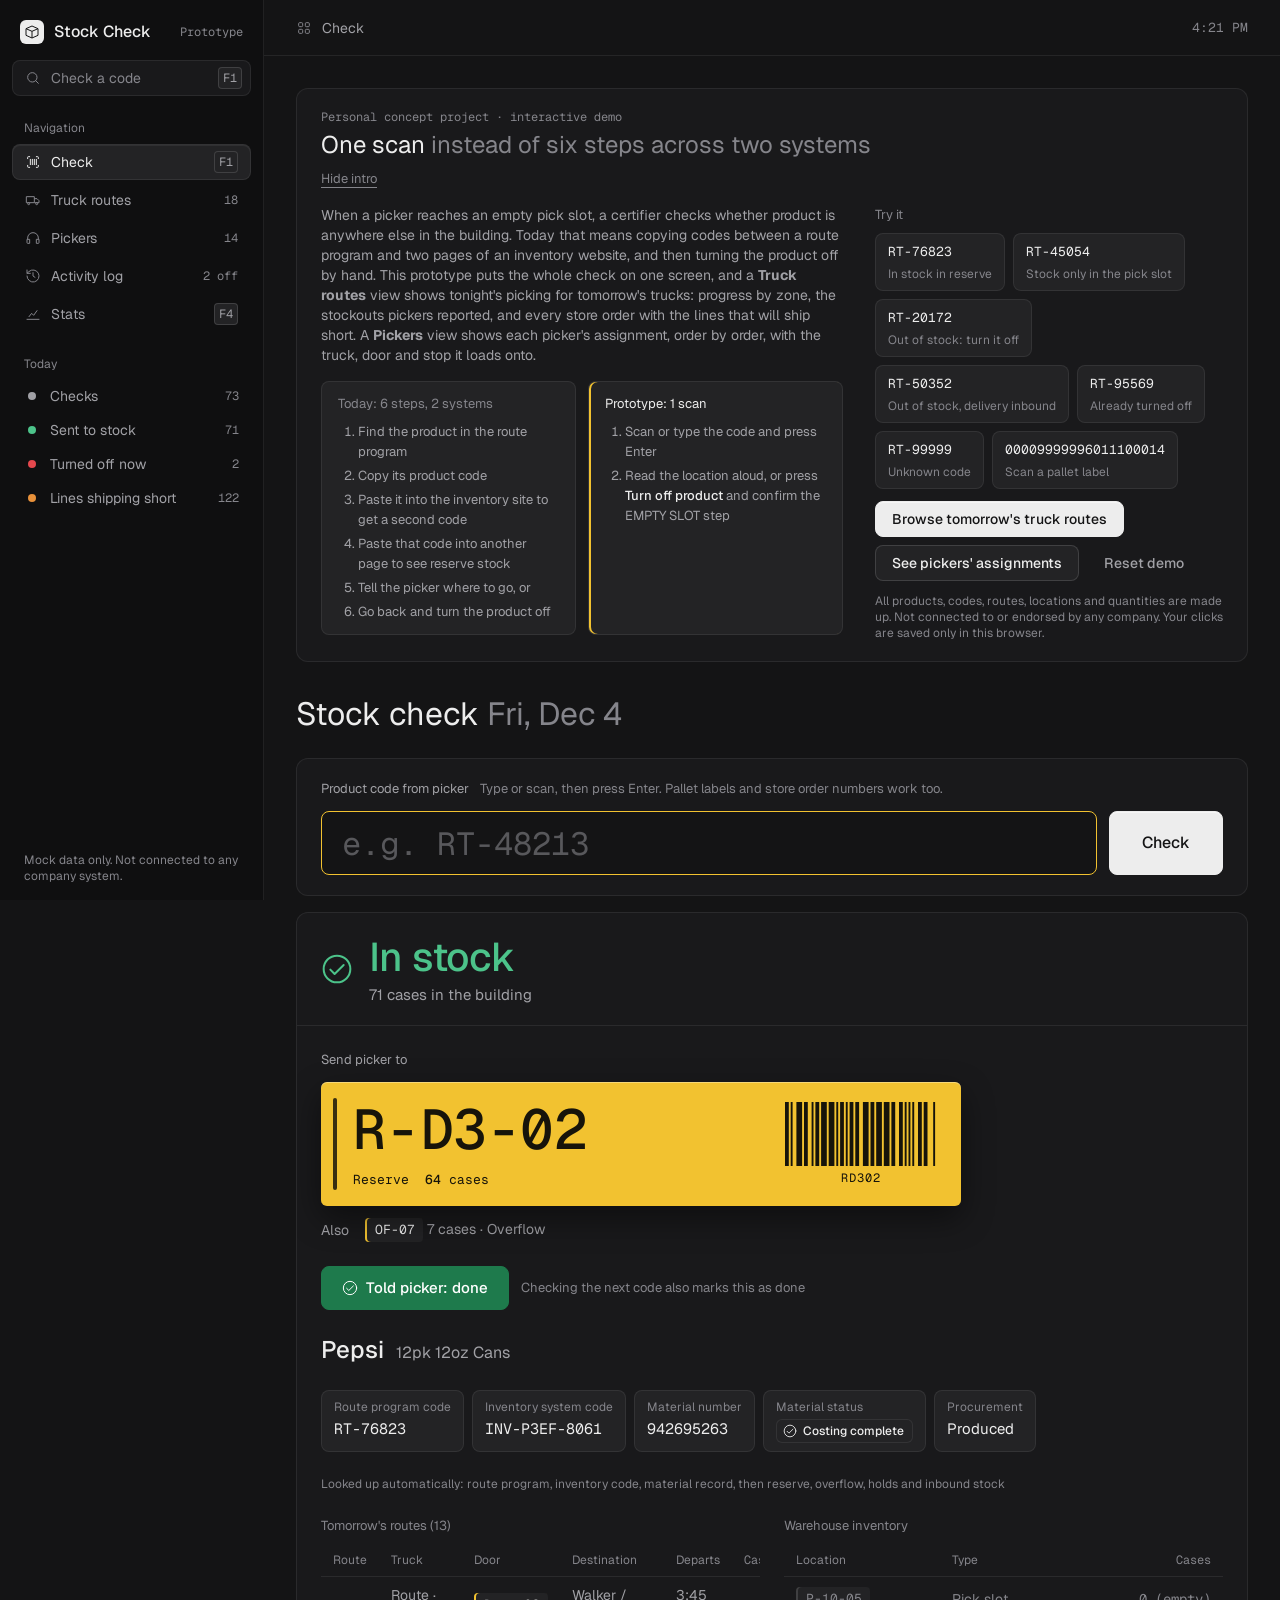
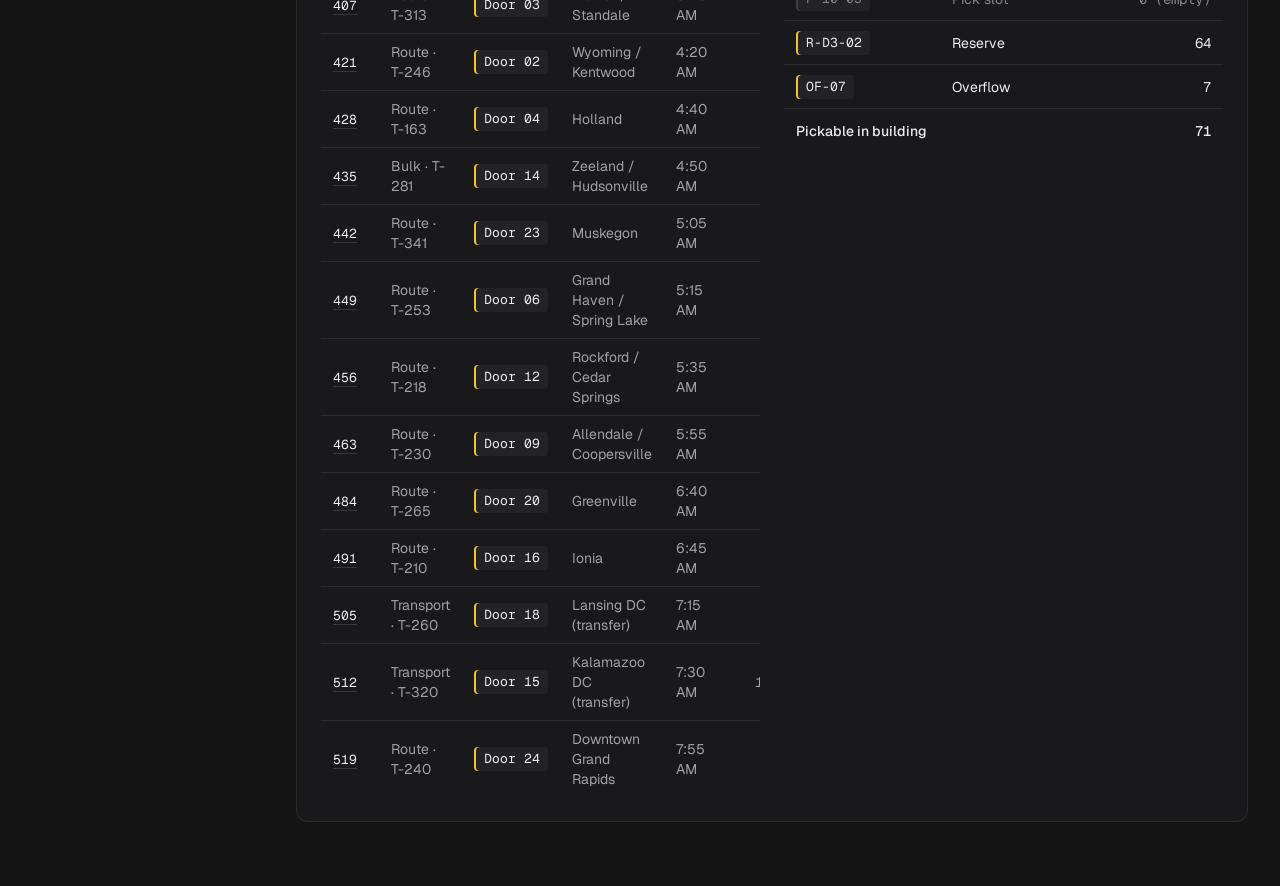
<file: docs/index.html>
<!doctype html>
<html lang="en">
<head>
<meta charset="utf-8">
<meta name="viewport" content="width=device-width, initial-scale=1, viewport-fit=cover">
<title>Stock Check</title>
<meta name="claude:viewport-fit-sides" content="cover">
<meta name="description" content="Prototype that combines a multi-system warehouse out-of-stock check into one screen. All data is made up.">
<link rel="stylesheet" href="https://fonts.googleapis.com/css2?family=Geist:wght@300;400;500;600&family=Geist+Mono:wght@400;500;600&display=swap">
<style>
/* Stock Check: a night-shift warehouse desk.
   Graphite surfaces stay quiet; the one bright thing is a location drawn as a real rack label,
   in safety yellow. Every other location code wears a thin strip of that yellow tape. */
:root {
  color-scheme: dark;

  --font-ui: "Geist", "Segoe UI", system-ui, -apple-system, Roboto, Arial, sans-serif;
  --font-mono: "Geist Mono", Consolas, "Cascadia Mono", ui-monospace, monospace;

  /* graphite ramp */
  --deep: #0f0f10;          /* sidebar */
  --bg: #141415;            /* page */
  --panel: #19191b;         /* card */
  --raised: #232325;        /* active row, input, chip */
  --raised-2: #2b2b2e;      /* hover on raised */
  --line: rgba(237, 237, 237, .08);
  --line-strong: rgba(237, 237, 237, .14);
  --ink: #ededed;           /* primary text */
  --ink-2: #a1a1a6;         /* secondary text */
  --muted: #85858b;         /* meta, icons, captions */
  --hover: rgba(237, 237, 237, .04);

  /* the one accent: safety yellow, like floor lines and rack labels */
  --accent: #f2c230;
  --accent-ink: #17140a;    /* text on yellow */
  --accent-soft: rgba(242, 194, 48, .12);

  --primary: #ededed;       /* primary button: off-white with dark text */
  --primary-hover: #ffffff;
  --primary-ink: #141415;

  /* semantic colors carry meaning only */
  --good: #4cc38a;
  --good-soft: rgba(76, 195, 138, .1);
  --good-line: rgba(76, 195, 138, .24);
  --good-solid: #1e7a4c;
  --good-solid-hover: #238a56;
  --bad: #e5484d;
  --bad-soft: rgba(229, 72, 77, .1);
  --bad-line: rgba(229, 72, 77, .26);
  --bad-solid: #c2363b;
  --bad-solid-hover: #d33f44;
  --warn: #e8913a;
  --warn-soft: rgba(232, 145, 58, .1);
  --warn-line: rgba(232, 145, 58, .26);

  --backdrop: rgba(0, 0, 0, .64);
  --shadow-float: 0 16px 48px rgba(0, 0, 0, .5);
  --highlight: inset 0 1px 0 rgba(255, 255, 255, .06);

  --r-sm: 8px;              /* rows, inputs, buttons */
  --r-md: 12px;             /* cards */
  --r-lg: 16px;             /* dialogs */
  --side-w: 264px;
  --ease: cubic-bezier(0.22, 1, 0.36, 1);
}

* { box-sizing: border-box; }
html, body { margin: 0; }
body {
  font: 400 14px/20px var(--font-ui);
  background: var(--bg);
  color: var(--ink);
  -webkit-font-smoothing: antialiased;
}
body::before { content: ""; position: fixed; inset: 0 0 auto; height: env(safe-area-inset-top, 0px); z-index: 30; background: var(--deep); }
kbd {
  display: inline-block; min-width: 20px; padding: 2px 4px; border-radius: 4px; text-align: center;
  font: 400 12px/16px var(--font-mono); color: var(--ink-2);
  background: var(--raised); border: 1px solid var(--line-strong);
}
.muted { color: var(--muted); }
.mono { font-family: var(--font-mono); }
h1, h2, h3 { text-wrap: balance; }
svg { flex: none; }
button, a, input, select, summary { transition: color 140ms var(--ease), background-color 140ms var(--ease), border-color 140ms var(--ease), opacity 140ms var(--ease); }
:focus-visible { outline: 2px solid var(--accent); outline-offset: 2px; }

/* ---------- shell ---------- */
.shell { display: grid; grid-template-columns: var(--side-w) minmax(0, 1fr); min-height: 100vh; }

.sidebar {
  position: sticky; top: env(safe-area-inset-top, 0px); height: 100vh; overflow-y: auto;
  display: flex; flex-direction: column;
  padding-block: 16px;
  padding-left: max(12px, env(safe-area-inset-left, 0px)); padding-right: 12px;
  background: var(--deep); border-right: 1px solid var(--line);
}
.side-head { display: flex; align-items: center; justify-content: space-between; height: 32px; padding: 0 8px; margin-bottom: 12px; }
.brand { display: flex; align-items: center; gap: 10px; }
.brand-mark { width: 24px; height: 24px; display: grid; place-items: center; border-radius: 6px; background: var(--ink); color: var(--primary-ink); }
.brand-mark svg { width: 16px; height: 16px; }
.brand-title { font-size: 16px; line-height: 20px; font-weight: 500; }
.side-tag { font: 400 12px/16px var(--font-mono); color: var(--muted); }

.side-search {
  font: inherit; display: flex; align-items: center; gap: 10px; width: 100%; height: 36px;
  padding: 0 8px 0 12px; border-radius: var(--r-sm); cursor: pointer;
  background: var(--panel); border: 1px solid var(--line); color: var(--muted);
}
.side-search svg { width: 16px; height: 16px; }
.side-search span { flex: 1; text-align: left; }
.side-search:hover { border-color: var(--line-strong); color: var(--ink-2); }

.side-label { font-size: 12px; line-height: 16px; color: var(--muted); padding: 0 12px; margin: 24px 0 8px; }
.nav { display: grid; gap: 2px; }
.tab {
  font: inherit; text-align: left;
  display: flex; align-items: center; gap: 10px; width: 100%; height: 36px;
  padding: 0 12px; border-radius: var(--r-sm); cursor: pointer;
  background: transparent; border: 1px solid transparent; color: var(--ink-2);
}
.tab svg { width: 16px; height: 16px; color: var(--muted); }
.tab span:first-of-type { flex: 1; }
.tab:hover { background: var(--hover); color: var(--ink); }
.tab.active { background: var(--raised); border-color: var(--line); color: var(--ink); box-shadow: var(--highlight); }
.tab.active svg { color: var(--ink); }
.nav-count { font: 400 12px/16px var(--font-mono); color: var(--muted); font-variant-numeric: tabular-nums; }
.badge[hidden] { display: none; }

.side-stats { list-style: none; margin: 0; padding: 0; display: grid; gap: 2px; }
.side-stats li { display: flex; align-items: center; gap: 10px; height: 32px; padding: 0 12px; color: var(--ink-2); }
.side-stats span { margin-left: auto; font: 400 12px/16px var(--font-mono); color: var(--muted); font-variant-numeric: tabular-nums; }
.dot { width: 8px; height: 8px; border-radius: 50%; display: inline-block; margin: 0 4px; }
.dot-blue { background: var(--ink-2); }
.dot-green { background: var(--good); }
.dot-red { background: var(--bad); }
.dot-amber { background: var(--warn); }
.side-foot { margin-top: auto; padding: 16px 12px 0; font-size: 12px; line-height: 16px; color: var(--muted); }

.main-col { min-width: 0; display: flex; flex-direction: column; }
.topbar {
  position: sticky; top: env(safe-area-inset-top, 0px); z-index: 10;
  display: flex; align-items: center; justify-content: space-between; gap: 16px; height: 56px;
  padding-left: max(32px, env(safe-area-inset-left, 0px)); padding-right: max(32px, env(safe-area-inset-right, 0px));
  background: var(--bg); border-bottom: 1px solid var(--line);
}
.crumb { display: flex; align-items: center; gap: 10px; color: var(--ink-2); }
.crumb svg { width: 16px; height: 16px; color: var(--muted); }
.clock { font: 400 13px/20px var(--font-mono); color: var(--muted); font-variant-numeric: tabular-nums; }

main {
  width: 100%; max-width: 1440px;
  padding-block: 32px 64px;
  padding-left: max(32px, env(safe-area-inset-left, 0px)); padding-right: max(32px, env(safe-area-inset-right, 0px));
}
.view { display: none; }
.view.active { display: block; animation: enter 320ms var(--ease) both; }
@keyframes enter { from { opacity: 0; transform: translateY(8px); } }
.page-title { font-size: 32px; line-height: 40px; font-weight: 400; margin: 0 0 24px; }
.page-title .dim { color: var(--muted); }

/* ---------- buttons ---------- */
.btn {
  font: inherit; font-weight: 500;
  height: 36px; padding: 0 16px; border-radius: var(--r-sm); cursor: pointer;
  border: 1px solid var(--line-strong); background: var(--raised); color: var(--ink);
  display: inline-flex; align-items: center; gap: 8px; justify-content: center;
  transition: background-color 140ms var(--ease), border-color 140ms var(--ease), color 140ms var(--ease), transform 120ms var(--ease);
}
.btn:hover { background: var(--raised-2); }
.btn:active { transform: scale(.98); }
.btn:disabled { opacity: .4; cursor: not-allowed; }
.btn-primary { background: var(--primary); border-color: var(--primary); color: var(--primary-ink); box-shadow: inset 0 1px 0 rgba(255, 255, 255, .5); }
.btn-primary:hover { background: var(--primary-hover); border-color: var(--primary-hover); }
.btn-danger { background: var(--bad-solid); border-color: var(--bad-solid); color: #fff; }
.btn-danger:hover { background: var(--bad-solid-hover); border-color: var(--bad-solid-hover); }
.btn-good { background: var(--good-solid); border-color: var(--good-solid); color: #fff; }
.btn-good:hover { background: var(--good-solid-hover); border-color: var(--good-solid-hover); }
.btn-ghost { border-color: transparent; background: transparent; color: var(--ink-2); }
.btn-ghost:hover { color: var(--ink); background: var(--hover); }
.btn-lg { height: 44px; padding: 0 20px; font-size: 15px; }
.btn-xl { height: auto; padding: 0 32px; font-size: 16px; }
.btn svg { width: 16px; height: 16px; }
.btn kbd { background: transparent; }

/* ---------- panels ---------- */
.card, .scan-form, .result, .tile { background: var(--panel); border: 1px solid var(--line); border-radius: var(--r-md); }
.card { padding: 20px 24px; margin-bottom: 16px; }
.card-head { display: flex; flex-wrap: wrap; justify-content: space-between; align-items: center; gap: 12px; margin-bottom: 16px; }
.card-head h2 { margin: 0; font-size: 16px; line-height: 24px; font-weight: 500; }
.card-label { font-size: 13px; line-height: 20px; color: var(--muted); }
.card-value { font-size: 24px; line-height: 32px; font-weight: 500; font-variant-numeric: tabular-nums; }

/* ---------- scan input ---------- */
.scan-form { padding: 20px 24px; margin-bottom: 16px; }
.scan-label { display: block; font-size: 13px; line-height: 20px; color: var(--ink-2); margin-bottom: 12px; }
.hint { color: var(--muted); margin-left: 8px; }
.scan-row { display: flex; gap: 12px; }
.scan-input {
  flex: 1; min-width: 0; height: 64px;
  font: 400 32px/40px var(--font-mono); text-transform: uppercase;
  padding: 0 20px; border-radius: var(--r-sm);
  background: var(--bg); color: var(--ink); border: 1px solid var(--line-strong);
}
.scan-input:focus { outline: none; border-color: var(--accent); }
.scan-input::placeholder { color: var(--muted); opacity: .6; text-transform: none; }

/* ---------- result card ---------- */
.result-area { min-width: 0; }
.result-area .empty-state {
  border: 1px dashed var(--line-strong); border-radius: var(--r-md);
  padding: 56px 24px; text-align: center; color: var(--muted);
}
.result { overflow: hidden; }
.verdict {
  --tone: var(--ink-2);
  display: flex; align-items: center; gap: 16px; padding: 20px 24px;
  border-bottom: 1px solid var(--line);
}
.verdict .icon { width: 32px; height: 32px; flex: none; color: var(--tone); }
.verdict .icon svg { width: 100%; height: 100%; }
.verdict-text { font-size: 40px; line-height: 48px; font-weight: 500; letter-spacing: -.02em; color: var(--tone); }
.verdict-sub { font-size: 15px; line-height: 20px; color: var(--ink-2); margin-top: 4px; }
.verdict.good { --tone: var(--good); }
.verdict.bad { --tone: var(--bad); }
.verdict.warn { --tone: var(--warn); }

.result-body { padding: 24px; display: grid; gap: 24px; }
.product-line { display: flex; flex-wrap: wrap; align-items: baseline; gap: 4px 12px; }
.product-name { font-size: 24px; line-height: 32px; font-weight: 500; }
.product-pack { font-size: 16px; line-height: 24px; color: var(--ink-2); }
.codes { display: flex; gap: 8px; flex-wrap: wrap; }
.code-chip { background: var(--raised); border: 1px solid var(--line); border-radius: var(--r-sm); padding: 8px 12px; min-height: 56px; }
.code-chip small { display: block; color: var(--muted); font-size: 12px; line-height: 16px; margin-bottom: 4px; }
.code-chip .mono { font-size: 15px; line-height: 20px; }
.lookup-steps { font-size: 12px; line-height: 16px; color: var(--muted); }

/* the moment: where to send the picker, drawn as a real rack label */
.send-to { display: grid; gap: 12px; }
.send-to-label { font-size: 13px; line-height: 20px; color: var(--ink-2); }
.rack-label {
  position: relative; display: grid; grid-template-columns: minmax(0, 1fr) auto; align-items: center; gap: 8px 24px;
  max-width: 640px; padding: 16px 24px 16px 32px; border-radius: 6px;
  background: var(--accent); color: var(--accent-ink);
  box-shadow: 0 1px 0 rgba(255, 255, 255, .35) inset, 0 12px 32px rgba(0, 0, 0, .45);
}
.rack-label::before {           /* the rack beam the label is stuck to */
  content: ""; position: absolute; left: 12px; top: 16px; bottom: 16px; width: 4px; border-radius: 2px; background: rgba(23, 20, 10, .85);
}
.rack-loc { font: 500 56px/64px var(--font-mono); letter-spacing: -.01em; }
.rack-meta { font: 400 13px/20px var(--font-mono); display: flex; gap: 16px; }
.rack-meta b { font-weight: 500; }
.rack-barcode { grid-row: 1 / span 2; grid-column: 2; display: grid; gap: 4px; justify-items: center; }
.rack-barcode svg { width: 152px; height: 64px; display: block; }
.rack-barcode span { font: 400 12px/16px var(--font-mono); letter-spacing: .08em; }
.send-more { display: flex; flex-wrap: wrap; gap: 8px 16px; align-items: center; color: var(--ink-2); }
.send-note { display: flex; gap: 8px; align-items: flex-start; color: var(--warn); }
.send-note svg { width: 16px; height: 16px; margin-top: 2px; }

/* signature: every location code wears a strip of the same yellow tape */
.loc {
  display: inline-flex; align-items: center; height: 24px; padding: 0 8px 0 10px; border-radius: 4px;
  font: 400 13px/20px var(--font-mono); color: var(--ink); white-space: nowrap;
  background: var(--raised); box-shadow: inset 2px 0 0 var(--accent);
}
.loc.empty { color: var(--muted); box-shadow: inset 2px 0 0 var(--line-strong); }

.action-row { display: flex; flex-wrap: wrap; gap: 12px; align-items: center; }
.action-row .muted { font-size: 13px; }

.reminder {
  border: 1px solid var(--line-strong); border-radius: var(--r-md); background: var(--raised);
  padding: 20px 24px; display: flex; gap: 16px; align-items: center; flex-wrap: wrap;
}
.reminder .icon { width: 32px; height: 32px; color: var(--ink-2); flex: none; }
.reminder .icon svg { width: 100%; height: 100%; }
.reminder-text { font-size: 24px; line-height: 32px; font-weight: 500; flex: 1; min-width: min(260px, 100%); }
.reminder-text b { background: var(--accent); color: var(--accent-ink); padding: 0 8px; border-radius: 4px; font-weight: 500; font-family: var(--font-mono); white-space: nowrap; }
.done-banner {
  border: 1px solid var(--good-line); background: var(--good-soft); color: var(--good);
  border-radius: var(--r-md); padding: 12px 16px; font-size: 15px; font-weight: 500;
  display: flex; align-items: center; gap: 10px;
}
.done-banner svg { width: 18px; height: 18px; }

.two-col { display: grid; grid-template-columns: 1fr 1fr; gap: 24px; }
.two-col > * { min-width: 0; }
.section-title { font-size: 13px; line-height: 20px; font-weight: 400; color: var(--muted); margin: 0 0 8px; }

/* ---------- tables ---------- */
.table-wrap { overflow-x: auto; }
.table { width: 100%; border-collapse: collapse; }
.table th { text-align: left; font-size: 12px; line-height: 16px; font-weight: 400; color: var(--muted); padding: 8px 12px; border-bottom: 1px solid var(--line); white-space: nowrap; }
.table td { padding: 8px 12px; height: 44px; border-bottom: 1px solid var(--line); vertical-align: middle; color: var(--ink-2); }
.table td b { color: var(--ink); font-weight: 500; }
.table .num { text-align: right; font-family: var(--font-mono); font-variant-numeric: tabular-nums; }
.table td.mono { color: var(--ink); }
.table tr.zero td { color: var(--muted); }
.table tr.highlight td { color: var(--ink); }
.table tr:last-child td { border-bottom: none; }
.truck { color: var(--ink) !important; font-family: var(--font-mono); }

/* ---------- status pills ---------- */
.pill {
  display: inline-flex; align-items: center; gap: 6px; height: 24px;
  font-size: 12px; line-height: 16px; font-weight: 500; padding: 0 8px 0 6px; border-radius: 6px; white-space: nowrap;
  border: 1px solid transparent;
}
.pill svg { width: 14px; height: 14px; }
.pill.good { background: var(--good-soft); color: var(--good); border-color: var(--good-line); }
.pill.bad { background: var(--bad-soft); color: var(--bad); border-color: var(--bad-line); }
.pill.warn { background: var(--warn-soft); color: var(--warn); border-color: var(--warn-line); }
.pill.info, .pill.neutral { background: var(--raised); color: var(--ink-2); border-color: var(--line); }
.pill.info { color: var(--ink); }

/* ---------- truck routes ---------- */
.routes-toolbar { display: flex; flex-wrap: wrap; align-items: center; gap: 12px; margin-bottom: 16px; }
.routes-toolbar[hidden] { display: none; }
.routes-toolbar .search { min-width: 280px; }
.select { min-width: 0 !important; cursor: pointer; }
.routes-hint { font-size: 13px; }
.route-row { cursor: pointer; }
.route-row:hover td { background: var(--hover); }
.route-row:focus-visible { outline: 2px solid var(--accent); outline-offset: -2px; }
.route-row .pill { margin: 2px 0; }

.back-btn { margin: -8px 0 12px -12px; padding: 0 12px 0 8px; }
.route-head { display: grid; grid-template-columns: minmax(0, 1fr) auto; gap: 16px 32px; align-items: end; }
.route-number { font: 500 40px/48px var(--font-mono); margin: 4px 0; }
.route-facts { display: flex; flex-wrap: wrap; gap: 16px 32px; align-items: flex-end; }
.fact { font-size: 24px; line-height: 32px; font-weight: 500; font-variant-numeric: tabular-nums; }
.fact .loc { height: 32px; font-size: 16px; }
.route-attention { grid-column: 1 / -1; display: flex; flex-wrap: wrap; align-items: center; gap: 8px 12px; padding-top: 16px; border-top: 1px solid var(--line); }
.toggle { margin-left: auto; display: inline-flex; align-items: center; gap: 8px; font-size: 13px; color: var(--ink-2); cursor: pointer; }
.toggle input { width: 16px; height: 16px; margin: 0; accent-color: var(--accent); }

.stop-card { padding: 16px 20px; }
.stop-head { display: flex; align-items: center; gap: 16px; margin-bottom: 12px; flex-wrap: wrap; }
.stop-num {
  width: 32px; height: 32px; border-radius: 50%; display: grid; place-items: center; flex: none;
  font: 500 13px/20px var(--font-mono); background: var(--raised); border: 1px solid var(--line-strong);
}
.stop-info { flex: 1; min-width: min(220px, 100%); display: grid; gap: 4px; }
.stop-name { font-weight: 500; font-size: 15px; line-height: 20px; color: var(--ink); }
.stop-info .muted { font-size: 13px; }
.stop-totals { display: flex; align-items: center; gap: 12px; font-size: 12px; color: var(--muted); }
.stop-empty { margin: 4px 0 0; font-size: 13px; }
.table tr.short td { background: var(--bad-soft); }

/* overview: progress by zone + stockouts */
#routes-overview[hidden] { display: none; }
.overview-grid { display: grid; grid-template-columns: minmax(0, 1fr); }
@media (min-width: 1900px) { .overview-grid { grid-template-columns: minmax(0, 5fr) minmax(0, 7fr); gap: 16px; align-items: start; } }
.card-sub { font-size: 13px; line-height: 20px; margin-top: 4px; }
.zone-table tr.total-row td { background: var(--raised); color: var(--ink); }
.bad-text { color: var(--bad); }
.pct-cell { white-space: nowrap; }
.pct-cell .mono { margin-left: 8px; font-size: 13px; color: var(--ink-2); }
.bar { display: inline-block; width: 72px; height: 4px; border-radius: 2px; background: var(--raised-2); overflow: hidden; vertical-align: middle; }
.bar i { display: block; height: 100%; background: var(--ink-2); border-radius: 2px; }
.route-facts .bar { width: 64px; margin-top: 8px; display: block; }
.routes-cell { font-size: 13px; white-space: nowrap; }
.stockout-table td:last-child, .route-table td.mono { white-space: nowrap; }

/* route detail extras */
.pallet { font-size: 12px; line-height: 16px; color: var(--muted); }
.pallet .mono { color: var(--ink-2); }
.stop-card.highlight-stop { border-color: var(--line-strong); box-shadow: inset 3px 0 0 var(--accent); }
.line-table td.zone { font-size: 12px; color: var(--muted); }
.line-table td.picker { font-size: 13px; white-space: nowrap; }

/* check result: material record, held/inbound stock, advice */
.chip-text { display: block; font-size: 15px; line-height: 20px; }
.code-chip .pill { margin-top: 0; }
.held-title { margin-top: 16px; }
.advice { display: flex; gap: 12px; align-items: flex-start; padding: 12px 16px; border-radius: var(--r-sm); border: 1px solid var(--line); background: var(--raised); color: var(--ink-2); }
.advice svg { width: 16px; height: 16px; flex: none; margin-top: 2px; color: var(--ink-2); }
.advice b { color: var(--ink); font-weight: 500; }
.advice.bad { background: var(--bad-soft); border-color: var(--bad-line); }
.advice.bad svg { color: var(--bad); }
.advice.warn { background: var(--warn-soft); border-color: var(--warn-line); }
.advice.warn svg { color: var(--warn); }

/* pickers */
.now-where { font-size: 13px; color: var(--ink); white-space: nowrap; }
.now-store { font-size: 12px; line-height: 16px; }
.pickers-note { font-size: 13px; margin: -4px 0 0; }
.truck-link { font-size: 13px; line-height: 20px; }
.code-link.small { font-size: 12px; }

.code-link {
  font: 400 13px/20px var(--font-mono); color: var(--ink); background: none; border: none; padding: 0; cursor: pointer; white-space: nowrap;
  text-decoration: underline; text-decoration-color: var(--line-strong); text-underline-offset: 4px;
}
.code-link:hover { text-decoration-color: var(--accent); }

/* ---------- log ---------- */
.search { font: inherit; height: 36px; padding: 0 12px; border-radius: var(--r-sm); min-width: 300px; background: var(--bg); color: var(--ink); border: 1px solid var(--line-strong); }
.search:focus { outline: none; border-color: var(--accent); }
.search::placeholder { color: var(--muted); }
.off-row { display: flex; align-items: center; gap: 16px; padding: 12px 0; border-bottom: 1px solid var(--line); flex-wrap: wrap; }
.off-row:last-child { border-bottom: none; padding-bottom: 0; }
.off-info { flex: 1; min-width: min(240px, 100%); }
.off-name { font-weight: 500; color: var(--ink); }
.off-info .muted { font-size: 13px; }

/* ---------- stats tiles: one lead figure, then compact ones ---------- */
.tiles { display: grid; grid-template-columns: minmax(0, 2fr) repeat(3, minmax(0, 1fr)); gap: 16px; margin-bottom: 16px; }
.tile { padding: 20px 24px; min-height: 120px; display: grid; align-content: start; gap: 4px; }
.tile-label { font-size: 13px; line-height: 20px; color: var(--muted); }
.tile-value { font-size: 32px; line-height: 40px; font-weight: 500; font-variant-numeric: tabular-nums; }
.tile:first-child .tile-value { font-size: 40px; line-height: 48px; letter-spacing: -.02em; }
.tile-sub { font-size: 13px; line-height: 20px; color: var(--ink-2); }
.legend { display: flex; flex-wrap: wrap; gap: 8px 16px; color: var(--muted); font-size: 13px; }
.legend span { display: inline-flex; align-items: center; gap: 8px; }
.swatch { display: inline-block; width: 16px; height: 0; border-top: 2px solid var(--accent); }
.swatch-dash { border-top: 2px dashed var(--muted); }

.chart { position: relative; height: 320px; }
.chart svg { display: block; width: 100%; height: 100%; overflow: visible; }
.chart .grid-line { stroke: var(--line); stroke-width: 1; }
.chart .axis-label { fill: var(--muted); font: 400 12px var(--font-mono); }
.chart .axis-label.now { fill: var(--ink); }
.chart .line-today { fill: none; stroke: var(--accent); stroke-width: 2; }
.chart .line-avg { fill: none; stroke: var(--muted); stroke-width: 1.5; stroke-dasharray: 4 4; }
.chart .pt { fill: var(--panel); stroke: var(--accent); stroke-width: 2; }
.chart .pt-label { fill: var(--ink); font: 500 12px var(--font-mono); }
.chart .crosshair { stroke: var(--line-strong); stroke-width: 1; }
.chart .hit { fill: transparent; cursor: default; }
.tooltip {
  position: absolute; pointer-events: none; z-index: 5;
  background: var(--raised); color: var(--ink); border: 1px solid var(--line-strong); padding: 8px 12px; border-radius: var(--r-sm);
  font-size: 13px; line-height: 20px; white-space: nowrap; transform: translate(-50%, calc(-100% - 12px)); display: none;
  box-shadow: var(--shadow-float);
}
.tooltip b { font-weight: 500; }
.table-toggle { margin-top: 16px; }
.table-toggle summary { cursor: pointer; color: var(--muted); }
.table-toggle summary:hover { color: var(--ink); }

/* ---------- dialog / toast ---------- */
.dialog { border: 1px solid var(--line-strong); border-radius: var(--r-lg); padding: 0; max-width: 520px; width: 92vw; box-shadow: var(--shadow-float); background: var(--panel); color: var(--ink); }
.dialog::backdrop { background: var(--backdrop); }
.dialog form { padding: 24px; }
.dialog h2 { margin: 0 0 8px; font-size: 20px; line-height: 28px; font-weight: 500; }
.dialog p { color: var(--ink-2); margin: 0 0 24px; font-size: 15px; line-height: 24px; }
.dialog p b { color: var(--ink); font-weight: 500; }
.dialog-actions { display: flex; flex-wrap: wrap; justify-content: flex-end; gap: 12px; }
.toast {
  position: fixed; bottom: calc(24px + env(safe-area-inset-bottom, 0px)); left: 50%; transform: translateX(-50%) translateY(8px);
  background: var(--raised); color: var(--ink); border: 1px solid var(--line-strong); padding: 8px 16px; border-radius: var(--r-sm); font-weight: 500;
  opacity: 0; pointer-events: none; max-width: calc(100vw - 32px); box-shadow: var(--shadow-float);
  transition: opacity 200ms var(--ease), transform 200ms var(--ease);
}
.toast.show { opacity: 1; transform: translateX(-50%) translateY(0); }

/* ---------- web demo intro (only in the shareable demo) ---------- */
.demo-intro { margin-bottom: 32px; }
.demo-intro details { background: var(--panel); border: 1px solid var(--line); border-radius: var(--r-md); padding: 20px 24px; }
.demo-intro summary { cursor: pointer; display: grid; gap: 4px; list-style: none; }
.demo-intro summary::-webkit-details-marker { display: none; }
.demo-intro summary::after { content: "Hide intro"; justify-self: start; font-size: 13px; color: var(--muted); margin-top: 4px; text-decoration: underline; text-underline-offset: 4px; }
.demo-intro details:not([open]) summary::after { content: "About this project"; }
.demo-eyebrow { font: 400 12px/16px var(--font-mono); color: var(--muted); }
.demo-title { font-size: 24px; line-height: 32px; font-weight: 400; }
.demo-title .dim { color: var(--muted); }
.demo-grid { display: grid; grid-template-columns: minmax(0, 3fr) minmax(0, 2fr); gap: 24px 32px; margin-top: 16px; }
.demo-story p { margin: 0 0 16px; max-width: 65ch; color: var(--ink-2); }
.demo-compare { display: grid; grid-template-columns: repeat(2, minmax(0, 1fr)); gap: 12px; }
.demo-compare > div { background: var(--raised); border: 1px solid var(--line); border-radius: var(--r-sm); padding: 12px 16px; }
.demo-compare > div:last-child { box-shadow: inset 2px 0 0 var(--accent); }
.demo-compare h3, .demo-try h3 { margin: 0 0 8px; font-size: 13px; line-height: 20px; font-weight: 400; color: var(--muted); }
.demo-compare > div:last-child h3 { color: var(--ink); }
.demo-compare ol { margin: 0; padding-left: 20px; font-size: 13px; color: var(--ink-2); display: grid; gap: 4px; }
.demo-compare ol b { color: var(--ink); font-weight: 500; }
.demo-chips { display: flex; flex-wrap: wrap; gap: 8px; }
.demo-chip {
  font: inherit; font-size: 12px; line-height: 16px; text-align: left; cursor: pointer;
  display: grid; gap: 4px; padding: 8px 12px; border-radius: var(--r-sm);
  background: var(--raised); border: 1px solid var(--line); color: var(--muted);
}
.demo-chip .mono { font-size: 13px; line-height: 20px; color: var(--ink); }
.demo-chip:hover { border-color: var(--line-strong); background: var(--raised-2); }
.demo-actions { display: flex; flex-wrap: wrap; gap: 8px; margin-top: 12px; }
.demo-note { margin: 12px 0 0; font-size: 12px; line-height: 16px; color: var(--muted); max-width: 60ch; }

/* ---------- responsive ---------- */
@media (max-width: 1150px) {
  .two-col { grid-template-columns: 1fr; }
  .demo-grid { grid-template-columns: 1fr; }
  .tiles { grid-template-columns: repeat(2, minmax(0, 1fr)); }
}

@media (max-width: 860px) {
  .shell { grid-template-columns: 1fr; }
  .sidebar {
    position: sticky; top: env(safe-area-inset-top, 0px); z-index: 20; height: auto; overflow: visible;
    flex-direction: row; flex-wrap: wrap; align-items: center; gap: 8px;
    padding-block: 12px;
    padding-left: max(16px, env(safe-area-inset-left, 0px)); padding-right: max(16px, env(safe-area-inset-right, 0px));
    border-right: none; border-bottom: 1px solid var(--line);
  }
  .side-head { padding: 0; margin: 0; flex: 1; }
  .side-search, .side-label, .side-stats, .side-foot, .nav-count:not(.badge) { display: none; }
  .nav { display: flex; flex: 1 1 100%; overflow-x: auto; gap: 4px; scrollbar-width: none; }
  .tab { width: auto; flex: none; height: 32px; padding: 0 12px; gap: 8px; }
  .topbar { display: none; }
  main {
    padding-block: 24px 48px;
    padding-left: max(16px, env(safe-area-inset-left, 0px)); padding-right: max(16px, env(safe-area-inset-right, 0px));
  }
  .page-title { font-size: 28px; line-height: 36px; margin-bottom: 16px; }
}

@media (max-width: 600px) {
  .dialog kbd { display: none; }
  .scan-form { padding: 16px; }
  .scan-input { height: 52px; font-size: 24px; padding: 0 12px; }
  .btn-xl { font-size: 15px; padding: 0 16px; }
  .hint { display: block; margin: 4px 0 0; }
  .verdict { padding: 16px; gap: 12px; }
  .verdict .icon { width: 24px; height: 24px; }
  .verdict-text { font-size: 28px; line-height: 36px; }
  .result-body { padding: 16px; gap: 20px; }
  .product-name { font-size: 20px; line-height: 28px; }
  .rack-label { grid-template-columns: 1fr; padding: 12px 16px 12px 28px; }
  .rack-loc { font-size: 40px; line-height: 48px; }
  .rack-barcode { grid-row: auto; grid-column: auto; justify-items: start; }
  .rack-barcode svg { width: 120px; height: 40px; }
  .reminder-text { font-size: 20px; line-height: 28px; }
  .search { min-width: 0; width: 100%; }
  .tiles { gap: 8px; }
  .tile { padding: 12px 16px; min-height: 0; }
  .tile-value, .tile:first-child .tile-value { font-size: 24px; line-height: 32px; letter-spacing: 0; }
  .tile-sub { font-size: 12px; line-height: 16px; }
  .chart { height: 240px; }
  .demo-compare { grid-template-columns: 1fr; }
  .demo-intro details { padding: 16px; }
  .route-head { grid-template-columns: 1fr; }
  .route-number { font-size: 32px; line-height: 40px; }
  .fact { font-size: 20px; line-height: 28px; }
  .toggle { margin-left: 0; }
  .routes-toolbar .search { min-width: 0; }
  .routes-hint { display: none; }
  .stop-card { padding: 16px; }
  /* Order lines become small stacked rows on a phone. */
  .stop-card thead { display: none; }
  .stop-card tbody tr { display: grid; grid-template-columns: auto auto auto 1fr; align-items: center; gap: 4px 12px; padding: 12px 8px; border-bottom: 1px solid var(--line); }
  .stop-card tbody tr:last-child { border-bottom: none; }
  .stop-card tbody tr.short { background: var(--bad-soft); border-radius: var(--r-sm); }
  .stop-card tbody td { border: none; padding: 0; height: auto; background: none !important; }
  .stop-card tbody td:first-child { grid-column: 1 / -1; }
  .stop-card tbody td.num { text-align: left; }
  .stop-card tbody td.num::after { content: " cs"; color: var(--muted); }
  .stop-card tbody td:nth-child(5) { justify-self: end; }
  .stop-card tbody td.picker { grid-column: 1 / -1; }
  .stop-card tbody td.picker:empty { display: none; }
}

@media (prefers-reduced-motion: reduce) {
  *, *::before, *::after { animation: none !important; transition: none !important; }
}

</style>
</head>
<body>

  <div class="shell">
    <aside class="sidebar">
      <div class="side-head">
        <div class="brand">
          <span class="brand-mark" aria-hidden="true">
            <svg viewBox="0 0 24 24"><path d="M3 7l9-4 9 4v10l-9 4-9-4z M3 7l9 4 9-4 M12 11v10" fill="none" stroke="currentColor" stroke-width="1.5" stroke-linejoin="round"/></svg>
          </span>
          <span class="brand-title">Stock Check</span>
        </div>
        <span class="side-tag">Prototype</span>
      </div>

      <button class="side-search" id="side-search" type="button">
        <svg viewBox="0 0 24 24" aria-hidden="true"><circle cx="11" cy="11" r="7" fill="none" stroke="currentColor" stroke-width="1.5"/><path d="M20 20l-4-4" stroke="currentColor" stroke-width="1.5" stroke-linecap="round"/></svg>
        <span>Check a code</span>
        <kbd>F1</kbd>
      </button>

      <div class="side-label">Navigation</div>
      <nav class="nav" role="tablist">
        <button class="tab active" data-view="check" data-label="Check" role="tab">
          <svg viewBox="0 0 24 24" aria-hidden="true"><path d="M4 7V5a1 1 0 0 1 1-1h2M17 4h2a1 1 0 0 1 1 1v2M20 17v2a1 1 0 0 1-1 1h-2M7 20H5a1 1 0 0 1-1-1v-2M8 8v8M11 8v8M14 8v8M17 8v8" fill="none" stroke="currentColor" stroke-width="1.5" stroke-linecap="round"/></svg>
          <span>Check</span><span class="nav-count"><kbd>F1</kbd></span>
        </button>
        <button class="tab" data-view="routes" data-label="Truck routes" role="tab">
          <svg viewBox="0 0 24 24" aria-hidden="true"><path d="M2 7h12v9H2zM14 10h4l3 3v3h-7M5.5 19a1.5 1.5 0 1 0 0-3 1.5 1.5 0 0 0 0 3zM17.5 19a1.5 1.5 0 1 0 0-3 1.5 1.5 0 0 0 0 3z" fill="none" stroke="currentColor" stroke-width="1.5" stroke-linejoin="round"/></svg>
          <span>Truck routes</span><span class="nav-count" id="routes-count"></span>
        </button>
        <button class="tab" data-view="pickers" data-label="Pickers" role="tab">
          <svg viewBox="0 0 24 24" aria-hidden="true"><path d="M4 14v-2a8 8 0 0 1 16 0v2M3 14h4v6H4a1 1 0 0 1-1-1zM21 14h-4v6h3a1 1 0 0 0 1-1z" fill="none" stroke="currentColor" stroke-width="1.5" stroke-linejoin="round"/></svg>
          <span>Pickers</span><span class="nav-count" id="pickers-count"></span>
        </button>
        <button class="tab" data-view="log" data-label="Activity log" role="tab">
          <svg viewBox="0 0 24 24" aria-hidden="true"><path d="M12 7v5l3 2M3 12a9 9 0 1 0 3-6.7L3 8M3 3v5h5" fill="none" stroke="currentColor" stroke-width="1.5" stroke-linecap="round" stroke-linejoin="round"/></svg>
          <span>Activity log</span><span class="nav-count" id="off-count"></span>
        </button>
        <button class="tab" data-view="stats" data-label="Stats" role="tab">
          <svg viewBox="0 0 24 24" aria-hidden="true"><path d="M3 20h18M6 16l4-5 3 3 5-7" fill="none" stroke="currentColor" stroke-width="1.5" stroke-linecap="round" stroke-linejoin="round"/></svg>
          <span>Stats</span><span class="nav-count"><kbd>F4</kbd></span>
        </button>
      </nav>

      <div class="side-label">Today</div>
      <ul class="side-stats" id="side-stats">
        <li><i class="dot dot-blue"></i>Checks<span id="ss-checks">–</span></li>
        <li><i class="dot dot-green"></i>Sent to stock<span id="ss-instock">–</span></li>
        <li><i class="dot dot-red"></i>Turned off now<span id="ss-off">–</span></li>
        <li><i class="dot dot-amber"></i>Lines shipping short<span id="ss-short">–</span></li>
      </ul>

      <div class="side-foot">Mock data only. Not connected to any company system.</div>
    </aside>

    <div class="main-col">
      <header class="topbar">
        <div class="crumb">
          <svg viewBox="0 0 24 24" aria-hidden="true"><rect x="4" y="4" width="6" height="6" rx="1.5" fill="none" stroke="currentColor" stroke-width="1.5"/><rect x="14" y="4" width="6" height="6" rx="1.5" fill="none" stroke="currentColor" stroke-width="1.5"/><rect x="4" y="14" width="6" height="6" rx="1.5" fill="none" stroke="currentColor" stroke-width="1.5"/><rect x="14" y="14" width="6" height="6" rx="1.5" fill="none" stroke="currentColor" stroke-width="1.5"/></svg>
          <span id="crumb-label">Check</span>
        </div>
        <div class="clock" id="clock"></div>
      </header>

      <main>
        <section class="demo-intro" aria-labelledby="demo-intro-title">
  <details id="demo-intro-details" open>
    <summary>
      <span class="demo-eyebrow">Personal concept project · interactive demo</span>
      <span id="demo-intro-title" class="demo-title">One scan <span class="dim">instead of six steps across two systems</span></span>
    </summary>
    <div class="demo-grid">
      <div class="demo-story">
        <p>When a picker reaches an empty pick slot, a certifier checks whether product is anywhere else in the building. Today that means copying codes between a route program and two pages of an inventory website, and then turning the product off by hand. This prototype puts the whole check on one screen, and a <b>Truck routes</b> view shows tonight's picking for tomorrow's trucks: progress by zone, the stockouts pickers reported, and every store order with the lines that will ship short. A <b>Pickers</b> view shows each picker's assignment, order by order, with the truck, door and stop it loads onto.</p>
        <div class="demo-compare">
          <div>
            <h3>Today: 6 steps, 2 systems</h3>
            <ol>
              <li>Find the product in the route program</li>
              <li>Copy its product code</li>
              <li>Paste it into the inventory site to get a second code</li>
              <li>Paste that code into another page to see reserve stock</li>
              <li>Tell the picker where to go, or</li>
              <li>Go back and turn the product off</li>
            </ol>
          </div>
          <div>
            <h3>Prototype: 1 scan</h3>
            <ol>
              <li>Scan or type the code and press Enter</li>
              <li>Read the location aloud, or press <b>Turn off product</b> and confirm the EMPTY SLOT step</li>
            </ol>
          </div>
        </div>
      </div>
      <div class="demo-try">
        <h3>Try it</h3>
        <div class="demo-chips">
          <button class="demo-chip" data-try="RT-76823"><span class="mono">RT-76823</span>In stock in reserve</button>
          <button class="demo-chip" data-try="RT-45054"><span class="mono">RT-45054</span>Stock only in the pick slot</button>
          <button class="demo-chip" data-try="RT-20172"><span class="mono">RT-20172</span>Out of stock: turn it off</button>
          <button class="demo-chip" data-try="RT-50352"><span class="mono">RT-50352</span>Out of stock, delivery inbound</button>
          <button class="demo-chip" data-try="RT-95569"><span class="mono">RT-95569</span>Already turned off</button>
          <button class="demo-chip" data-try="RT-99999"><span class="mono">RT-99999</span>Unknown code</button>
          <button class="demo-chip" data-try="00009999996011100014"><span class="mono">00009999996011100014</span>Scan a pallet label</button>
        </div>
        <div class="demo-actions">
          <button class="btn btn-primary" id="demo-routes">Browse tomorrow's truck routes</button>
          <button class="btn" id="demo-pickers">See pickers' assignments</button>
          <button class="btn btn-ghost" id="demo-reset">Reset demo</button>
        </div>
        <p class="demo-note">All products, codes, routes, locations and quantities are made up. Not connected to or endorsed by any company. Your clicks are saved only in this browser.</p>
      </div>
    </div>
  </details>
</section>

        <!-- CHECK ---------------------------------------------------------->
        <section id="view-check" class="view active">
          <h1 class="page-title">Stock check <span class="dim js-date"></span></h1>
          <form id="check-form" class="scan-form" autocomplete="off">
            <label for="check-input" class="scan-label">Product code from picker <span class="hint">Type or scan, then press Enter. Pallet labels and store order numbers work too.</span></label>
            <div class="scan-row">
              <input id="check-input" class="scan-input" placeholder="e.g. RT-48213" autofocus spellcheck="false">
              <button class="btn btn-primary btn-xl" type="submit">Check</button>
            </div>
          </form>
          <div id="check-result" class="result-area">
            <div class="empty-state">Scan or type a product code to check stock</div>
          </div>
        </section>

        <!-- ROUTES --------------------------------------------------------->
        <section id="view-routes" class="view">
          <h1 class="page-title">Truck routes <span class="dim" id="routes-title-count"></span></h1>
          <div id="routes-overview"></div>
          <div class="routes-toolbar" id="routes-toolbar">
            <input id="routes-search" class="search" placeholder="Search route, truck, door or area…" spellcheck="false" aria-label="Search routes">
            <select id="routes-type" class="search select" aria-label="Truck type">
              <option value="">All truck types</option>
              <option>Route</option>
              <option>Bulk</option>
              <option>Transport</option>
            </select>
            <span class="muted routes-hint">Click a route to see its stores and orders.</span>
          </div>
          <div id="routes-body"></div>
        </section>

        <!-- PICKERS -------------------------------------------------------->
        <section id="view-pickers" class="view">
          <h1 class="page-title">Pickers <span class="dim" id="pickers-title-count"></span></h1>
          <div id="pickers-body"></div>
        </section>

        <!-- LOG ------------------------------------------------------------>
        <section id="view-log" class="view">
          <h1 class="page-title">Activity <span class="dim js-date"></span></h1>
          <div class="card">
            <div class="card-head">
              <h2>Turned off right now</h2>
              <span class="muted">Turn a product back on when a delivery arrives.</span>
            </div>
            <div id="turned-off-list"></div>
          </div>
          <div class="card">
            <div class="card-head">
              <h2>Activity log</h2>
              <input id="log-search" class="search" placeholder="Search code, product, result…" spellcheck="false">
            </div>
            <div class="table-wrap">
              <table class="table">
                <thead><tr><th>Time</th><th>Product</th><th>Code</th><th>Result</th><th>Action taken</th><th class="num">Time spent</th></tr></thead>
                <tbody id="log-body"></tbody>
              </table>
            </div>
          </div>
        </section>

        <!-- STATS ---------------------------------------------------------->
        <section id="view-stats" class="view">
          <h1 class="page-title"><span class="js-month-name"></span> <span class="dim js-year"></span></h1>
          <div class="tiles" id="stat-tiles"></div>
          <div class="card">
            <div class="card-head">
              <div>
                <div class="card-label">Checks per hour</div>
                <div class="card-value" id="chart-total"></div>
              </div>
              <div class="legend">
                <span><i class="swatch swatch-line"></i>Today</span>
                <span><i class="swatch swatch-dash"></i>Previous 3-day average</span>
              </div>
            </div>
            <div class="chart" id="hour-chart"></div>
            <details class="table-toggle">
              <summary>Show as table</summary>
              <div id="hour-table"></div>
            </details>
          </div>
          <div class="card">
            <div class="card-head"><h2>Previous days</h2></div>
            <div id="day-table" class="table-wrap"></div>
          </div>
        </section>
      </main>
    </div>
  </div>

  <dialog id="confirm-dialog" class="dialog">
    <form method="dialog">
      <h2 id="confirm-title">Confirm</h2>
      <p id="confirm-body"></p>
      <div class="dialog-actions">
        <button class="btn btn-lg" value="cancel">Cancel <kbd>Esc</kbd></button>
        <button class="btn btn-danger btn-lg" value="ok" id="confirm-ok">Confirm</button>
      </div>
    </form>
  </dialog>

  <div id="toast" class="toast" role="status" aria-live="polite"></div>
  
<script>window.DEMO_SEED = {"products":[{"id":1,"route_code":"RT-45054","inventory_code":"INV-P5T4-6021","brand":"Mug","name":"Mug Root Beer","pack_size":"12pk 12oz Cans","is_active":1,"off_time":null,"material_number":"943200230","material_status":"Active","procurement":"Purchased"},{"id":2,"route_code":"RT-46700","inventory_code":"INV-QHAP-6918","brand":"Propel","name":"Propel Berry","pack_size":"24oz Bottle 12ct","is_active":1,"off_time":null,"material_number":"974735122","material_status":"Active","procurement":"Produced"},{"id":3,"route_code":"RT-43879","inventory_code":"INV-MZAK-7196","brand":"Pure Leaf","name":"Pure Leaf Sweet Tea","pack_size":"6pk 16.9oz Bottles","is_active":1,"off_time":null,"material_number":"910769567","material_status":"Active","procurement":"Purchased"},{"id":4,"route_code":"RT-47680","inventory_code":"INV-6VAY-3004","brand":"Mountain Dew","name":"Mountain Dew","pack_size":"20oz Bottle 24ct","is_active":1,"off_time":null,"material_number":"964133738","material_status":"Active","procurement":"Produced"},{"id":5,"route_code":"RT-76823","inventory_code":"INV-P3EF-8061","brand":"Pepsi","name":"Pepsi","pack_size":"12pk 12oz Cans","is_active":1,"off_time":null,"material_number":"942695263","material_status":"Costing complete","procurement":"Produced"},{"id":6,"route_code":"RT-60641","inventory_code":"INV-TBUF-1342","brand":"Pepsi","name":"Pepsi Zero Sugar","pack_size":"12pk 12oz Cans","is_active":1,"off_time":null,"material_number":"929535925","material_status":"Active","procurement":"Produced"},{"id":7,"route_code":"RT-12649","inventory_code":"INV-CVQT-0147","brand":"Bubly","name":"Bubly Lime","pack_size":"8pk 12oz Cans","is_active":1,"off_time":null,"material_number":"930169547","material_status":"Active","procurement":"Purchased"},{"id":8,"route_code":"RT-87420","inventory_code":"INV-BCA6-4810","brand":"Aquafina","name":"Aquafina Water","pack_size":"24pk 16.9oz Bottles","is_active":1,"off_time":null,"material_number":"937103374","material_status":"Active","procurement":"Purchased"},{"id":9,"route_code":"RT-35578","inventory_code":"INV-QS3A-2971","brand":"Brisk","name":"Brisk Lemon Iced Tea","pack_size":"1L Bottle 12ct","is_active":1,"off_time":null,"material_number":"961755543","material_status":"Active","procurement":"Purchased"},{"id":10,"route_code":"RT-87922","inventory_code":"INV-8WEH-2682","brand":"Bubly","name":"Bubly Blackberry","pack_size":"8pk 12oz Cans","is_active":1,"off_time":null,"material_number":"930431621","material_status":"Active","procurement":"Produced"},{"id":11,"route_code":"RT-31149","inventory_code":"INV-QYEP-8664","brand":"Starry","name":"Starry Lemon Lime","pack_size":"2L Bottle 8ct","is_active":1,"off_time":null,"material_number":"943366193","material_status":"Active","procurement":"Produced"},{"id":12,"route_code":"RT-11948","inventory_code":"INV-QVVY-8572","brand":"Pepsi","name":"Pepsi","pack_size":"6pk 16.9oz Bottles","is_active":1,"off_time":null,"material_number":"975712771","material_status":"Active","procurement":"Purchased"},{"id":13,"route_code":"RT-95569","inventory_code":"INV-93JY-5118","brand":"Starry","name":"Starry Lemon Lime","pack_size":"20oz Bottle 24ct","is_active":0,"off_time":"06:12:40","material_number":"952875606","material_status":"Active","procurement":"Purchased"},{"id":14,"route_code":"RT-14624","inventory_code":"INV-DVGX-7269","brand":"Pepsi","name":"Pepsi Wild Cherry","pack_size":"20oz Bottle 24ct","is_active":1,"off_time":null,"material_number":"966574310","material_status":"Active","procurement":"Purchased"},{"id":15,"route_code":"RT-66634","inventory_code":"INV-PF6W-8075","brand":"Rockstar","name":"Rockstar Original","pack_size":"16oz Can 12ct","is_active":1,"off_time":null,"material_number":"967088295","material_status":"Active","procurement":"Produced"},{"id":16,"route_code":"RT-44687","inventory_code":"INV-MH4F-9144","brand":"Aquafina","name":"Aquafina Water","pack_size":"1L Bottle 15ct","is_active":1,"off_time":null,"material_number":"960935804","material_status":"Active","procurement":"Purchased"},{"id":17,"route_code":"RT-77095","inventory_code":"INV-QAZ7-0752","brand":"Pepsi","name":"Pepsi Zero Sugar","pack_size":"20oz Bottle 24ct","is_active":1,"off_time":null,"material_number":"945886102","material_status":"Costing complete","procurement":"Purchased"},{"id":18,"route_code":"RT-92771","inventory_code":"INV-36AE-0914","brand":"Mountain Dew","name":"Mountain Dew","pack_size":"12pk 12oz Cans","is_active":1,"off_time":null,"material_number":"961176852","material_status":"Active","procurement":"Purchased"},{"id":19,"route_code":"RT-52428","inventory_code":"INV-URLT-5914","brand":"Starry","name":"Starry Lemon Lime","pack_size":"12pk 12oz Cans","is_active":0,"off_time":"06:21:40","material_number":"947918017","material_status":"Active","procurement":"Purchased"},{"id":20,"route_code":"RT-13131","inventory_code":"INV-GHG4-6546","brand":"Pepsi","name":"Diet Pepsi","pack_size":"2L Bottle 8ct","is_active":1,"off_time":null,"material_number":"920853666","material_status":"Costing complete","procurement":"Purchased"},{"id":21,"route_code":"RT-90146","inventory_code":"INV-5GSZ-2566","brand":"Pepsi","name":"Diet Pepsi","pack_size":"20oz Bottle 24ct","is_active":1,"off_time":null,"material_number":"961780740","material_status":"Active","procurement":"Purchased"},{"id":22,"route_code":"RT-94839","inventory_code":"INV-VCQM-4768","brand":"Mountain Dew","name":"Mountain Dew Baja Blast","pack_size":"20oz Bottle 24ct","is_active":1,"off_time":null,"material_number":"970669316","material_status":"Active","procurement":"Produced"},{"id":23,"route_code":"RT-20172","inventory_code":"INV-R65J-3369","brand":"Mountain Dew","name":"Diet Mountain Dew","pack_size":"20oz Bottle 24ct","is_active":1,"off_time":null,"material_number":"913981210","material_status":"Inactive","procurement":"Produced"},{"id":24,"route_code":"RT-69838","inventory_code":"INV-QH9H-1845","brand":"Mountain Dew","name":"Mountain Dew","pack_size":"2L Bottle 8ct","is_active":1,"off_time":null,"material_number":"955073836","material_status":"Active","procurement":"Purchased"},{"id":25,"route_code":"RT-67750","inventory_code":"INV-5DL3-4992","brand":"Pepsi","name":"Diet Pepsi","pack_size":"12pk 12oz Cans","is_active":1,"off_time":null,"material_number":"922334448","material_status":"Costing required","procurement":"Purchased"},{"id":26,"route_code":"RT-97928","inventory_code":"INV-T57E-4346","brand":"Starry","name":"Starry Zero Sugar","pack_size":"12pk 12oz Cans","is_active":1,"off_time":null,"material_number":"954458536","material_status":"Active","procurement":"Purchased"},{"id":27,"route_code":"RT-21139","inventory_code":"INV-22UR-9934","brand":"Pepsi","name":"Pepsi","pack_size":"24pk 12oz Cans","is_active":1,"off_time":null,"material_number":"984776779","material_status":"Active","procurement":"Purchased"},{"id":28,"route_code":"RT-33191","inventory_code":"INV-GHPU-6615","brand":"Mountain Dew","name":"Diet Mountain Dew","pack_size":"2L Bottle 8ct","is_active":1,"off_time":null,"material_number":"914933549","material_status":"Active","procurement":"Purchased"},{"id":29,"route_code":"RT-89770","inventory_code":"INV-RDQ7-7202","brand":"Pepsi","name":"Diet Pepsi","pack_size":"24pk 12oz Cans","is_active":1,"off_time":null,"material_number":"964388609","material_status":"Active","procurement":"Purchased"},{"id":30,"route_code":"RT-96911","inventory_code":"INV-VLWC-5323","brand":"Pepsi","name":"Pepsi Wild Cherry","pack_size":"12pk 12oz Cans","is_active":1,"off_time":null,"material_number":"964055957","material_status":"Active","procurement":"Purchased"},{"id":31,"route_code":"RT-26818","inventory_code":"INV-465X-9006","brand":"Brisk","name":"Brisk Lemon Iced Tea","pack_size":"12pk 12oz Cans","is_active":1,"off_time":null,"material_number":"998443614","material_status":"Active","procurement":"Purchased"},{"id":32,"route_code":"RT-65437","inventory_code":"INV-939P-8086","brand":"Starry","name":"Starry Zero Sugar","pack_size":"20oz Bottle 24ct","is_active":1,"off_time":null,"material_number":"950081861","material_status":"Active","procurement":"Purchased"},{"id":33,"route_code":"RT-65576","inventory_code":"INV-9TJM-9635","brand":"Pepsi","name":"Pepsi","pack_size":"2L Bottle 8ct","is_active":1,"off_time":null,"material_number":"932079576","material_status":"Active","procurement":"Purchased"},{"id":34,"route_code":"RT-43824","inventory_code":"INV-WVWW-8118","brand":"Pure Leaf","name":"Pure Leaf Sweet Tea","pack_size":"18.5oz Bottle 12ct","is_active":1,"off_time":null,"material_number":"985480819","material_status":"Active","procurement":"Purchased"},{"id":35,"route_code":"RT-24777","inventory_code":"INV-QTUZ-9604","brand":"Gatorade","name":"Gatorade Cool Blue","pack_size":"20oz Bottle 24ct","is_active":1,"off_time":null,"material_number":"970852909","material_status":"Costing complete","procurement":"Purchased"},{"id":36,"route_code":"RT-50352","inventory_code":"INV-XS3B-7319","brand":"Mountain Dew","name":"Mountain Dew","pack_size":"6pk 16.9oz Bottles","is_active":1,"off_time":null,"material_number":"923454515","material_status":"Active","procurement":"Purchased"},{"id":37,"route_code":"RT-71748","inventory_code":"INV-BTSA-2737","brand":"Gatorade","name":"Gatorade Zero Glacier Freeze","pack_size":"20oz Bottle 24ct","is_active":1,"off_time":null,"material_number":"910341415","material_status":"Active","procurement":"Purchased"},{"id":38,"route_code":"RT-63194","inventory_code":"INV-3M3A-1529","brand":"Gatorade","name":"Gatorade Fruit Punch","pack_size":"12oz Bottle 24ct","is_active":1,"off_time":null,"material_number":"948304510","material_status":"Active","procurement":"Purchased"},{"id":39,"route_code":"RT-67676","inventory_code":"INV-WNUF-4888","brand":"Aquafina","name":"Aquafina Water","pack_size":"20oz Bottle 24ct","is_active":1,"off_time":null,"material_number":"982860354","material_status":"Active","procurement":"Purchased"},{"id":40,"route_code":"RT-23750","inventory_code":"INV-27MJ-5816","brand":"Gatorade","name":"Gatorade Lemon-Lime","pack_size":"20oz Bottle 24ct","is_active":1,"off_time":null,"material_number":"998288565","material_status":"Active","procurement":"Purchased"},{"id":41,"route_code":"RT-54781","inventory_code":"INV-PTS6-0687","brand":"Bubly","name":"Bubly Grapefruit","pack_size":"8pk 12oz Cans","is_active":1,"off_time":null,"material_number":"916422106","material_status":"Active","procurement":"Purchased"},{"id":42,"route_code":"RT-22641","inventory_code":"INV-4DVD-7627","brand":"Gatorade","name":"Gatorade Zero Glacier Freeze","pack_size":"28oz Bottle 15ct","is_active":1,"off_time":null,"material_number":"977792869","material_status":"Active","procurement":"Produced"},{"id":43,"route_code":"RT-84535","inventory_code":"INV-6A7V-0659","brand":"Mountain Dew","name":"Mountain Dew","pack_size":"24pk 12oz Cans","is_active":1,"off_time":null,"material_number":"944841486","material_status":"Active","procurement":"Purchased"},{"id":44,"route_code":"RT-40375","inventory_code":"INV-BRQH-7878","brand":"Pepsi","name":"Pepsi Zero Sugar","pack_size":"2L Bottle 8ct","is_active":1,"off_time":null,"material_number":"982906838","material_status":"Active","procurement":"Purchased"},{"id":45,"route_code":"RT-61522","inventory_code":"INV-48UP-1058","brand":"Mountain Dew","name":"Diet Mountain Dew","pack_size":"12pk 12oz Cans","is_active":1,"off_time":null,"material_number":"985866461","material_status":"Active","procurement":"Purchased"},{"id":46,"route_code":"RT-10614","inventory_code":"INV-Y2NN-9821","brand":"Gatorade","name":"Gatorade Cool Blue","pack_size":"12oz Bottle 24ct","is_active":1,"off_time":null,"material_number":"925876626","material_status":"Active","procurement":"Purchased"},{"id":47,"route_code":"RT-99271","inventory_code":"INV-T2PK-8467","brand":"Mountain Dew","name":"Mountain Dew Baja Blast","pack_size":"12pk 12oz Cans","is_active":1,"off_time":null,"material_number":"956727172","material_status":"Active","procurement":"Purchased"},{"id":48,"route_code":"RT-94915","inventory_code":"INV-LPHS-2413","brand":"Pepsi","name":"Pepsi","pack_size":"20oz Bottle 24ct","is_active":1,"off_time":null,"material_number":"960191130","material_status":"Active","procurement":"Purchased"},{"id":49,"route_code":"RT-27461","inventory_code":"INV-K6E6-0985","brand":"Gatorade","name":"Gatorade Fruit Punch","pack_size":"20oz Bottle 24ct","is_active":1,"off_time":null,"material_number":"966268809","material_status":"Active","procurement":"Purchased"},{"id":50,"route_code":"RT-78844","inventory_code":"INV-3NPZ-6761","brand":"Lipton","name":"Lipton Green Tea Citrus","pack_size":"16.9oz Bottle 12ct","is_active":1,"off_time":null,"material_number":"980111486","material_status":"Active","procurement":"Purchased"}],"locations":{"P-10-01":"pick","P-10-02":"pick","P-10-03":"pick","P-10-04":"pick","P-10-05":"pick","P-10-06":"pick","P-11-01":"pick","P-11-02":"pick","P-11-03":"pick","P-11-04":"pick","P-11-05":"pick","P-11-06":"pick","P-12-01":"pick","P-12-02":"pick","P-12-03":"pick","P-12-04":"pick","P-12-05":"pick","P-12-06":"pick","P-13-01":"pick","P-13-02":"pick","P-13-03":"pick","P-13-04":"pick","P-13-05":"pick","P-13-06":"pick","P-14-01":"pick","P-14-02":"pick","P-14-03":"pick","P-14-04":"pick","P-14-05":"pick","P-14-06":"pick","P-15-01":"pick","P-15-02":"pick","P-15-03":"pick","P-15-04":"pick","P-15-05":"pick","P-15-06":"pick","P-16-01":"pick","P-16-02":"pick","P-16-03":"pick","P-16-04":"pick","P-16-05":"pick","P-16-06":"pick","P-17-01":"pick","P-17-02":"pick","P-17-03":"pick","P-17-04":"pick","P-17-05":"pick","P-17-06":"pick","P-18-01":"pick","P-18-02":"pick","R-D2-06":"reserve","R-D3-02":"reserve","R-D1-03":"reserve","R-D1-04":"reserve","R-D4-04":"reserve","OF-07":"overflow","R-A3-05":"reserve","R-D4-01":"reserve","R-C1-02":"reserve","R-B2-04":"reserve","R-B3-01":"reserve","OF-08":"overflow","R-C1-01":"reserve","R-C1-04":"reserve","R-A4-02":"reserve","R-C2-06":"reserve","R-A4-03":"reserve","R-C3-05":"reserve","R-A2-04":"reserve","R-C2-02":"reserve","R-B4-05":"reserve","R-B2-01":"reserve","R-C4-06":"reserve","OF-05":"overflow","OF-01":"overflow","R-A2-01":"reserve","R-D1-02":"reserve","R-B2-06":"reserve","OF-02":"overflow","R-A3-06":"reserve","OF-09":"overflow","R-D2-05":"reserve","OF-03":"overflow"},"inventory":[[1,"P-10-01",30],[2,"P-10-02",0],[2,"R-D2-06",75],[2,"OF-02",9],[3,"P-10-03",23],[4,"P-10-04",16],[4,"R-C4-06",32],[5,"P-10-05",0],[5,"R-D3-02",64],[5,"OF-07",7],[6,"P-10-06",23],[7,"P-11-01",8],[7,"R-B2-01",108],[8,"P-11-02",27],[9,"P-11-03",0],[9,"R-A2-04",42],[10,"P-11-04",20],[10,"R-B2-04",51],[11,"P-11-05",23],[12,"P-11-06",6],[12,"R-A3-05",53],[13,"P-12-01",0],[14,"P-12-02",36],[15,"P-12-03",29],[16,"P-12-04",27],[17,"P-12-05",28],[17,"R-A2-01",119],[18,"P-12-06",8],[19,"P-13-01",0],[20,"P-13-02",19],[20,"R-D1-02",88],[21,"P-13-03",37],[21,"R-C1-04",109],[22,"P-13-04",0],[22,"R-C2-02",78],[23,"P-13-05",0],[24,"P-13-06",10],[24,"R-D2-05",93],[25,"P-14-01",0],[26,"P-14-02",20],[26,"R-B4-05",51],[27,"P-14-03",26],[28,"P-14-04",37],[28,"R-D4-01",78],[29,"P-14-05",0],[29,"R-A3-06",66],[29,"OF-09",33],[30,"P-14-06",0],[30,"R-B3-01",87],[30,"OF-01",33],[31,"P-15-01",8],[32,"P-15-02",27],[32,"R-C1-02",85],[33,"P-15-03",0],[33,"R-D1-03",36],[33,"OF-05",19],[34,"P-15-04",12],[35,"P-15-05",0],[35,"R-C2-06",58],[35,"OF-08",12],[36,"P-15-06",0],[37,"P-16-01",0],[37,"R-A4-02",31],[38,"P-16-02",0],[38,"R-D1-04",38],[38,"OF-03",39],[39,"P-16-03",33],[40,"P-16-04",0],[40,"R-D4-04",34],[41,"P-16-05",0],[42,"P-16-06",33],[42,"R-C3-05",20],[43,"P-17-01",0],[44,"P-17-02",12],[44,"R-B2-06",108],[45,"P-17-03",0],[45,"R-C1-01",25],[46,"P-17-04",22],[46,"R-A4-03",92],[47,"P-17-05",7],[48,"P-17-06",0],[49,"P-18-01",19],[50,"P-18-02",4]],"routes":[{"id":1,"route_number":"407","truck_type":"Route","truck_number":"T-313","destination":"Walker / Standale","door":"Door 03","depart_day":1,"depart_time":"03:45:00"},{"id":2,"route_number":"414","truck_type":"Route","truck_number":"T-212","destination":"Grandville / Jenison","door":"Door 01","depart_day":1,"depart_time":"04:10:00"},{"id":3,"route_number":"421","truck_type":"Route","truck_number":"T-246","destination":"Wyoming / Kentwood","door":"Door 02","depart_day":1,"depart_time":"04:20:00"},{"id":4,"route_number":"428","truck_type":"Route","truck_number":"T-163","destination":"Holland","door":"Door 04","depart_day":1,"depart_time":"04:40:00"},{"id":5,"route_number":"435","truck_type":"Bulk","truck_number":"T-281","destination":"Zeeland / Hudsonville","door":"Door 14","depart_day":1,"depart_time":"04:50:00"},{"id":6,"route_number":"442","truck_type":"Route","truck_number":"T-341","destination":"Muskegon","door":"Door 23","depart_day":1,"depart_time":"05:05:00"},{"id":7,"route_number":"449","truck_type":"Route","truck_number":"T-253","destination":"Grand Haven / Spring Lake","door":"Door 06","depart_day":1,"depart_time":"05:15:00"},{"id":8,"route_number":"456","truck_type":"Route","truck_number":"T-218","destination":"Rockford / Cedar Springs","door":"Door 12","depart_day":1,"depart_time":"05:35:00"},{"id":9,"route_number":"463","truck_type":"Route","truck_number":"T-230","destination":"Allendale / Coopersville","door":"Door 09","depart_day":1,"depart_time":"05:55:00"},{"id":10,"route_number":"470","truck_type":"Bulk","truck_number":"T-267","destination":"Lowell / Ada","door":"Door 07","depart_day":1,"depart_time":"06:10:00"},{"id":11,"route_number":"477","truck_type":"Route","truck_number":"T-228","destination":"Caledonia / Byron Center","door":"Door 08","depart_day":1,"depart_time":"06:25:00"},{"id":12,"route_number":"484","truck_type":"Route","truck_number":"T-265","destination":"Greenville","door":"Door 20","depart_day":1,"depart_time":"06:40:00"},{"id":13,"route_number":"491","truck_type":"Route","truck_number":"T-210","destination":"Ionia","door":"Door 16","depart_day":1,"depart_time":"06:45:00"},{"id":14,"route_number":"498","truck_type":"Route","truck_number":"T-203","destination":"Big Rapids","door":"Door 22","depart_day":1,"depart_time":"07:05:00"},{"id":15,"route_number":"505","truck_type":"Transport","truck_number":"T-260","destination":"Lansing DC (transfer)","door":"Door 18","depart_day":1,"depart_time":"07:15:00"},{"id":16,"route_number":"512","truck_type":"Transport","truck_number":"T-320","destination":"Kalamazoo DC (transfer)","door":"Door 15","depart_day":1,"depart_time":"07:30:00"},{"id":17,"route_number":"519","truck_type":"Route","truck_number":"T-240","destination":"Downtown Grand Rapids","door":"Door 24","depart_day":1,"depart_time":"07:55:00"},{"id":18,"route_number":"526","truck_type":"Route","truck_number":"T-397","destination":"Cascade / Forest Hills","door":"Door 21","depart_day":1,"depart_time":"08:05:00"}],"route_items":[[1,1,4],[1,4,24],[1,5,20],[1,6,10],[1,7,16],[1,8,13],[1,9,7],[1,11,6],[1,12,8],[1,15,17],[1,16,6],[1,18,4],[1,19,46],[1,23,8],[1,26,9],[1,27,29],[1,28,1],[1,29,18],[1,34,13],[1,35,11],[1,37,2],[1,38,21],[1,39,7],[1,41,20],[1,43,9],[1,45,2],[1,46,23],[1,47,21],[1,48,4],[1,49,10],[1,50,22],[2,1,21],[2,2,12],[2,3,45],[2,6,36],[2,7,7],[2,8,10],[2,9,14],[2,10,6],[2,12,3],[2,14,40],[2,17,1],[2,18,34],[2,20,36],[2,21,52],[2,23,19],[2,24,20],[2,25,8],[2,26,63],[2,27,8],[2,28,24],[2,29,19],[2,30,34],[2,31,36],[2,32,22],[2,33,9],[2,34,28],[2,35,21],[2,38,33],[2,39,37],[2,40,18],[2,41,39],[2,42,15],[2,43,20],[2,44,2],[2,45,16],[2,46,20],[2,47,40],[2,48,7],[2,49,22],[3,1,38],[3,2,1],[3,3,49],[3,4,2],[3,5,13],[3,9,16],[3,12,3],[3,14,40],[3,15,9],[3,16,24],[3,18,11],[3,21,5],[3,22,5],[3,24,17],[3,25,16],[3,29,18],[3,30,8],[3,31,18],[3,32,27],[3,34,23],[3,35,18],[3,36,6],[3,37,8],[3,38,45],[3,40,7],[3,43,19],[3,44,11],[3,46,73],[3,48,19],[3,49,42],[3,50,15],[4,1,22],[4,3,15],[4,5,10],[4,6,17],[4,7,8],[4,9,40],[4,10,23],[4,11,25],[4,12,30],[4,13,12],[4,14,10],[4,16,5],[4,17,38],[4,18,20],[4,20,18],[4,22,4],[4,23,44],[4,24,58],[4,25,8],[4,27,2],[4,28,7],[4,29,9],[4,30,24],[4,31,19],[4,32,29],[4,33,7],[4,34,42],[4,36,6],[4,38,1],[4,39,36],[4,40,16],[4,41,15],[4,42,9],[4,43,12],[4,46,21],[4,47,13],[4,48,18],[4,49,23],[5,2,42],[5,3,45],[5,4,19],[5,5,39],[5,6,69],[5,8,16],[5,12,28],[5,14,96],[5,18,41],[5,20,62],[5,23,42],[5,24,48],[5,27,70],[5,31,34],[5,32,15],[5,35,46],[5,41,32],[5,42,97],[5,45,13],[5,46,67],[5,47,39],[5,48,51],[5,49,15],[5,50,70],[6,1,6],[6,2,37],[6,3,7],[6,4,8],[6,5,4],[6,6,6],[6,7,15],[6,8,40],[6,9,27],[6,10,36],[6,11,18],[6,12,4],[6,13,30],[6,14,30],[6,15,20],[6,16,19],[6,17,38],[6,18,39],[6,19,14],[6,21,11],[6,23,23],[6,24,18],[6,25,26],[6,26,6],[6,28,9],[6,29,8],[6,31,20],[6,32,16],[6,33,18],[6,34,2],[6,37,13],[6,38,17],[6,39,23],[6,40,9],[6,41,17],[6,43,1],[6,45,19],[6,46,1],[6,47,8],[6,48,58],[6,50,40],[7,2,9],[7,4,16],[7,5,19],[7,6,14],[7,7,21],[7,8,34],[7,9,21],[7,11,4],[7,12,3],[7,13,3],[7,14,18],[7,15,1],[7,16,13],[7,18,20],[7,19,1],[7,21,21],[7,22,6],[7,23,17],[7,24,37],[7,30,4],[7,31,11],[7,34,23],[7,36,17],[7,39,10],[7,40,25],[7,41,3],[7,42,24],[7,43,2],[7,44,36],[7,47,31],[7,48,3],[7,49,21],[8,1,6],[8,2,20],[8,3,28],[8,4,4],[8,5,34],[8,6,15],[8,7,51],[8,8,24],[8,9,11],[8,11,24],[8,14,54],[8,15,5],[8,18,26],[8,22,24],[8,23,17],[8,26,18],[8,28,6],[8,31,14],[8,35,3],[8,36,47],[8,37,6],[8,38,37],[8,39,3],[8,44,8],[8,45,7],[8,46,2],[8,47,3],[8,49,12],[8,50,4],[9,1,8],[9,2,2],[9,3,20],[9,4,23],[9,5,7],[9,6,21],[9,7,12],[9,8,8],[9,10,4],[9,13,6],[9,14,4],[9,15,22],[9,16,20],[9,17,8],[9,18,22],[9,20,25],[9,24,46],[9,25,36],[9,26,48],[9,27,22],[9,28,26],[9,29,7],[9,30,15],[9,32,2],[9,34,4],[9,36,23],[9,37,6],[9,38,21],[9,39,36],[9,42,20],[9,43,8],[9,44,3],[9,45,23],[10,9,61],[10,11,45],[10,12,57],[10,14,63],[10,17,60],[10,20,24],[10,22,38],[10,23,40],[10,25,63],[10,26,60],[10,27,45],[10,28,108],[10,29,65],[10,35,16],[10,36,62],[10,38,41],[10,40,55],[10,44,24],[10,47,45],[10,48,36],[10,50,22],[11,1,3],[11,2,6],[11,3,35],[11,4,36],[11,6,56],[11,7,9],[11,8,9],[11,9,8],[11,10,23],[11,11,16],[11,12,12],[11,15,13],[11,16,32],[11,17,4],[11,18,28],[11,20,14],[11,21,17],[11,22,31],[11,23,16],[11,24,9],[11,25,11],[11,27,11],[11,28,21],[11,30,12],[11,33,7],[11,36,16],[11,38,17],[11,39,22],[11,41,30],[11,42,27],[11,43,44],[11,44,21],[11,45,13],[11,46,51],[11,47,23],[11,48,21],[11,50,11],[12,2,33],[12,3,2],[12,5,6],[12,6,33],[12,8,18],[12,9,96],[12,10,24],[12,11,17],[12,13,23],[12,14,23],[12,15,10],[12,17,9],[12,18,22],[12,19,36],[12,20,1],[12,22,15],[12,24,61],[12,25,15],[12,26,24],[12,27,35],[12,28,14],[12,29,24],[12,31,32],[12,32,34],[12,34,24],[12,35,6],[12,36,36],[12,37,20],[12,39,14],[12,40,3],[12,41,14],[12,43,20],[12,44,17],[12,45,18],[12,46,22],[12,47,23],[12,48,11],[12,49,10],[12,50,7],[13,2,20],[13,3,20],[13,4,61],[13,5,24],[13,6,8],[13,7,10],[13,8,11],[13,9,19],[13,12,58],[13,13,40],[13,14,24],[13,15,9],[13,17,36],[13,18,22],[13,19,38],[13,20,13],[13,21,10],[13,22,6],[13,24,30],[13,25,15],[13,26,40],[13,29,34],[13,30,19],[13,31,38],[13,33,32],[13,34,19],[13,35,19],[13,37,1],[13,38,6],[13,39,13],[13,40,2],[13,41,7],[13,42,17],[13,43,24],[13,44,17],[13,45,20],[13,46,19],[13,47,31],[13,49,42],[13,50,13],[14,1,15],[14,2,4],[14,4,3],[14,7,11],[14,8,2],[14,10,4],[14,11,11],[14,12,23],[14,15,46],[14,18,1],[14,19,1],[14,21,8],[14,22,13],[14,23,26],[14,24,17],[14,26,8],[14,28,12],[14,33,4],[14,34,23],[14,35,17],[14,36,4],[14,37,18],[14,38,14],[14,39,3],[14,41,2],[14,43,20],[14,44,6],[14,45,20],[14,46,10],[14,47,17],[15,4,60],[15,5,26],[15,6,63],[15,7,40],[15,8,115],[15,9,81],[15,10,116],[15,11,45],[15,12,95],[15,16,33],[15,18,82],[15,19,114],[15,20,61],[15,21,70],[15,22,79],[15,24,75],[15,26,42],[15,28,105],[15,30,81],[15,31,60],[15,32,114],[15,34,88],[15,37,60],[15,38,107],[15,39,72],[15,43,110],[15,46,112],[15,49,84],[15,50,37],[16,2,111],[16,3,37],[16,5,104],[16,6,101],[16,7,37],[16,8,67],[16,14,50],[16,15,110],[16,17,24],[16,19,53],[16,21,27],[16,22,110],[16,23,112],[16,25,20],[16,27,43],[16,31,93],[16,32,20],[16,35,85],[16,36,110],[16,40,110],[16,43,46],[16,44,32],[16,45,22],[16,49,24],[17,1,23],[17,2,12],[17,3,6],[17,4,3],[17,5,13],[17,6,18],[17,7,4],[17,8,22],[17,11,35],[17,12,17],[17,13,32],[17,14,23],[17,15,24],[17,16,12],[17,17,4],[17,18,19],[17,20,3],[17,21,36],[17,25,13],[17,28,23],[17,29,23],[17,30,2],[17,33,47],[17,34,20],[17,35,14],[17,37,5],[17,38,3],[17,39,14],[17,40,23],[17,41,22],[17,42,14],[17,43,3],[17,44,21],[17,45,45],[17,47,45],[17,49,5],[18,1,33],[18,2,21],[18,3,11],[18,6,2],[18,7,24],[18,9,22],[18,11,20],[18,13,20],[18,14,23],[18,16,34],[18,18,19],[18,19,40],[18,20,12],[18,21,4],[18,23,23],[18,24,18],[18,26,21],[18,27,24],[18,28,22],[18,29,4],[18,30,16],[18,31,15],[18,34,25],[18,35,14],[18,36,6],[18,37,11],[18,38,1],[18,39,25],[18,40,48],[18,41,8],[18,42,12],[18,44,12],[18,46,25],[18,47,7],[18,48,19]],"stores":[[1,1,1,"Pine Hill Express, Walker","8031 Pine St, Walker","SO-799786","00009999996011100014","OP-195"],[2,1,2,"Lakeshore Quick Stop, Walker","7963 Elm Ave, Walker","SO-645313","00009999993328500025","OP-191"],[3,1,3,"Station Foods, Standale","7998 Park Dr, Standale","SO-972385","00009999997393300030","OP-142"],[4,1,4,"Country Express, Standale","3845 Pine St, Standale","SO-827805","00009999999142800044","OP-166"],[5,1,5,"Oak Street Deli, Standale","9501 Maple St, Standale","SO-579881","00009999998529200057","OP-163"],[6,1,6,"Mill Creek Fresh Market, Walker","2648 Ridge Rd, Walker","SO-181976","00009999995629900061","OP-129"],[7,2,1,"Parkside Quick Stop, Grandville","5882 Division Ave, Grandville","SO-129402","00009999994957400076","OP-107"],[8,2,2,"Oak Street Pharmacy, Jenison","3846 Pine St, Jenison","SO-177733","00009999991704200088","OP-149"],[9,2,3,"Station Travel Plaza, Grandville","9275 River St, Grandville","SO-810719","00009999990688000097","OP-174"],[10,2,4,"Birch Party Store, Grandville","6075 Market St, Grandville","SO-114117","00009999995833100103","OP-125"],[11,2,5,"Union Fresh Market, Grandville","8779 Division Ave, Grandville","SO-266699","00009999992302700116","OP-170"],[12,2,6,"Harbor Travel Plaza, Grandville","9134 State St, Grandville","SO-653777","00009999994918700122","OP-189"],[13,2,7,"Hillcrest Pharmacy, Grandville","6792 Maple St, Grandville","SO-327031","00009999995994700136","OP-178"],[14,2,8,"Westside Beverage & Spirits, Grandville","2376 Division Ave, Grandville","SO-623327","00009999993347000148","OP-144"],[15,3,1,"Riverside Travel Plaza, Wyoming","6927 Ridge Rd, Wyoming","SO-374809","00009999998113200159","OP-195"],[16,3,2,"Pine Hill Deli, Kentwood","3956 Market St, Kentwood","SO-381042","00009999992953900163","OP-191"],[17,3,3,"Riverside Beverage & Spirits, Kentwood","6800 Ridge Rd, Kentwood","SO-854918","00009999991474600170","OP-142"],[18,3,4,"Oak Street Fresh Market, Wyoming","3960 Maple St, Wyoming","SO-901440","00009999992588400182","OP-166"],[19,3,5,"Orchard Foods, Kentwood","1679 Maple St, Kentwood","SO-911479","00009999998924500196","OP-163"],[20,3,6,"Maple Quick Stop, Kentwood","7112 Park Dr, Kentwood","SO-142103","00009999995939800204","OP-129"],[21,3,7,"Elm Beverage & Spirits, Wyoming","7163 Elm Ave, Wyoming","SO-204332","00009999996302800210","OP-107"],[22,4,1,"Summit Beverage & Spirits, Holland","9695 Park Dr, Holland","SO-395657","00009999995434600224","OP-149"],[23,4,2,"Meadow Travel Plaza, Holland","9666 River St, Holland","SO-851564","00009999992957500239","OP-174"],[24,4,3,"Station Party Store, Holland","1035 Main St, Holland","SO-654047","00009999993111000244","OP-125"],[25,4,4,"Sunrise Beverage & Spirits, Holland","2356 River St, Holland","SO-731294","00009999995987300251","OP-170"],[26,4,5,"Westside Pharmacy, Holland","2401 Maple St, Holland","SO-361054","00009999999015500262","OP-189"],[27,4,6,"Harbor Express, Holland","2992 Ridge Rd, Holland","SO-433483","00009999999667800277","OP-178"],[28,4,7,"Pine Hill Travel Plaza, Holland","7561 Lake Rd, Holland","SO-288482","00009999990172000282","OP-144"],[29,4,8,"Oak Street Fuel & Food, Holland","9129 Maple St, Holland","SO-555681","00009999995459900293","OP-195"],[30,5,1,"Elm Supercenter, Zeeland","1332 Pine St, Zeeland","SO-723352","00009999992944400306","OP-191"],[31,5,2,"Mill Creek Supercenter, Zeeland","9899 Market St, Zeeland","SO-761577","00009999993154200311","OP-142"],[32,6,1,"Corner Quick Stop, Muskegon","445 Pine St, Muskegon","SO-166744","00009999998168100329","OP-166"],[33,6,2,"Hillcrest Mini Mart, Muskegon","8448 River St, Muskegon","SO-743371","00009999997884300334","OP-163"],[34,6,3,"Riverside Party Store, Muskegon","7768 Lake Rd, Muskegon","SO-547017","00009999995436900346","OP-129"],[35,6,4,"Hillcrest Fresh Market, Muskegon","1853 River St, Muskegon","SO-160045","00009999996387400350","OP-107"],[36,6,5,"Bridge Street Quick Stop, Muskegon","8811 Lincoln Ave, Muskegon","SO-699553","00009999994029800360","OP-149"],[37,6,6,"Orchard Mini Mart, Muskegon","8267 Park Dr, Muskegon","SO-442690","00009999995419200371","OP-174"],[38,6,7,"Harbor Foods, Muskegon","2286 Division Ave, Muskegon","SO-346348","00009999998083100381","OP-125"],[39,6,8,"Parkside Foods, Muskegon","9805 Pine St, Muskegon","SO-751185","00009999996202500395","OP-170"],[40,6,9,"Pine Hill Grocery, Muskegon","1162 Chicago Dr, Muskegon","SO-577676","00009999998629000403","OP-189"],[41,7,1,"Mill Creek Travel Plaza, Spring Lake","9875 Lincoln Ave, Spring Lake","SO-413895","00009999991115300414","OP-178"],[42,7,2,"Orchard Food Mart, Spring Lake","8316 Chicago Dr, Spring Lake","SO-903793","00009999991673400427","OP-144"],[43,7,3,"Oak Street Mini Mart, Spring Lake","6826 Market St, Spring Lake","SO-968584","00009999993689400439","OP-195"],[44,7,4,"Birch Travel Plaza, Grand Haven","5041 River St, Grand Haven","SO-870338","00009999990399000447","OP-191"],[45,7,5,"Maple Fuel & Food, Spring Lake","5133 Main St, Spring Lake","SO-511472","00009999993818100452","OP-142"],[46,8,1,"Meadow Quick Stop, Cedar Springs","3706 Division Ave, Cedar Springs","SO-765820","00009999994288100461","OP-166"],[47,8,2,"Riverside Pharmacy, Rockford","5766 Center Ave, Rockford","SO-487197","00009999993995300478","OP-163"],[48,8,3,"Hillcrest Quick Stop, Rockford","2067 River St, Rockford","SO-921228","00009999993879000487","OP-129"],[49,8,4,"Birch Fresh Market, Rockford","2793 Lincoln Ave, Rockford","SO-110668","00009999995229400497","OP-107"],[50,8,5,"Hillcrest Deli, Cedar Springs","8635 Lake Rd, Cedar Springs","SO-155043","00009999994651300504","OP-149"],[51,9,1,"Station Fresh Market, Coopersville","366 Chicago Dr, Coopersville","SO-590306","00009999999376000517","OP-174"],[52,9,2,"Bridge Street Foods, Coopersville","4537 Elm Ave, Coopersville","SO-733594","00009999995969700529","OP-125"],[53,9,3,"Parkside Grocery, Allendale","7063 Maple St, Allendale","SO-922739","00009999997799900537","OP-170"],[54,9,4,"Orchard Quick Stop, Allendale","1920 Maple St, Allendale","SO-533023","00009999997733900548","OP-189"],[55,9,5,"Northgate Market, Coopersville","3392 Pine St, Coopersville","SO-871577","00009999998760100550","OP-178"],[56,9,6,"Pine Hill Fresh Market, Allendale","5542 Center Ave, Allendale","SO-973011","00009999999070300562","OP-144"],[57,10,1,"Station Hypermarket, Lowell","6211 Park Dr, Lowell","SO-504666","00009999999181100570","OP-195"],[58,10,2,"Oak Street Warehouse Club, Lowell","4213 Airport Rd, Lowell","SO-264360","00009999995139300580","OP-191"],[59,11,1,"Elm Food Mart, Caledonia","5922 State St, Caledonia","SO-995636","00009999996599400599","OP-142"],[60,11,2,"Station Market, Byron Center","3842 Division Ave, Byron Center","SO-623508","00009999990083100606","OP-166"],[61,11,3,"Hillcrest Fuel & Food, Caledonia","8763 Lincoln Ave, Caledonia","SO-389749","00009999990996900614","OP-163"],[62,11,4,"Elm Express, Caledonia","8626 State St, Caledonia","SO-229738","00009999994955800625","OP-129"],[63,11,5,"Corner Mini Mart, Caledonia","1776 Maple St, Caledonia","SO-144357","00009999995561600630","OP-107"],[64,11,6,"Birch Market, Byron Center","5918 Maple St, Byron Center","SO-604698","00009999999468900640","OP-149"],[65,11,7,"Orchard Fresh Market, Caledonia","810 Main St, Caledonia","SO-296753","00009999996018800658","OP-174"],[66,12,1,"Sunrise Mini Mart, Greenville","6421 Elm Ave, Greenville","SO-322776","00009999998419900661","OP-125"],[67,12,2,"Parkside Beverage & Spirits, Greenville","1467 Elm Ave, Greenville","SO-948005","00009999999964100674","OP-170"],[68,12,3,"Corner Beverage & Spirits, Greenville","151 Park Dr, Greenville","SO-960717","00009999995332600685","OP-189"],[69,12,4,"Birch Fuel & Food, Greenville","9071 State St, Greenville","SO-955746","00009999996420900694","OP-178"],[70,12,5,"Station Mini Mart, Greenville","2409 Park Dr, Greenville","SO-909797","00009999999370500709","OP-144"],[71,12,6,"Northgate Express, Greenville","8001 Maple St, Greenville","SO-840178","00009999993542000714","OP-195"],[72,12,7,"Cedar Grocery, Greenville","1479 Center Ave, Greenville","SO-912003","00009999991018800721","OP-191"],[73,12,8,"Corner Fuel & Food, Greenville","5617 Airport Rd, Greenville","SO-461448","00009999996363800730","OP-142"],[74,12,9,"Lakeview Fuel & Food, Greenville","6383 Ridge Rd, Greenville","SO-136201","00009999998773700747","OP-166"],[75,13,1,"Meadow Deli, Ionia","269 Lincoln Ave, Ionia","SO-654884","00009999997377600750","OP-163"],[76,13,2,"Oak Street Travel Plaza, Ionia","5779 Division Ave, Ionia","SO-747256","00009999999739100762","OP-129"],[77,13,3,"Sunrise Grocery, Ionia","908 Elm Ave, Ionia","SO-120190","00009999999093100774","OP-107"],[78,13,4,"Westside Quick Stop, Ionia","1187 River St, Ionia","SO-678029","00009999997492500782","OP-149"],[79,13,5,"Bridge Street Pharmacy, Ionia","7915 Chicago Dr, Ionia","SO-686733","00009999993863900793","OP-174"],[80,13,6,"Elm Fresh Market, Ionia","8728 Park Dr, Ionia","SO-695949","00009999999968200806","OP-125"],[81,13,7,"Parkside Mini Mart, Ionia","377 Elm Ave, Ionia","SO-783739","00009999998320700817","OP-170"],[82,13,8,"Summit Deli, Ionia","7624 Center Ave, Ionia","SO-133858","00009999996329300823","OP-189"],[83,14,1,"Oak Street Foods, Big Rapids","3641 Ridge Rd, Big Rapids","SO-355730","00009999990147600837","OP-178"],[84,14,2,"Elm Pharmacy, Big Rapids","7087 Main St, Big Rapids","SO-459656","00009999993282400843","OP-144"],[85,14,3,"Mill Creek Quick Stop, Big Rapids","372 State St, Big Rapids","SO-658348","00009999992483500857","OP-195"],[86,14,4,"Summit Travel Plaza, Big Rapids","5831 Market St, Big Rapids","SO-526289","00009999998327800862","OP-191"],[87,14,5,"Orchard Deli, Big Rapids","8907 Maple St, Big Rapids","SO-332338","00009999999138100875","OP-142"],[88,15,1,"Lansing Distribution Center, Dock 7","818 Elm Ave, Lansing","SO-325732","00009999997551600880","OP-166"],[89,16,1,"Kalamazoo Distribution Center, Dock 7","5560 Lake Rd, Kalamazoo","SO-551568","00009999993266200896",null],[90,17,1,"Prairie Beverage & Spirits, Downtown Grand Rapids","4737 Maple St, Downtown Grand Rapids","SO-234078","00009999994682700908",null],[91,17,2,"Union Pharmacy, Downtown Grand Rapids","8703 Division Ave, Downtown Grand Rapids","SO-733226","00009999990229900916",null],[92,17,3,"Lakeview Foods, Downtown Grand Rapids","2239 Airport Rd, Downtown Grand Rapids","SO-888826","00009999993293600928",null],[93,17,4,"Cedar Fresh Market, Downtown Grand Rapids","9796 Ridge Rd, Downtown Grand Rapids","SO-126190","00009999991231400937",null],[94,17,5,"Westside Mini Mart, Downtown Grand Rapids","1194 State St, Downtown Grand Rapids","SO-230682","00009999998215600949",null],[95,17,6,"Summit Party Store, Downtown Grand Rapids","997 Market St, Downtown Grand Rapids","SO-267658","00009999998584600953",null],[96,18,1,"Bridge Street Express, Forest Hills","1890 Lake Rd, Forest Hills","SO-896911","00009999996709800967",null],[97,18,2,"Lakeshore Fuel & Food, Cascade","2605 Lake Rd, Cascade","SO-462974","00009999998105100979",null],[98,18,3,"Sunrise Party Store, Forest Hills","2154 Chicago Dr, Forest Hills","SO-860895","00009999999908400983",null],[99,18,4,"Elm Fuel & Food, Forest Hills","9703 Elm Ave, Forest Hills","SO-835463","00009999999025500993",null],[100,18,5,"Lakeview Deli, Forest Hills","338 Main St, Forest Hills","SO-515747","00009999996341001005",null],[101,18,6,"Lakeshore Mini Mart, Forest Hills","8283 Market St, Forest Hills","SO-228502","00009999996663201015",null],[102,18,7,"Northgate Beverage & Spirits, Forest Hills","1957 Lake Rd, Forest Hills","SO-293254","00009999994942901021",null]],"other_stock":[[13,"inbound",96,1,"05:10:00","Inbound load IL-5405"],[36,"inbound",140,1,"04:25:00","Inbound load IL-7623"],[41,"inbound",60,1,"06:40:00","Inbound load IL-4734"],[43,"quality",42,null,null,"Quality hold: damaged wrap"],[2,"blocked",18,null,null,"Blocked: recount pending"],[1,"quality",12,null,null,"Quality hold: date code check"]],"order_lines":[[1,19,11,"BULK",0,"stockout","OP-195",59],[1,23,8,"BULK",0,"stockout","OP-195",57],[1,29,1,"BULK",1,"completed","OP-195",56],[1,34,9,"BULK",9,"completed","OP-195",54],[1,5,19,"BULK",19,"completed","OP-195",51],[2,39,7,"BULK",7,"completed","OP-191",79],[2,11,3,"BULK",3,"completed","OP-191",76],[2,49,6,"BULK",6,"completed","OP-191",74],[2,9,5,"BULK",5,"completed","OP-191",72],[2,46,23,"BULK",23,"completed","OP-191",71],[2,15,17,"BULK",17,"completed","OP-191",68],[2,19,19,"BULK",0,"stockout","OP-191",66],[2,29,16,"BULK",16,"completed","OP-191",65],[3,5,1,"BULK",1,"completed","OP-142",49],[3,47,21,"BULK",21,"completed","OP-142",46],[3,7,16,"BULK",16,"completed","OP-142",43],[3,6,7,"BULK",7,"completed","OP-142",42],[4,49,4,"BULK",4,"completed","OP-166",55],[4,1,4,"BULK",4,"completed","OP-166",53],[4,4,24,"BULK",24,"completed","OP-166",52],[4,12,8,"BULK",8,"completed","OP-166",50],[4,43,9,"BULK",0,"stockout","OP-166",47],[4,18,4,"BULK",4,"completed","OP-166",45],[4,6,3,"BULK",3,"completed","OP-166",42],[4,27,15,"BULK",15,"completed","OP-166",40],[5,35,11,"BULK",11,"completed","OP-163",41],[5,28,1,"BULK",1,"completed","OP-163",40],[5,27,14,"BULK",14,"completed","OP-163",37],[5,19,16,"BULK",0,"stockout","OP-163",34],[5,11,3,"BULK",3,"completed","OP-163",33],[5,37,2,"BULK",2,"completed","OP-163",31],[5,26,9,"BULK",9,"completed","OP-163",28],[5,9,2,"BULK",2,"completed","OP-163",27],[5,16,6,"BULK",6,"completed","OP-163",24],[5,45,2,"BULK",2,"completed","OP-163",22],[5,48,4,"BULK",0,"stockout","OP-163",19],[6,34,4,"BULK",4,"completed","OP-129",25],[6,38,21,"BULK",21,"completed","OP-129",23],[6,8,13,"BULK",13,"completed","OP-129",22],[6,29,1,"BULK",1,"completed","OP-129",19],[6,41,20,"BULK",0,"stockout","OP-129",16],[6,50,22,"BULK",22,"completed","OP-129",15],[7,39,1,"BULK",1,"completed","OP-107",37],[7,28,7,"BULK",7,"completed","OP-107",34],[7,47,21,"BULK",21,"completed","OP-107",32],[7,9,13,"BULK",13,"completed","OP-107",31],[7,25,8,"BULK",0,"stockout","OP-107",30],[7,26,15,"BULK",15,"completed","OP-107",27],[7,46,4,"BULK",4,"completed","OP-107",26],[7,18,18,"BULK",18,"completed","OP-107",23],[7,31,3,"BULK",3,"completed","OP-107",22],[7,12,3,"BULK",3,"completed","OP-107",21],[7,6,6,"BULK",6,"completed","OP-107",20],[8,35,21,"BULK",21,"completed","OP-149",42],[8,23,19,"BULK",0,"stockout","OP-149",40],[8,27,8,"BULK",8,"completed","OP-149",39],[8,44,2,"BULK",2,"completed","OP-149",38],[8,17,1,"BULK",1,"completed","OP-149",37],[8,3,16,"BULK",16,"completed","OP-149",36],[8,46,9,"BULK",9,"completed","OP-149",33],[8,42,15,"BULK",15,"completed","OP-149",30],[8,26,14,"BULK",14,"completed","OP-149",29],[8,28,17,"BULK",17,"completed","OP-149",28],[9,43,20,"BULK",0,"stockout","OP-174",34],[9,18,16,"BULK",16,"completed","OP-174",32],[9,47,14,"BULK",14,"completed","OP-174",29],[9,34,13,"BULK",13,"completed","OP-174",27],[9,14,2,"BULK",2,"completed","OP-174",25],[9,30,10,"BULK",10,"completed","OP-174",23],[9,3,16,"BULK",16,"completed","OP-174",20],[9,38,14,"BULK",14,"completed","OP-174",19],[9,10,6,"BULK",6,"completed","OP-174",18],[9,29,19,"BULK",19,"completed","OP-174",16],[10,45,16,"BULK",16,"completed","OP-125",59],[10,30,20,"BULK",20,"completed","OP-125",57],[10,14,24,"BULK",24,"completed","OP-125",54],[10,8,10,"BULK",10,"completed","OP-125",51],[10,3,13,"BULK",13,"completed","OP-125",50],[10,41,12,"BULK",0,"stockout","OP-125",49],[10,31,24,"BULK",24,"completed","OP-125",48],[10,9,1,"BULK",1,"completed","OP-125",47],[10,6,19,"BULK",19,"completed","OP-125",45],[10,20,21,"BULK",21,"completed","OP-125",42],[11,31,9,"BULK",9,"completed","OP-170",47],[11,47,5,"BULK",5,"completed","OP-170",45],[11,34,15,"BULK",15,"completed","OP-170",42],[11,1,21,"BULK",21,"completed","OP-170",39],[11,49,22,"BULK",22,"completed","OP-170",37],[11,20,15,"BULK",15,"completed","OP-170",36],[11,21,24,"BULK",24,"completed","OP-170",33],[12,26,10,"BULK",10,"completed","OP-189",48],[12,46,7,"BULK",7,"completed","OP-189",47],[12,24,20,"BULK",20,"completed","OP-189",46],[12,41,19,"BULK",0,"stockout","OP-189",44],[12,21,20,"BULK",20,"completed","OP-189",43],[13,48,7,"BULK",0,"stockout","OP-178",56],[13,6,11,"BULK",11,"completed","OP-178",54],[13,26,1,"BULK",1,"completed","OP-178",53],[13,30,4,"BULK",4,"completed","OP-178",52],[13,39,18,"BULK",18,"completed","OP-178",49],[13,21,8,"BULK",8,"completed","OP-178",46],[13,41,8,"BULK",0,"stockout","OP-178",45],[13,38,19,"BULK",19,"completed","OP-178",44],[14,2,12,"BULK",12,"completed","OP-144",45],[14,32,22,"BULK",22,"completed","OP-144",44],[14,14,14,"BULK",14,"completed","OP-144",41],[14,33,9,"BULK",9,"completed","OP-144",40],[14,7,7,"BULK",7,"completed","OP-144",38],[14,39,18,"BULK",18,"completed","OP-144",36],[14,40,18,"BULK",18,"completed","OP-144",34],[14,26,23,"BULK",23,"completed","OP-144",33],[15,3,13,"BULK",13,"completed","OP-195",49],[15,31,14,"BULK",14,"completed","OP-195",46],[15,12,3,"BULK",3,"completed","OP-195",43],[15,18,11,"BULK",11,"completed","OP-195",42],[15,35,10,"BULK",10,"completed","OP-195",41],[15,4,2,"BULK",2,"completed","OP-195",39],[15,49,19,"BULK",19,"completed","OP-195",36],[15,32,3,"BULK",3,"completed","OP-195",33],[16,15,9,"BULK",9,"completed","OP-191",64],[16,44,11,"BULK",11,"completed","OP-191",62],[16,46,19,"BULK",19,"completed","OP-191",60],[16,34,23,"BULK",23,"completed","OP-191",57],[16,43,6,"BULK",0,"stockout","OP-191",55],[16,38,23,"BULK",23,"completed","OP-191",54],[16,25,16,"BULK",0,"stockout","OP-191",51],[16,16,24,"BULK",24,"completed","OP-191",49],[16,14,11,"BULK",11,"completed","OP-191",48],[16,29,18,"BULK",18,"completed","OP-191",45],[16,1,16,"BULK",16,"completed","OP-191",43],[17,48,19,"BULK",0,"stockout","OP-142",40],[17,37,8,"BULK",8,"completed","OP-142",39],[17,43,3,"BULK",0,"stockout","OP-142",38],[17,1,21,"BULK",21,"completed","OP-142",37],[17,24,15,"BULK",15,"completed","OP-142",34],[17,46,17,"BULK",17,"completed","OP-142",32],[18,38,21,"BULK",21,"completed","OP-166",38],[18,1,1,"BULK",1,"completed","OP-166",37],[18,22,5,"BULK",5,"completed","OP-166",34],[18,35,8,"BULK",8,"completed","OP-166",31],[18,24,1,"BULK",1,"completed","OP-166",29],[18,40,7,"BULK",7,"completed","OP-166",27],[18,46,18,"BULK",18,"completed","OP-166",24],[19,9,16,"BULK",16,"completed","OP-163",17],[19,21,5,"BULK",5,"completed","OP-163",16],[19,3,21,"BULK",21,"completed","OP-163",15],[19,24,1,"BULK",1,"completed","OP-163",13],[19,46,19,"BULK",19,"completed","OP-163",11],[19,5,3,"BULK",3,"completed","OP-163",9],[19,31,4,"BULK",4,"completed","OP-163",6],[20,2,1,"BULK",1,"completed","OP-129",14],[20,50,15,"BULK",15,"completed","OP-129",11],[20,3,15,"BULK",15,"completed","OP-129",10],[20,30,8,"BULK",8,"completed","OP-129",7],[20,14,9,"BULK",9,"completed","OP-129",4],[21,14,20,"BULK",20,"completed","OP-107",18],[21,32,24,"BULK",24,"completed","OP-107",17],[21,38,1,"BULK",1,"completed","OP-107",14],[21,43,10,"BULK",0,"stockout","OP-107",13],[21,36,6,"BULK",0,"stockout","OP-107",11],[21,49,23,"BULK",23,"completed","OP-107",9],[21,5,10,"BULK",10,"completed","OP-107",6],[22,6,17,"BULK",17,"completed","OP-149",27],[22,39,19,"BULK",19,"completed","OP-149",25],[22,28,7,"BULK",7,"completed","OP-149",22],[22,3,12,"BULK",12,"completed","OP-149",20],[22,31,19,"BULK",19,"completed","OP-149",18],[22,32,15,"BULK",15,"completed","OP-149",16],[22,24,22,"BULK",22,"completed","OP-149",13],[23,47,13,"BULK",13,"completed","OP-174",13],[23,40,16,"BULK",16,"completed","OP-174",12],[23,29,9,"BULK",9,"completed","OP-174",11],[23,39,5,"BULK",5,"completed","OP-174",9],[23,12,15,"BULK",15,"completed","OP-174",7],[23,30,11,"BULK",11,"completed","OP-174",5],[24,23,8,"BULK",0,"stockout","OP-125",40],[24,41,15,"BULK",0,"stockout","OP-125",37],[24,48,3,"BULK",0,"stockout","OP-125",36],[24,7,8,"BULK",8,"completed","OP-125",33],[24,42,9,"BULK",9,"completed","OP-125",32],[24,34,13,"BULK",13,"completed","OP-125",31],[25,49,23,"BULK",23,"completed","OP-170",31],[25,11,5,"BULK",5,"completed","OP-170",29],[25,17,11,"BULK",11,"completed","OP-170",28],[25,30,13,"BULK",13,"completed","OP-170",25],[25,34,7,"BULK",7,"completed","OP-170",24],[25,13,12,"BULK",0,"stockout","OP-170",23],[25,39,12,"BULK",12,"completed","OP-170",22],[25,9,24,"BULK",24,"completed","OP-170",20],[25,12,15,"BULK",15,"completed","OP-170",17],[26,23,10,"BULK",0,"stockout","OP-189",40],[26,34,22,"BULK",22,"completed","OP-189",39],[26,5,10,"BULK",10,"completed","OP-189",36],[26,20,1,"BULK",1,"completed","OP-189",35],[26,32,14,"BULK",14,"completed","OP-189",34],[26,38,1,"BULK",1,"completed","OP-189",31],[26,18,12,"BULK",12,"completed","OP-189",28],[26,43,4,"BULK",0,"stockout","OP-189",25],[26,24,21,"BULK",21,"completed","OP-189",22],[27,22,4,"BULK",4,"completed","OP-178",43],[27,46,12,"BULK",12,"completed","OP-178",40],[27,24,15,"BULK",15,"completed","OP-178",37],[27,14,10,"BULK",10,"completed","OP-178",36],[27,27,2,"BULK",2,"completed","OP-178",35],[27,3,3,"BULK",3,"completed","OP-178",34],[28,33,7,"BULK",7,"completed","OP-144",30],[28,25,1,"BULK",0,"stockout","OP-144",28],[28,46,9,"BULK",9,"completed","OP-144",26],[28,9,16,"BULK",16,"completed","OP-144",24],[28,18,8,"BULK",8,"completed","OP-144",21],[28,17,17,"BULK",17,"completed","OP-144",18],[28,48,15,"BULK",0,"stockout","OP-144",16],[28,10,16,"BULK",16,"completed","OP-144",15],[28,20,17,"BULK",17,"completed","OP-144",12],[28,36,6,"BULK",0,"stockout","OP-144",11],[28,23,14,"BULK",0,"stockout","OP-144",9],[29,16,5,"BULK",5,"completed","OP-195",30],[29,11,20,"BULK",20,"completed","OP-195",29],[29,23,12,"BULK",0,"stockout","OP-195",27],[29,25,7,"BULK",0,"stockout","OP-195",25],[29,43,8,"BULK",0,"stockout","OP-195",24],[29,10,7,"BULK",7,"completed","OP-195",23],[29,17,10,"BULK",10,"completed","OP-195",21],[29,1,22,"BULK",22,"completed","OP-195",18],[30,5,39,"LAYER",39,"completed","OP-191",41],[30,32,15,"BULK",15,"completed","OP-191",39],[30,48,51,"LAYER",0,"stockout","OP-191",38],[30,14,54,"LAYER",54,"completed","OP-191",36],[30,2,42,"LAYER",42,"completed","OP-191",34],[30,46,67,"LAYER",67,"completed","OP-191",31],[30,23,42,"LAYER",0,"stockout","OP-191",28],[30,50,70,"LAYER",70,"completed","OP-191",25],[30,31,34,"LAYER",34,"completed","OP-191",22],[30,49,15,"BULK",15,"completed","OP-191",19],[30,35,46,"LAYER",46,"completed","OP-191",16],[30,42,40,"LAYER",40,"completed","OP-191",13],[30,47,23,"BULK",23,"completed","OP-191",11],[30,4,19,"BULK",19,"completed","OP-191",8],[30,12,28,"BULK",28,"completed","OP-191",5],[31,20,62,"LAYER",62,"completed","OP-142",31],[31,42,57,"LAYER",57,"completed","OP-142",28],[31,14,42,"LAYER",42,"completed","OP-142",27],[31,45,13,"BULK",13,"completed","OP-142",24],[31,27,70,"LAYER",70,"completed","OP-142",21],[31,6,69,"LAYER",69,"completed","OP-142",20],[31,3,45,"LAYER",45,"completed","OP-142",17],[31,18,41,"LAYER",41,"completed","OP-142",16],[31,24,48,"LAYER",48,"completed","OP-142",13],[31,41,32,"LAYER",0,"stockout","OP-142",11],[31,47,16,"BULK",16,"completed","OP-142",9],[31,8,16,"BULK",16,"completed","OP-142",6],[32,39,19,"BULK",19,"completed","OP-166",22],[32,47,8,"BULK",8,"completed","OP-166",21],[32,25,16,"BULK",0,"stockout","OP-166",20],[32,10,16,"BULK",16,"completed","OP-166",18],[32,18,21,"BULK",21,"completed","OP-166",17],[32,5,4,"BULK",4,"completed","OP-166",16],[32,13,3,"BULK",0,"stockout","OP-166",15],[33,18,9,"BULK",9,"completed","OP-163",5],[33,2,2,"BULK",2,"completed","OP-163",2],[33,17,14,"BULK",6,"in_progress","OP-163",0],[33,31,12,"BULK",0,"available",null,null],[34,32,16,"BULK",16,"completed","OP-129",2],[34,37,13,"BULK",10,"in_progress","OP-129",0],[34,14,17,"BULK",0,"available",null,null],[34,21,11,"BULK",0,"available",null,null],[34,33,2,"BULK",0,"available",null,null],[34,15,18,"BULK",0,"available",null,null],[34,3,2,"BULK",0,"available",null,null],[34,16,12,"BULK",0,"available",null,null],[34,9,21,"BULK",0,"available",null,null],[35,50,21,"BULK",21,"completed","OP-107",5],[35,8,18,"BULK",14,"in_progress","OP-107",0],[35,48,18,"BULK",0,"available",null,null],[35,45,19,"BULK",0,"available",null,null],[35,33,16,"BULK",0,"available",null,null],[35,14,13,"BULK",0,"available",null,null],[36,41,17,"BULK",0,"stockout","OP-149",11],[36,6,6,"BULK",6,"completed","OP-149",10],[36,13,5,"BULK",0,"stockout","OP-149",9],[36,2,22,"BULK",22,"completed","OP-149",6],[36,24,15,"BULK",1,"in_progress","OP-149",0],[36,10,20,"BULK",0,"available",null,null],[36,48,18,"BULK",0,"available",null,null],[36,18,9,"BULK",0,"available",null,null],[36,26,6,"BULK",0,"available",null,null],[37,3,5,"BULK",5,"completed","OP-174",3],[37,31,6,"BULK",0,"in_progress","OP-174",0],[37,48,22,"BULK",0,"available",null,null],[37,40,6,"BULK",0,"available",null,null],[37,4,8,"BULK",0,"available",null,null],[38,17,24,"BULK",24,"completed","OP-125",29],[38,15,2,"BULK",2,"completed","OP-125",26],[38,9,4,"BULK",4,"completed","OP-125",23],[38,50,19,"BULK",19,"completed","OP-125",22],[38,7,15,"BULK",15,"completed","OP-125",21],[38,43,1,"BULK",0,"stockout","OP-125",19],[38,19,14,"BULK",0,"stockout","OP-125",16],[38,31,2,"BULK",2,"completed","OP-125",15],[39,29,8,"BULK",8,"completed","OP-170",14],[39,1,6,"BULK",6,"completed","OP-170",11],[39,40,3,"BULK",3,"completed","OP-170",10],[39,39,4,"BULK",4,"completed","OP-170",7],[39,13,4,"BULK",0,"stockout","OP-170",4],[39,24,3,"BULK",3,"completed","OP-170",3],[39,11,18,"BULK",18,"completed","OP-170",0],[39,34,2,"BULK",0,"in_progress","OP-170",0],[39,28,9,"BULK",0,"available",null,null],[39,38,17,"BULK",0,"available",null,null],[40,12,4,"BULK",4,"completed","OP-189",20],[40,23,23,"BULK",0,"stockout","OP-189",19],[40,46,1,"BULK",1,"completed","OP-189",16],[40,2,13,"BULK",13,"completed","OP-189",14],[40,25,10,"BULK",0,"stockout","OP-189",13],[40,13,18,"BULK",0,"stockout","OP-189",11],[40,16,7,"BULK",7,"completed","OP-189",8],[40,9,2,"BULK",2,"completed","OP-189",6],[40,8,22,"BULK",22,"completed","OP-189",3],[41,31,11,"BULK",11,"completed","OP-178",32],[41,49,1,"BULK",1,"completed","OP-178",31],[41,40,6,"BULK",6,"completed","OP-178",29],[41,24,22,"BULK",22,"completed","OP-178",26],[41,30,4,"BULK",4,"completed","OP-178",23],[41,2,9,"BULK",9,"completed","OP-178",21],[41,8,15,"BULK",15,"completed","OP-178",18],[42,34,23,"BULK",23,"completed","OP-144",6],[42,11,4,"BULK",4,"completed","OP-144",4],[42,48,3,"BULK",0,"stockout","OP-144",1],[42,43,2,"BULK",0,"in_progress","OP-144",0],[42,39,4,"BULK",0,"available",null,null],[42,22,4,"BULK",0,"available",null,null],[42,47,23,"BULK",0,"available",null,null],[42,44,19,"BULK",0,"available",null,null],[43,41,3,"BULK",0,"stockout","OP-195",15],[43,42,19,"BULK",19,"completed","OP-195",12],[43,7,21,"BULK",21,"completed","OP-195",11],[43,12,3,"BULK",3,"completed","OP-195",10],[43,8,19,"BULK",19,"completed","OP-195",7],[43,9,4,"BULK",4,"completed","OP-195",5],[43,44,17,"BULK",17,"completed","OP-195",4],[43,21,21,"BULK",21,"completed","OP-195",1],[43,13,3,"BULK",2,"in_progress","OP-195",0],[43,19,1,"BULK",0,"available",null,null],[43,24,15,"BULK",0,"available",null,null],[44,9,17,"BULK",17,"completed","OP-191",4],[44,47,8,"BULK",8,"completed","OP-191",3],[44,15,1,"BULK",1,"completed","OP-191",1],[44,14,18,"BULK",18,"completed","OP-191",0],[44,22,2,"BULK",2,"completed","OP-191",0],[44,5,19,"BULK",19,"completed","OP-191",0],[44,49,20,"BULK",8,"in_progress","OP-191",0],[44,23,17,"BULK",0,"available",null,null],[45,6,14,"BULK",14,"completed","OP-142",4],[45,18,20,"BULK",20,"completed","OP-142",3],[45,36,17,"BULK",4,"in_progress","OP-142",0],[45,4,16,"BULK",0,"available",null,null],[45,39,6,"BULK",0,"available",null,null],[45,40,19,"BULK",0,"available",null,null],[45,42,5,"BULK",0,"available",null,null],[45,16,13,"BULK",0,"available",null,null],[46,22,24,"BULK",24,"completed","OP-166",14],[46,49,12,"BULK",12,"completed","OP-166",13],[46,18,21,"BULK",21,"completed","OP-166",11],[46,8,8,"BULK",8,"completed","OP-166",9],[46,38,12,"BULK",12,"completed","OP-166",7],[46,36,24,"BULK",23,"in_progress","OP-166",0],[46,14,21,"BULK",0,"available",null,null],[46,7,9,"BULK",0,"available",null,null],[46,44,8,"BULK",0,"available",null,null],[46,5,17,"BULK",0,"available",null,null],[47,6,15,"BULK",0,"available",null,null],[47,14,22,"BULK",0,"available",null,null],[47,37,2,"BULK",0,"available",null,null],[47,3,11,"BULK",0,"available",null,null],[47,11,24,"BULK",0,"available",null,null],[47,23,17,"BULK",0,"available",null,null],[48,18,5,"BULK",0,"available",null,null],[48,9,11,"BULK",0,"available",null,null],[48,3,17,"BULK",0,"available",null,null],[48,15,5,"BULK",0,"available",null,null],[48,28,6,"BULK",0,"available",null,null],[48,39,3,"BULK",0,"available",null,null],[48,38,5,"BULK",0,"available",null,null],[48,7,18,"BULK",0,"available",null,null],[48,35,3,"BULK",0,"available",null,null],[48,46,2,"BULK",0,"available",null,null],[49,36,23,"BULK",0,"available",null,null],[49,45,7,"BULK",0,"available",null,null],[49,38,20,"BULK",0,"available",null,null],[49,1,6,"BULK",0,"available",null,null],[49,5,17,"BULK",0,"available",null,null],[49,26,18,"BULK",0,"available",null,null],[49,4,4,"BULK",0,"available",null,null],[49,31,14,"BULK",0,"available",null,null],[49,47,3,"BULK",0,"available",null,null],[50,37,4,"BULK",0,"available",null,null],[50,50,4,"BULK",0,"available",null,null],[50,8,16,"BULK",0,"available",null,null],[50,7,24,"BULK",0,"available",null,null],[50,2,20,"BULK",0,"available",null,null],[50,14,11,"BULK",0,"available",null,null],[51,27,22,"BULK",0,"available",null,null],[51,43,8,"BULK",0,"available",null,null],[51,38,15,"BULK",0,"available",null,null],[51,24,13,"BULK",0,"available",null,null],[51,16,5,"BULK",0,"available",null,null],[52,42,8,"BULK",8,"completed","OP-125",12],[52,15,22,"BULK",22,"completed","OP-125",11],[52,16,15,"BULK",15,"completed","OP-125",9],[52,2,2,"BULK",2,"completed","OP-125",6],[52,30,5,"BULK",5,"completed","OP-125",5],[52,3,20,"BULK",9,"in_progress","OP-125",0],[52,17,8,"BULK",0,"available",null,null],[53,45,12,"BULK",0,"available",null,null],[53,1,8,"BULK",0,"available",null,null],[53,20,13,"BULK",0,"available",null,null],[53,4,23,"BULK",0,"available",null,null],[53,42,12,"BULK",0,"available",null,null],[53,5,7,"BULK",0,"available",null,null],[53,14,4,"BULK",0,"available",null,null],[53,29,7,"BULK",0,"available",null,null],[53,8,2,"BULK",0,"available",null,null],[54,26,9,"BULK",9,"completed","OP-189",0],[54,28,20,"BULK",5,"in_progress","OP-189",0],[54,39,16,"BULK",0,"available",null,null],[54,45,11,"BULK",0,"available",null,null],[54,44,3,"BULK",0,"available",null,null],[55,20,12,"BULK",12,"completed","OP-178",17],[55,36,23,"BULK",0,"stockout","OP-178",14],[55,8,6,"BULK",6,"completed","OP-178",11],[55,24,24,"BULK",24,"completed","OP-178",9],[55,18,22,"BULK",22,"completed","OP-178",6],[55,26,19,"BULK",19,"completed","OP-178",4],[55,32,2,"BULK",2,"completed","OP-178",2],[55,30,10,"BULK",6,"in_progress","OP-178",0],[55,7,12,"BULK",0,"available",null,null],[55,13,6,"BULK",0,"available",null,null],[55,25,21,"BULK",0,"available",null,null],[56,24,9,"BULK",0,"available",null,null],[56,37,6,"BULK",0,"available",null,null],[56,25,15,"BULK",0,"available",null,null],[56,34,4,"BULK",0,"available",null,null],[56,39,20,"BULK",0,"available",null,null],[56,38,6,"BULK",0,"available",null,null],[56,28,6,"BULK",0,"available",null,null],[56,10,4,"BULK",0,"available",null,null],[56,26,20,"BULK",0,"available",null,null],[56,6,21,"BULK",0,"available",null,null],[57,36,62,"LAYER",0,"available",null,null],[57,35,16,"BULK",0,"available",null,null],[57,28,64,"LAYER",0,"available",null,null],[57,44,24,"BULK",0,"available",null,null],[57,20,24,"BULK",0,"available",null,null],[57,48,36,"LAYER",0,"available",null,null],[57,23,40,"LAYER",0,"available",null,null],[57,40,55,"LAYER",0,"available",null,null],[57,25,43,"LAYER",0,"available",null,null],[57,22,38,"LAYER",0,"available",null,null],[57,27,45,"LAYER",0,"available",null,null],[58,11,45,"LAYER",0,"available",null,null],[58,17,60,"LAYER",0,"available",null,null],[58,26,60,"LAYER",0,"available",null,null],[58,50,22,"BULK",0,"available",null,null],[58,47,45,"LAYER",0,"available",null,null],[58,14,63,"LAYER",0,"available",null,null],[58,9,61,"LAYER",0,"available",null,null],[58,25,20,"BULK",0,"available",null,null],[58,38,41,"LAYER",0,"available",null,null],[58,12,57,"LAYER",0,"available",null,null],[58,28,44,"LAYER",0,"available",null,null],[58,29,65,"LAYER",0,"available",null,null],[59,7,9,"BULK",0,"available",null,null],[59,36,16,"BULK",0,"available",null,null],[59,46,12,"BULK",0,"available",null,null],[59,10,16,"BULK",0,"available",null,null],[59,41,18,"BULK",0,"available",null,null],[59,43,23,"BULK",0,"available",null,null],[60,18,14,"BULK",0,"available",null,null],[60,12,12,"BULK",0,"available",null,null],[60,42,21,"BULK",0,"available",null,null],[60,16,8,"BULK",0,"available",null,null],[60,43,5,"BULK",0,"available",null,null],[60,2,6,"BULK",0,"available",null,null],[60,3,16,"BULK",0,"available",null,null],[61,21,17,"BULK",0,"available",null,null],[61,43,16,"BULK",0,"available",null,null],[61,48,13,"BULK",0,"available",null,null],[61,42,6,"BULK",0,"available",null,null],[61,6,19,"BULK",0,"available",null,null],[61,22,18,"BULK",0,"available",null,null],[61,17,3,"BULK",0,"available",null,null],[61,27,11,"BULK",0,"available",null,null],[61,3,19,"BULK",0,"available",null,null],[61,39,22,"BULK",0,"available",null,null],[62,50,11,"BULK",0,"available",null,null],[62,10,7,"BULK",0,"available",null,null],[62,11,16,"BULK",0,"available",null,null],[62,23,16,"BULK",0,"available",null,null],[62,45,13,"BULK",0,"available",null,null],[62,8,9,"BULK",0,"available",null,null],[62,4,23,"BULK",0,"available",null,null],[62,44,21,"BULK",0,"available",null,null],[62,16,24,"BULK",0,"available",null,null],[63,4,13,"BULK",0,"available",null,null],[63,22,13,"BULK",0,"available",null,null],[63,25,11,"BULK",0,"available",null,null],[63,9,8,"BULK",0,"available",null,null],[63,1,3,"BULK",0,"available",null,null],[63,41,12,"BULK",0,"available",null,null],[63,33,7,"BULK",0,"available",null,null],[63,6,15,"BULK",0,"available",null,null],[63,38,10,"BULK",0,"available",null,null],[63,48,8,"BULK",0,"available",null,null],[63,17,1,"BULK",0,"available",null,null],[64,38,7,"BULK",0,"available",null,null],[64,24,9,"BULK",0,"available",null,null],[64,30,12,"BULK",0,"available",null,null],[64,28,21,"BULK",0,"available",null,null],[64,20,14,"BULK",0,"available",null,null],[64,6,22,"BULK",0,"available",null,null],[64,46,19,"BULK",0,"available",null,null],[65,18,14,"BULK",0,"available",null,null],[65,15,13,"BULK",0,"available",null,null],[65,47,23,"BULK",0,"available",null,null],[65,46,20,"BULK",0,"available",null,null],[66,13,23,"BULK",0,"available",null,null],[66,47,23,"BULK",0,"available",null,null],[66,9,20,"BULK",0,"available",null,null],[66,11,17,"BULK",0,"available",null,null],[67,24,12,"BULK",0,"available",null,null],[67,44,17,"BULK",0,"available",null,null],[67,31,14,"BULK",0,"available",null,null],[67,22,9,"BULK",0,"available",null,null],[67,2,15,"BULK",0,"available",null,null],[68,6,23,"BULK",0,"available",null,null],[68,45,16,"BULK",0,"available",null,null],[68,14,7,"BULK",0,"available",null,null],[68,9,22,"BULK",0,"available",null,null],[68,18,4,"BULK",0,"available",null,null],[68,32,3,"BULK",0,"available",null,null],[68,24,20,"BULK",0,"available",null,null],[68,2,13,"BULK",0,"available",null,null],[69,46,21,"BULK",0,"available",null,null],[69,9,15,"BULK",0,"available",null,null],[69,36,16,"BULK",0,"available",null,null],[69,26,24,"BULK",0,"available",null,null],[69,24,12,"BULK",0,"available",null,null],[69,15,10,"BULK",0,"available",null,null],[70,17,9,"BULK",0,"available",null,null],[70,9,15,"BULK",0,"available",null,null],[70,25,15,"BULK",0,"available",null,null],[70,6,2,"BULK",0,"available",null,null],[70,29,5,"BULK",0,"available",null,null],[70,28,14,"BULK",0,"available",null,null],[70,10,20,"BULK",0,"available",null,null],[70,39,14,"BULK",0,"available",null,null],[70,14,16,"BULK",0,"available",null,null],[70,20,1,"BULK",0,"available",null,null],[70,41,14,"BULK",0,"available",null,null],[71,18,3,"BULK",0,"available",null,null],[71,32,14,"BULK",0,"available",null,null],[71,2,5,"BULK",0,"available",null,null],[71,9,24,"BULK",0,"available",null,null],[71,24,17,"BULK",0,"available",null,null],[72,40,3,"BULK",0,"available",null,null],[72,46,1,"BULK",0,"available",null,null],[72,19,21,"BULK",0,"available",null,null],[72,5,6,"BULK",0,"available",null,null],[72,43,2,"BULK",0,"available",null,null],[72,10,4,"BULK",0,"available",null,null],[72,37,20,"BULK",0,"available",null,null],[72,6,8,"BULK",0,"available",null,null],[72,48,11,"BULK",0,"available",null,null],[72,27,18,"BULK",0,"available",null,null],[72,22,6,"BULK",0,"available",null,null],[73,36,20,"BULK",0,"available",null,null],[73,32,17,"BULK",0,"available",null,null],[73,50,7,"BULK",0,"available",null,null],[73,18,14,"BULK",0,"available",null,null],[73,43,18,"BULK",0,"available",null,null],[73,45,2,"BULK",0,"available",null,null],[74,34,24,"BULK",0,"available",null,null],[74,19,15,"BULK",0,"available",null,null],[74,3,2,"BULK",0,"available",null,null],[74,35,6,"BULK",0,"available",null,null],[74,8,18,"BULK",0,"available",null,null],[74,27,17,"BULK",0,"available",null,null],[74,31,18,"BULK",0,"available",null,null],[74,29,19,"BULK",0,"available",null,null],[74,49,10,"BULK",0,"available",null,null],[74,18,1,"BULK",0,"available",null,null],[75,33,21,"BULK",0,"available",null,null],[75,49,19,"BULK",0,"available",null,null],[75,5,22,"BULK",0,"available",null,null],[75,17,21,"BULK",0,"available",null,null],[75,12,19,"BULK",0,"available",null,null],[75,42,7,"BULK",0,"available",null,null],[75,14,9,"BULK",0,"available",null,null],[75,24,22,"BULK",0,"available",null,null],[76,49,23,"BULK",0,"available",null,null],[76,41,2,"BULK",0,"available",null,null],[76,12,5,"BULK",0,"available",null,null],[76,34,18,"BULK",0,"available",null,null],[76,7,10,"BULK",0,"available",null,null],[76,47,14,"BULK",0,"available",null,null],[76,8,8,"BULK",0,"available",null,null],[76,31,2,"BULK",0,"available",null,null],[76,13,16,"BULK",0,"available",null,null],[76,18,22,"BULK",0,"available",null,null],[77,3,9,"BULK",0,"available",null,null],[77,2,19,"BULK",0,"available",null,null],[77,34,1,"BULK",0,"available",null,null],[77,37,1,"BULK",0,"available",null,null],[77,5,2,"BULK",0,"available",null,null],[77,26,20,"BULK",0,"available",null,null],[77,13,24,"BULK",0,"available",null,null],[77,4,23,"BULK",0,"available",null,null],[77,20,13,"BULK",0,"available",null,null],[77,6,8,"BULK",0,"available",null,null],[77,47,17,"BULK",0,"available",null,null],[78,12,11,"BULK",0,"available",null,null],[78,4,17,"BULK",0,"available",null,null],[78,40,2,"BULK",0,"available",null,null],[78,46,9,"BULK",0,"available",null,null],[79,24,8,"BULK",0,"available",null,null],[79,43,15,"BULK",0,"available",null,null],[79,12,23,"BULK",0,"available",null,null],[79,39,13,"BULK",0,"available",null,null],[79,19,21,"BULK",0,"available",null,null],[79,21,10,"BULK",0,"available",null,null],[79,33,7,"BULK",0,"available",null,null],[79,41,5,"BULK",0,"available",null,null],[79,2,1,"BULK",0,"available",null,null],[79,31,13,"BULK",0,"available",null,null],[80,15,1,"BULK",0,"available",null,null],[80,25,15,"BULK",0,"available",null,null],[80,3,11,"BULK",0,"available",null,null],[80,50,13,"BULK",0,"available",null,null],[80,9,19,"BULK",0,"available",null,null],[81,14,15,"BULK",0,"available",null,null],[81,45,20,"BULK",0,"available",null,null],[81,22,6,"BULK",0,"available",null,null],[81,4,21,"BULK",0,"available",null,null],[81,38,6,"BULK",0,"available",null,null],[81,44,17,"BULK",0,"available",null,null],[81,30,19,"BULK",0,"available",null,null],[81,19,17,"BULK",0,"available",null,null],[81,29,18,"BULK",0,"available",null,null],[82,46,10,"BULK",0,"available",null,null],[82,8,3,"BULK",0,"available",null,null],[82,35,19,"BULK",0,"available",null,null],[82,43,9,"BULK",0,"available",null,null],[82,33,4,"BULK",0,"available",null,null],[82,42,10,"BULK",0,"available",null,null],[82,26,20,"BULK",0,"available",null,null],[82,15,8,"BULK",0,"available",null,null],[82,17,15,"BULK",0,"available",null,null],[82,31,23,"BULK",0,"available",null,null],[82,29,16,"BULK",0,"available",null,null],[83,47,17,"BULK",0,"available",null,null],[83,10,4,"BULK",0,"available",null,null],[83,39,3,"BULK",0,"available",null,null],[83,18,1,"BULK",0,"available",null,null],[83,43,2,"BULK",0,"available",null,null],[84,11,11,"BULK",0,"available",null,null],[84,2,4,"BULK",0,"available",null,null],[84,22,13,"BULK",0,"available",null,null],[84,44,6,"BULK",0,"available",null,null],[85,15,24,"BULK",0,"available",null,null],[85,1,15,"BULK",0,"available",null,null],[85,37,18,"BULK",0,"available",null,null],[85,19,1,"BULK",0,"available",null,null],[85,23,14,"BULK",0,"available",null,null],[85,28,12,"BULK",0,"available",null,null],[85,46,10,"BULK",0,"available",null,null],[85,24,17,"BULK",0,"available",null,null],[85,33,4,"BULK",0,"available",null,null],[85,38,14,"BULK",0,"available",null,null],[86,34,23,"BULK",0,"available",null,null],[86,21,8,"BULK",0,"available",null,null],[86,26,8,"BULK",0,"available",null,null],[86,35,17,"BULK",0,"available",null,null],[86,4,3,"BULK",0,"available",null,null],[86,23,12,"BULK",0,"available",null,null],[86,45,20,"BULK",0,"available",null,null],[86,15,22,"BULK",0,"available",null,null],[86,36,4,"BULK",0,"available",null,null],[87,43,18,"BULK",0,"available",null,null],[87,8,2,"BULK",0,"available",null,null],[87,7,11,"BULK",0,"available",null,null],[87,12,23,"BULK",0,"available",null,null],[87,41,2,"BULK",0,"available",null,null],[88,10,116,"FULL",0,"available",null,null],[88,7,40,"LAYER",0,"available",null,null],[88,5,26,"BULK",0,"available",null,null],[88,31,60,"LAYER",0,"available",null,null],[88,28,105,"FULL",0,"available",null,null],[88,21,70,"LAYER",0,"available",null,null],[88,22,79,"LAYER",0,"available",null,null],[88,6,63,"LAYER",0,"available",null,null],[88,16,33,"LAYER",0,"available",null,null],[88,39,72,"LAYER",0,"available",null,null],[88,19,114,"FULL",0,"available",null,null],[88,11,45,"LAYER",0,"available",null,null],[88,24,75,"LAYER",0,"available",null,null],[88,30,81,"FULL",0,"available",null,null],[88,9,81,"FULL",0,"available",null,null],[88,46,112,"FULL",0,"available",null,null],[88,50,37,"LAYER",0,"available",null,null],[88,20,61,"LAYER",0,"available",null,null],[88,34,88,"FULL",0,"available",null,null],[88,18,82,"FULL",0,"available",null,null],[88,38,107,"FULL",0,"available",null,null],[88,8,115,"FULL",0,"available",null,null],[88,26,42,"LAYER",0,"available",null,null],[88,43,110,"FULL",0,"available",null,null],[88,12,95,"FULL",0,"available",null,null],[88,37,60,"LAYER",0,"available",null,null],[88,49,84,"FULL",0,"available",null,null],[88,32,114,"FULL",0,"available",null,null],[88,4,60,"LAYER",0,"available",null,null],[89,31,93,"FULL",0,"available",null,null],[89,2,111,"FULL",0,"available",null,null],[89,7,37,"LAYER",0,"available",null,null],[89,15,110,"FULL",0,"available",null,null],[89,32,20,"BULK",0,"available",null,null],[89,14,50,"LAYER",0,"available",null,null],[89,35,85,"FULL",0,"available",null,null],[89,3,37,"LAYER",0,"available",null,null],[89,6,101,"FULL",0,"available",null,null],[89,43,46,"LAYER",0,"available",null,null],[89,44,32,"LAYER",0,"available",null,null],[89,45,22,"BULK",0,"available",null,null],[89,8,67,"LAYER",0,"available",null,null],[89,49,24,"BULK",0,"available",null,null],[89,36,110,"FULL",0,"available",null,null],[89,21,27,"BULK",0,"available",null,null],[89,23,112,"FULL",0,"available",null,null],[89,40,110,"FULL",0,"available",null,null],[89,19,53,"LAYER",0,"available",null,null],[89,22,110,"FULL",0,"available",null,null],[89,27,43,"LAYER",0,"available",null,null],[89,5,104,"FULL",0,"available",null,null],[89,17,24,"BULK",0,"available",null,null],[89,25,20,"BULK",0,"available",null,null],[90,15,23,"BULK",0,"available",null,null],[90,47,16,"BULK",0,"available",null,null],[90,30,2,"BULK",0,"available",null,null],[90,42,14,"BULK",0,"available",null,null],[90,45,11,"BULK",0,"available",null,null],[90,44,21,"BULK",0,"available",null,null],[90,40,22,"BULK",0,"available",null,null],[90,33,1,"BULK",0,"available",null,null],[90,17,4,"BULK",0,"available",null,null],[90,39,5,"BULK",0,"available",null,null],[90,28,23,"BULK",0,"available",null,null],[91,2,12,"BULK",0,"available",null,null],[91,11,24,"BULK",0,"available",null,null],[91,35,4,"BULK",0,"available",null,null],[91,43,3,"BULK",0,"available",null,null],[91,37,5,"BULK",0,"available",null,null],[91,39,6,"BULK",0,"available",null,null],[91,45,20,"BULK",0,"available",null,null],[91,47,21,"BULK",0,"available",null,null],[91,18,19,"BULK",0,"available",null,null],[91,49,5,"BULK",0,"available",null,null],[91,15,1,"BULK",0,"available",null,null],[92,8,22,"BULK",0,"available",null,null],[92,35,10,"BULK",0,"available",null,null],[92,11,10,"BULK",0,"available",null,null],[92,1,23,"BULK",0,"available",null,null],[92,29,23,"BULK",0,"available",null,null],[92,12,17,"BULK",0,"available",null,null],[92,40,1,"BULK",0,"available",null,null],[92,25,13,"BULK",0,"available",null,null],[92,45,1,"BULK",0,"available",null,null],[93,33,24,"BULK",0,"available",null,null],[93,39,3,"BULK",0,"available",null,null],[93,5,13,"BULK",0,"available",null,null],[93,41,22,"BULK",0,"available",null,null],[93,4,3,"BULK",0,"available",null,null],[93,7,4,"BULK",0,"available",null,null],[93,47,2,"BULK",0,"available",null,null],[93,13,11,"BULK",0,"available",null,null],[94,33,22,"BULK",0,"available",null,null],[94,21,20,"BULK",0,"available",null,null],[94,14,23,"BULK",0,"available",null,null],[94,47,6,"BULK",0,"available",null,null],[95,45,13,"BULK",0,"available",null,null],[95,11,1,"BULK",0,"available",null,null],[95,13,21,"BULK",0,"available",null,null],[95,21,16,"BULK",0,"available",null,null],[95,20,3,"BULK",0,"available",null,null],[95,38,3,"BULK",0,"available",null,null],[95,3,6,"BULK",0,"available",null,null],[95,16,12,"BULK",0,"available",null,null],[95,6,18,"BULK",0,"available",null,null],[95,34,20,"BULK",0,"available",null,null],[96,39,22,"BULK",0,"available",null,null],[96,29,4,"BULK",0,"available",null,null],[96,11,16,"BULK",0,"available",null,null],[96,14,23,"BULK",0,"available",null,null],[96,23,23,"BULK",0,"available",null,null],[96,6,2,"BULK",0,"available",null,null],[96,20,12,"BULK",0,"available",null,null],[96,16,17,"BULK",0,"available",null,null],[96,38,1,"BULK",0,"available",null,null],[96,18,19,"BULK",0,"available",null,null],[96,7,24,"BULK",0,"available",null,null],[97,40,19,"BULK",0,"available",null,null],[97,9,22,"BULK",0,"available",null,null],[97,1,21,"BULK",0,"available",null,null],[97,31,8,"BULK",0,"available",null,null],[97,48,5,"BULK",0,"available",null,null],[97,3,11,"BULK",0,"available",null,null],[98,34,2,"BULK",0,"available",null,null],[98,47,7,"BULK",0,"available",null,null],[98,35,14,"BULK",0,"available",null,null],[98,24,18,"BULK",0,"available",null,null],[98,40,9,"BULK",0,"available",null,null],[98,2,21,"BULK",0,"available",null,null],[98,21,4,"BULK",0,"available",null,null],[99,19,7,"BULK",0,"available",null,null],[99,34,19,"BULK",0,"available",null,null],[99,40,20,"BULK",0,"available",null,null],[99,11,4,"BULK",0,"available",null,null],[100,42,12,"BULK",0,"available",null,null],[100,19,20,"BULK",0,"available",null,null],[100,28,13,"BULK",0,"available",null,null],[100,48,14,"BULK",0,"available",null,null],[100,13,20,"BULK",0,"available",null,null],[100,16,17,"BULK",0,"available",null,null],[100,26,21,"BULK",0,"available",null,null],[100,1,12,"BULK",0,"available",null,null],[100,39,3,"BULK",0,"available",null,null],[101,31,7,"BULK",0,"available",null,null],[101,34,4,"BULK",0,"available",null,null],[101,30,16,"BULK",0,"available",null,null],[101,46,23,"BULK",0,"available",null,null],[102,27,24,"BULK",0,"available",null,null],[102,28,9,"BULK",0,"available",null,null],[102,41,8,"BULK",0,"available",null,null],[102,36,6,"BULK",0,"available",null,null],[102,37,11,"BULK",0,"available",null,null],[102,19,13,"BULK",0,"available",null,null],[102,46,2,"BULK",0,"available",null,null],[102,44,12,"BULK",0,"available",null,null]],"checks":[{"day":-3,"start":"06:03:40","seconds":65,"code":"RT-40375","product_id":44,"result":"IN STOCK","action":"Sent picker to R-B2-06"},{"day":-3,"start":"06:03:45","seconds":77,"code":"RT-65576","product_id":33,"result":"IN STOCK","action":"Sent picker to R-D1-03"},{"day":-3,"start":"06:07:43","seconds":102,"code":"RT-76823","product_id":5,"result":"IN STOCK","action":"Sent picker to R-D3-02"},{"day":-3,"start":"06:10:43","seconds":80,"code":"RT-44687","product_id":16,"result":"IN STOCK","action":"Sent picker to pick slot"},{"day":-3,"start":"06:12:59","seconds":76,"code":"RT-89770","product_id":29,"result":"IN STOCK","action":"Sent picker to R-A3-06"},{"day":-3,"start":"06:15:02","seconds":71,"code":"RT-45054","product_id":1,"result":"IN STOCK","action":"Sent picker to pick slot"},{"day":-3,"start":"06:17:06","seconds":47,"code":"RT-89770","product_id":29,"result":"IN STOCK","action":"Sent picker to R-A3-06"},{"day":-3,"start":"06:23:58","seconds":91,"code":"RT-35578","product_id":9,"result":"IN STOCK","action":"Sent picker to R-A2-04"},{"day":-3,"start":"06:24:52","seconds":60,"code":"RT-47680","product_id":4,"result":"IN STOCK","action":"Sent picker to R-C4-06"},{"day":-3,"start":"06:26:09","seconds":96,"code":"RT-23750","product_id":40,"result":"IN STOCK","action":"Sent picker to R-D4-04"},{"day":-3,"start":"06:29:20","seconds":105,"code":"RT-45054","product_id":1,"result":"IN STOCK","action":"Sent picker to pick slot"},{"day":-3,"start":"06:33:03","seconds":85,"code":"RT-61522","product_id":45,"result":"IN STOCK","action":"Sent picker to R-C1-01"},{"day":-3,"start":"06:35:39","seconds":137,"code":"RT-54781","product_id":41,"result":"OUT OF STOCK","action":"Turned off + EMPTY SLOT confirmed"},{"day":-3,"start":"06:36:42","seconds":113,"code":"RT-63194","product_id":38,"result":"IN STOCK","action":"Sent picker to R-D1-04"},{"day":-3,"start":"06:37:17","seconds":103,"code":"RT-76823","product_id":5,"result":"IN STOCK","action":"Sent picker to R-D3-02"},{"day":-3,"start":"06:37:39","seconds":57,"code":"RT-14624","product_id":14,"result":"IN STOCK","action":"Sent picker to pick slot"},{"day":-3,"start":"06:37:44","seconds":100,"code":"RT-94839","product_id":22,"result":"IN STOCK","action":"Sent picker to R-C2-02"},{"day":-3,"start":"06:38:33","seconds":91,"code":"RT-35578","product_id":9,"result":"IN STOCK","action":"Sent picker to R-A2-04"},{"day":-3,"start":"06:40:22","seconds":105,"code":"RT-21139","product_id":27,"result":"IN STOCK","action":"Sent picker to pick slot"},{"day":-3,"start":"06:41:23","seconds":96,"code":"RT-65576","product_id":33,"result":"IN STOCK","action":"Sent picker to R-D1-03"},{"day":-3,"start":"06:42:09","seconds":150,"code":"RT-20172","product_id":23,"result":"OUT OF STOCK","action":"Turned off + EMPTY SLOT confirmed"},{"day":-3,"start":"06:42:19","seconds":100,"code":"RT-20172","product_id":23,"result":"OUT OF STOCK","action":"Turned off + EMPTY SLOT confirmed"},{"day":-3,"start":"06:42:25","seconds":101,"code":"RT-10614","product_id":46,"result":"IN STOCK","action":"Sent picker to R-A4-03"},{"day":-3,"start":"06:44:03","seconds":91,"code":"RT-20172","product_id":23,"result":"OUT OF STOCK","action":"Turned off + EMPTY SLOT confirmed"},{"day":-3,"start":"06:44:58","seconds":105,"code":"RT-94915","product_id":48,"result":"OUT OF STOCK","action":"Turned off + EMPTY SLOT confirmed"},{"day":-3,"start":"06:45:07","seconds":71,"code":"RT-65576","product_id":33,"result":"IN STOCK","action":"Sent picker to R-D1-03"},{"day":-3,"start":"06:46:12","seconds":90,"code":"RT-50352","product_id":36,"result":"OUT OF STOCK","action":"Turned off + EMPTY SLOT confirmed"},{"day":-3,"start":"06:49:15","seconds":162,"code":"RT-50352","product_id":36,"result":"OUT OF STOCK","action":"Turned off + EMPTY SLOT confirmed"},{"day":-3,"start":"06:52:54","seconds":112,"code":"RT-89770","product_id":29,"result":"IN STOCK","action":"Sent picker to R-A3-06"},{"day":-3,"start":"06:55:08","seconds":70,"code":"RT-47680","product_id":4,"result":"IN STOCK","action":"Sent picker to R-C4-06"},{"day":-3,"start":"07:06:54","seconds":93,"code":"RT-11948","product_id":12,"result":"IN STOCK","action":"Sent picker to R-A3-05"},{"day":-3,"start":"07:08:27","seconds":53,"code":"RT-96911","product_id":30,"result":"IN STOCK","action":"Sent picker to R-B3-01"},{"day":-3,"start":"07:09:13","seconds":85,"code":"RT-94839","product_id":22,"result":"IN STOCK","action":"Sent picker to R-C2-02"},{"day":-3,"start":"07:12:24","seconds":143,"code":"RT-54781","product_id":41,"result":"OUT OF STOCK","action":"Turned off + EMPTY SLOT confirmed"},{"day":-3,"start":"07:22:33","seconds":88,"code":"RT-60641","product_id":6,"result":"IN STOCK","action":"Sent picker to pick slot"},{"day":-3,"start":"07:26:37","seconds":63,"code":"RT-94839","product_id":22,"result":"IN STOCK","action":"Sent picker to R-C2-02"},{"day":-3,"start":"07:28:28","seconds":112,"code":"RT-76823","product_id":5,"result":"IN STOCK","action":"Sent picker to R-D3-02"},{"day":-3,"start":"07:29:10","seconds":46,"code":"RT-22641","product_id":42,"result":"IN STOCK","action":"Sent picker to R-C3-05"},{"day":-3,"start":"07:30:47","seconds":120,"code":"RT-84535","product_id":43,"result":"OUT OF STOCK","action":"Turned off + EMPTY SLOT confirmed"},{"day":-3,"start":"07:43:58","seconds":75,"code":"RT-99271","product_id":47,"result":"IN STOCK","action":"Sent picker to pick slot"},{"day":-3,"start":"07:44:26","seconds":66,"code":"RT-63194","product_id":38,"result":"IN STOCK","action":"Sent picker to R-D1-04"},{"day":-3,"start":"07:44:57","seconds":63,"code":"RT-23750","product_id":40,"result":"IN STOCK","action":"Sent picker to R-D4-04"},{"day":-3,"start":"07:45:19","seconds":137,"code":"RT-54781","product_id":41,"result":"OUT OF STOCK","action":"Turned off + EMPTY SLOT confirmed"},{"day":-3,"start":"07:45:47","seconds":58,"code":"RT-45054","product_id":1,"result":"IN STOCK","action":"Sent picker to pick slot"},{"day":-3,"start":"07:47:54","seconds":95,"code":"RT-63194","product_id":38,"result":"IN STOCK","action":"Sent picker to R-D1-04"},{"day":-3,"start":"07:48:31","seconds":96,"code":"RT-76823","product_id":5,"result":"IN STOCK","action":"Sent picker to R-D3-02"},{"day":-3,"start":"07:49:28","seconds":56,"code":"RT-71748","product_id":37,"result":"IN STOCK","action":"Sent picker to R-A4-02"},{"day":-3,"start":"07:52:51","seconds":120,"code":"RT-94915","product_id":48,"result":"OUT OF STOCK","action":"Turned off + EMPTY SLOT confirmed"},{"day":-3,"start":"08:03:59","seconds":89,"code":"RT-61522","product_id":45,"result":"IN STOCK","action":"Sent picker to R-C1-01"},{"day":-3,"start":"08:04:01","seconds":35,"code":"RT-46700","product_id":2,"result":"IN STOCK","action":"Sent picker to R-D2-06"},{"day":-3,"start":"08:17:49","seconds":49,"code":"RT-71748","product_id":37,"result":"IN STOCK","action":"Sent picker to R-A4-02"},{"day":-3,"start":"08:22:51","seconds":43,"code":"RT-89770","product_id":29,"result":"IN STOCK","action":"Sent picker to R-A3-06"},{"day":-3,"start":"08:32:46","seconds":98,"code":"RT-20172","product_id":23,"result":"OUT OF STOCK","action":"Turned off + EMPTY SLOT confirmed"},{"day":-3,"start":"08:54:37","seconds":44,"code":"RT-14624","product_id":14,"result":"IN STOCK","action":"Sent picker to pick slot"},{"day":-3,"start":"09:07:40","seconds":91,"code":"RT-26818","product_id":31,"result":"IN STOCK","action":"Sent picker to pick slot"},{"day":-3,"start":"09:07:58","seconds":47,"code":"RT-24777","product_id":35,"result":"IN STOCK","action":"Sent picker to R-C2-06"},{"day":-3,"start":"09:51:21","seconds":68,"code":"RT-61522","product_id":45,"result":"IN STOCK","action":"Sent picker to R-C1-01"},{"day":-3,"start":"09:59:48","seconds":93,"code":"RT-61522","product_id":45,"result":"IN STOCK","action":"Sent picker to R-C1-01"},{"day":-3,"start":"10:37:18","seconds":56,"code":"RT-26818","product_id":31,"result":"IN STOCK","action":"Sent picker to pick slot"},{"day":-3,"start":"10:39:49","seconds":89,"code":"RT-24777","product_id":35,"result":"IN STOCK","action":"Sent picker to R-C2-06"},{"day":-3,"start":"11:43:57","seconds":119,"code":"RT-54781","product_id":41,"result":"OUT OF STOCK","action":"Turned off + EMPTY SLOT confirmed"},{"day":-3,"start":"11:44:31","seconds":45,"code":"RT-65576","product_id":33,"result":"IN STOCK","action":"Sent picker to R-D1-03"},{"day":-3,"start":"11:54:51","seconds":46,"code":"RT-11948","product_id":12,"result":"IN STOCK","action":"Sent picker to R-A3-05"},{"day":-3,"start":"12:01:05","seconds":79,"code":"RT-27461","product_id":49,"result":"IN STOCK","action":"Sent picker to pick slot"},{"day":-3,"start":"12:11:46","seconds":78,"code":"RT-99271","product_id":47,"result":"IN STOCK","action":"Sent picker to pick slot"},{"day":-3,"start":"12:13:02","seconds":50,"code":"RT-76823","product_id":5,"result":"IN STOCK","action":"Sent picker to R-D3-02"},{"day":-3,"start":"12:52:07","seconds":51,"code":"RT-78844","product_id":50,"result":"IN STOCK","action":"Sent picker to pick slot"},{"day":-3,"start":"13:07:58","seconds":47,"code":"RT-14624","product_id":14,"result":"IN STOCK","action":"Sent picker to pick slot"},{"day":-3,"start":"14:28:33","seconds":35,"code":"RT-66634","product_id":15,"result":"IN STOCK","action":"Sent picker to pick slot"},{"day":-3,"start":"14:59:39","seconds":55,"code":"RT-63194","product_id":38,"result":"IN STOCK","action":"Sent picker to R-D1-04"},{"day":-3,"start":"16:15:45","seconds":40,"code":"RT-47680","product_id":4,"result":"IN STOCK","action":"Sent picker to R-C4-06"},{"day":-2,"start":"06:03:05","seconds":72,"code":"RT-96911","product_id":30,"result":"IN STOCK","action":"Sent picker to R-B3-01"},{"day":-2,"start":"06:03:29","seconds":107,"code":"RT-71748","product_id":37,"result":"IN STOCK","action":"Sent picker to R-A4-02"},{"day":-2,"start":"06:05:07","seconds":52,"code":"RT-76823","product_id":5,"result":"IN STOCK","action":"Sent picker to R-D3-02"},{"day":-2,"start":"06:07:04","seconds":116,"code":"RT-84535","product_id":43,"result":"OUT OF STOCK","action":"Turned off + EMPTY SLOT confirmed"},{"day":-2,"start":"06:10:08","seconds":116,"code":"RT-26818","product_id":31,"result":"IN STOCK","action":"Sent picker to pick slot"},{"day":-2,"start":"06:11:16","seconds":103,"code":"RT-46700","product_id":2,"result":"IN STOCK","action":"Sent picker to R-D2-06"},{"day":-2,"start":"06:14:13","seconds":52,"code":"RT-12649","product_id":7,"result":"IN STOCK","action":"Sent picker to R-B2-01"},{"day":-2,"start":"06:19:30","seconds":88,"code":"RT-22641","product_id":42,"result":"IN STOCK","action":"Sent picker to R-C3-05"},{"day":-2,"start":"06:20:04","seconds":143,"code":"RT-20172","product_id":23,"result":"OUT OF STOCK","action":"Turned off + EMPTY SLOT confirmed"},{"day":-2,"start":"06:21:18","seconds":88,"code":"RT-96911","product_id":30,"result":"IN STOCK","action":"Sent picker to R-B3-01"},{"day":-2,"start":"06:21:24","seconds":115,"code":"RT-43824","product_id":34,"result":"IN STOCK","action":"Sent picker to pick slot"},{"day":-2,"start":"06:21:51","seconds":95,"code":"RT-76823","product_id":5,"result":"IN STOCK","action":"Sent picker to R-D3-02"},{"day":-2,"start":"06:22:43","seconds":110,"code":"RT-84535","product_id":43,"result":"OUT OF STOCK","action":"Turned off + EMPTY SLOT confirmed"},{"day":-2,"start":"06:22:47","seconds":47,"code":"RT-77095","product_id":17,"result":"IN STOCK","action":"Sent picker to R-A2-01"},{"day":-2,"start":"06:23:08","seconds":180,"code":"RT-95569","product_id":13,"result":"OUT OF STOCK","action":"Turned off + EMPTY SLOT confirmed"},{"day":-2,"start":"06:24:46","seconds":53,"code":"RT-24777","product_id":35,"result":"IN STOCK","action":"Sent picker to R-C2-06"},{"day":-2,"start":"06:28:47","seconds":81,"code":"RT-90146","product_id":21,"result":"IN STOCK","action":"Sent picker to R-C1-04"},{"day":-2,"start":"06:30:25","seconds":108,"code":"RT-87922","product_id":10,"result":"IN STOCK","action":"Sent picker to R-B2-04"},{"day":-2,"start":"06:34:14","seconds":61,"code":"RT-89770","product_id":29,"result":"IN STOCK","action":"Sent picker to R-A3-06"},{"day":-2,"start":"06:36:27","seconds":56,"code":"RT-46700","product_id":2,"result":"IN STOCK","action":"Sent picker to R-D2-06"},{"day":-2,"start":"06:39:23","seconds":100,"code":"RT-84535","product_id":43,"result":"OUT OF STOCK","action":"Turned off + EMPTY SLOT confirmed"},{"day":-2,"start":"06:39:48","seconds":103,"code":"RT-23750","product_id":40,"result":"IN STOCK","action":"Sent picker to R-D4-04"},{"day":-2,"start":"06:43:02","seconds":103,"code":"RT-97928","product_id":26,"result":"IN STOCK","action":"Sent picker to R-B4-05"},{"day":-2,"start":"06:44:53","seconds":83,"code":"RT-22641","product_id":42,"result":"IN STOCK","action":"Sent picker to R-C3-05"},{"day":-2,"start":"06:46:22","seconds":46,"code":"RT-76823","product_id":5,"result":"IN STOCK","action":"Sent picker to R-D3-02"},{"day":-2,"start":"06:47:40","seconds":45,"code":"RT-61522","product_id":45,"result":"IN STOCK","action":"Sent picker to R-C1-01"},{"day":-2,"start":"06:47:46","seconds":112,"code":"RT-20172","product_id":23,"result":"OUT OF STOCK","action":"Turned off + EMPTY SLOT confirmed"},{"day":-2,"start":"06:49:16","seconds":103,"code":"RT-87420","product_id":8,"result":"IN STOCK","action":"Sent picker to pick slot"},{"day":-2,"start":"06:50:20","seconds":68,"code":"RT-21139","product_id":27,"result":"IN STOCK","action":"Sent picker to pick slot"},{"day":-2,"start":"06:50:31","seconds":117,"code":"RT-21139","product_id":27,"result":"IN STOCK","action":"Sent picker to pick slot"},{"day":-2,"start":"06:52:52","seconds":60,"code":"RT-35578","product_id":9,"result":"IN STOCK","action":"Sent picker to R-A2-04"},{"day":-2,"start":"06:53:03","seconds":90,"code":"RT-67750","product_id":25,"result":"OUT OF STOCK","action":"Turned off + EMPTY SLOT confirmed"},{"day":-2,"start":"06:54:46","seconds":51,"code":"RT-47680","product_id":4,"result":"IN STOCK","action":"Sent picker to R-C4-06"},{"day":-2,"start":"06:54:56","seconds":58,"code":"RT-23750","product_id":40,"result":"IN STOCK","action":"Sent picker to R-D4-04"},{"day":-2,"start":"06:55:06","seconds":57,"code":"RT-35578","product_id":9,"result":"IN STOCK","action":"Sent picker to R-A2-04"},{"day":-2,"start":"06:58:51","seconds":105,"code":"RT-24777","product_id":35,"result":"IN STOCK","action":"Sent picker to R-C2-06"},{"day":-2,"start":"06:59:41","seconds":62,"code":"RT-65576","product_id":33,"result":"IN STOCK","action":"Sent picker to R-D1-03"},{"day":-2,"start":"07:00:00","seconds":115,"code":"RT-40375","product_id":44,"result":"IN STOCK","action":"Sent picker to R-B2-06"},{"day":-2,"start":"07:00:25","seconds":113,"code":"RT-65576","product_id":33,"result":"IN STOCK","action":"Sent picker to R-D1-03"},{"day":-2,"start":"07:00:33","seconds":48,"code":"RT-69838","product_id":24,"result":"IN STOCK","action":"Sent picker to R-D2-05"},{"day":-2,"start":"07:06:50","seconds":98,"code":"RT-61522","product_id":45,"result":"IN STOCK","action":"Sent picker to R-C1-01"},{"day":-2,"start":"07:10:10","seconds":97,"code":"RT-67676","product_id":39,"result":"IN STOCK","action":"Sent picker to pick slot"},{"day":-2,"start":"07:15:32","seconds":170,"code":"RT-95569","product_id":13,"result":"OUT OF STOCK","action":"Turned off + EMPTY SLOT confirmed"},{"day":-2,"start":"07:19:54","seconds":85,"code":"RT-71748","product_id":37,"result":"IN STOCK","action":"Sent picker to R-A4-02"},{"day":-2,"start":"07:26:09","seconds":91,"code":"RT-97928","product_id":26,"result":"IN STOCK","action":"Sent picker to R-B4-05"},{"day":-2,"start":"07:34:52","seconds":43,"code":"RT-63194","product_id":38,"result":"IN STOCK","action":"Sent picker to R-D1-04"},{"day":-2,"start":"07:36:28","seconds":102,"code":"RT-65437","product_id":32,"result":"IN STOCK","action":"Sent picker to R-C1-02"},{"day":-2,"start":"07:40:00","seconds":123,"code":"RT-94915","product_id":48,"result":"OUT OF STOCK","action":"Turned off + EMPTY SLOT confirmed"},{"day":-2,"start":"07:45:02","seconds":103,"code":"RT-71748","product_id":37,"result":"IN STOCK","action":"Sent picker to R-A4-02"},{"day":-2,"start":"07:46:03","seconds":95,"code":"RT-24777","product_id":35,"result":"IN STOCK","action":"Sent picker to R-C2-06"},{"day":-2,"start":"07:46:09","seconds":132,"code":"RT-20172","product_id":23,"result":"OUT OF STOCK","action":"Turned off + EMPTY SLOT confirmed"},{"day":-2,"start":"07:47:23","seconds":73,"code":"RT-67676","product_id":39,"result":"IN STOCK","action":"Sent picker to pick slot"},{"day":-2,"start":"07:51:01","seconds":77,"code":"RT-63194","product_id":38,"result":"IN STOCK","action":"Sent picker to R-D1-04"},{"day":-2,"start":"07:52:35","seconds":51,"code":"RT-61522","product_id":45,"result":"IN STOCK","action":"Sent picker to R-C1-01"},{"day":-2,"start":"07:55:18","seconds":45,"code":"RT-63194","product_id":38,"result":"IN STOCK","action":"Sent picker to R-D1-04"},{"day":-2,"start":"07:58:45","seconds":107,"code":"RT-71748","product_id":37,"result":"IN STOCK","action":"Sent picker to R-A4-02"},{"day":-2,"start":"07:59:13","seconds":91,"code":"RT-71748","product_id":37,"result":"IN STOCK","action":"Sent picker to R-A4-02"},{"day":-2,"start":"07:59:29","seconds":98,"code":"RT-76823","product_id":5,"result":"IN STOCK","action":"Sent picker to R-D3-02"},{"day":-2,"start":"08:02:54","seconds":62,"code":"RT-71748","product_id":37,"result":"IN STOCK","action":"Sent picker to R-A4-02"},{"day":-2,"start":"08:04:55","seconds":64,"code":"RT-46700","product_id":2,"result":"IN STOCK","action":"Sent picker to R-D2-06"},{"day":-2,"start":"08:08:43","seconds":72,"code":"RT-24777","product_id":35,"result":"IN STOCK","action":"Sent picker to R-C2-06"},{"day":-2,"start":"08:12:49","seconds":138,"code":"RT-52428","product_id":19,"result":"OUT OF STOCK","action":"Turned off + EMPTY SLOT confirmed"},{"day":-2,"start":"08:30:25","seconds":90,"code":"RT-66634","product_id":15,"result":"IN STOCK","action":"Sent picker to pick slot"},{"day":-2,"start":"08:36:08","seconds":66,"code":"RT-71748","product_id":37,"result":"IN STOCK","action":"Sent picker to R-A4-02"},{"day":-2,"start":"09:06:54","seconds":74,"code":"RT-61522","product_id":45,"result":"IN STOCK","action":"Sent picker to R-C1-01"},{"day":-2,"start":"09:28:46","seconds":53,"code":"RT-61522","product_id":45,"result":"IN STOCK","action":"Sent picker to R-C1-01"},{"day":-2,"start":"09:32:49","seconds":92,"code":"RT-87922","product_id":10,"result":"IN STOCK","action":"Sent picker to R-B2-04"},{"day":-2,"start":"09:39:26","seconds":100,"code":"RT-94915","product_id":48,"result":"OUT OF STOCK","action":"Turned off + EMPTY SLOT confirmed"},{"day":-2,"start":"09:51:24","seconds":93,"code":"RT-97928","product_id":26,"result":"IN STOCK","action":"Sent picker to R-B4-05"},{"day":-2,"start":"10:09:05","seconds":119,"code":"RT-84535","product_id":43,"result":"OUT OF STOCK","action":"Turned off + EMPTY SLOT confirmed"},{"day":-2,"start":"10:19:32","seconds":41,"code":"RT-96911","product_id":30,"result":"IN STOCK","action":"Sent picker to R-B3-01"},{"day":-2,"start":"10:47:54","seconds":48,"code":"RT-46700","product_id":2,"result":"IN STOCK","action":"Sent picker to R-D2-06"},{"day":-2,"start":"10:57:21","seconds":68,"code":"RT-87420","product_id":8,"result":"IN STOCK","action":"Sent picker to pick slot"},{"day":-2,"start":"11:13:03","seconds":83,"code":"RT-63194","product_id":38,"result":"IN STOCK","action":"Sent picker to R-D1-04"},{"day":-2,"start":"11:45:11","seconds":93,"code":"RT-89770","product_id":29,"result":"IN STOCK","action":"Sent picker to R-A3-06"},{"day":-2,"start":"11:56:04","seconds":58,"code":"RT-89770","product_id":29,"result":"IN STOCK","action":"Sent picker to R-A3-06"},{"day":-2,"start":"12:28:45","seconds":59,"code":"RT-13131","product_id":20,"result":"IN STOCK","action":"Sent picker to R-D1-02"},{"day":-2,"start":"12:36:23","seconds":41,"code":"RT-11948","product_id":12,"result":"IN STOCK","action":"Sent picker to R-A3-05"},{"day":-2,"start":"13:25:46","seconds":39,"code":"RT-65437","product_id":32,"result":"IN STOCK","action":"Sent picker to R-C1-02"},{"day":-2,"start":"13:41:37","seconds":66,"code":"RT-96911","product_id":30,"result":"IN STOCK","action":"Sent picker to R-B3-01"},{"day":-2,"start":"14:52:01","seconds":35,"code":"RT-45054","product_id":1,"result":"IN STOCK","action":"Sent picker to pick slot"},{"day":-2,"start":"15:04:09","seconds":118,"code":"RT-52428","product_id":19,"result":"OUT OF STOCK","action":"Turned off + EMPTY SLOT confirmed"},{"day":-1,"start":"06:01:05","seconds":75,"code":"RT-65576","product_id":33,"result":"IN STOCK","action":"Sent picker to R-D1-03"},{"day":-1,"start":"06:06:16","seconds":146,"code":"RT-67750","product_id":25,"result":"OUT OF STOCK","action":"Turned off + EMPTY SLOT confirmed"},{"day":-1,"start":"06:09:25","seconds":117,"code":"RT-24777","product_id":35,"result":"IN STOCK","action":"Sent picker to R-C2-06"},{"day":-1,"start":"06:09:48","seconds":81,"code":"RT-78844","product_id":50,"result":"IN STOCK","action":"Sent picker to pick slot"},{"day":-1,"start":"06:10:46","seconds":98,"code":"RT-35578","product_id":9,"result":"IN STOCK","action":"Sent picker to R-A2-04"},{"day":-1,"start":"06:11:02","seconds":86,"code":"RT-61522","product_id":45,"result":"IN STOCK","action":"Sent picker to R-C1-01"},{"day":-1,"start":"06:11:43","seconds":55,"code":"RT-71748","product_id":37,"result":"IN STOCK","action":"Sent picker to R-A4-02"},{"day":-1,"start":"06:12:36","seconds":55,"code":"RT-87922","product_id":10,"result":"IN STOCK","action":"Sent picker to R-B2-04"},{"day":-1,"start":"06:14:54","seconds":88,"code":"RT-63194","product_id":38,"result":"IN STOCK","action":"Sent picker to R-D1-04"},{"day":-1,"start":"06:15:11","seconds":62,"code":"RT-71748","product_id":37,"result":"IN STOCK","action":"Sent picker to R-A4-02"},{"day":-1,"start":"06:17:02","seconds":70,"code":"RT-47680","product_id":4,"result":"IN STOCK","action":"Sent picker to R-C4-06"},{"day":-1,"start":"06:18:10","seconds":58,"code":"RT-35578","product_id":9,"result":"IN STOCK","action":"Sent picker to R-A2-04"},{"day":-1,"start":"06:20:28","seconds":95,"code":"RT-24777","product_id":35,"result":"IN STOCK","action":"Sent picker to R-C2-06"},{"day":-1,"start":"06:22:35","seconds":46,"code":"RT-65576","product_id":33,"result":"IN STOCK","action":"Sent picker to R-D1-03"},{"day":-1,"start":"06:26:06","seconds":65,"code":"RT-61522","product_id":45,"result":"IN STOCK","action":"Sent picker to R-C1-01"},{"day":-1,"start":"06:29:00","seconds":111,"code":"RT-63194","product_id":38,"result":"IN STOCK","action":"Sent picker to R-D1-04"},{"day":-1,"start":"06:34:11","seconds":85,"code":"RT-96911","product_id":30,"result":"IN STOCK","action":"Sent picker to R-B3-01"},{"day":-1,"start":"06:35:07","seconds":90,"code":"RT-87922","product_id":10,"result":"IN STOCK","action":"Sent picker to R-B2-04"},{"day":-1,"start":"06:38:09","seconds":50,"code":"RT-66634","product_id":15,"result":"IN STOCK","action":"Sent picker to pick slot"},{"day":-1,"start":"06:40:13","seconds":43,"code":"RT-89770","product_id":29,"result":"IN STOCK","action":"Sent picker to R-A3-06"},{"day":-1,"start":"06:41:11","seconds":143,"code":"RT-20172","product_id":23,"result":"OUT OF STOCK","action":"Turned off + EMPTY SLOT confirmed"},{"day":-1,"start":"06:44:05","seconds":92,"code":"RT-43879","product_id":3,"result":"IN STOCK","action":"Sent picker to pick slot"},{"day":-1,"start":"06:45:27","seconds":98,"code":"RT-35578","product_id":9,"result":"IN STOCK","action":"Sent picker to R-A2-04"},{"day":-1,"start":"06:46:24","seconds":56,"code":"RT-71748","product_id":37,"result":"IN STOCK","action":"Sent picker to R-A4-02"},{"day":-1,"start":"06:49:51","seconds":178,"code":"RT-50352","product_id":36,"result":"OUT OF STOCK","action":"Turned off + EMPTY SLOT confirmed"},{"day":-1,"start":"06:51:15","seconds":90,"code":"RT-31149","product_id":11,"result":"IN STOCK","action":"Sent picker to pick slot"},{"day":-1,"start":"06:52:29","seconds":75,"code":"RT-89770","product_id":29,"result":"IN STOCK","action":"Sent picker to R-A3-06"},{"day":-1,"start":"06:53:11","seconds":168,"code":"RT-50352","product_id":36,"result":"OUT OF STOCK","action":"Turned off + EMPTY SLOT confirmed"},{"day":-1,"start":"06:53:41","seconds":180,"code":"RT-84535","product_id":43,"result":"OUT OF STOCK","action":"Turned off + EMPTY SLOT confirmed"},{"day":-1,"start":"06:53:52","seconds":108,"code":"RT-71748","product_id":37,"result":"IN STOCK","action":"Sent picker to R-A4-02"},{"day":-1,"start":"06:54:51","seconds":106,"code":"RT-35578","product_id":9,"result":"IN STOCK","action":"Sent picker to R-A2-04"},{"day":-1,"start":"06:56:01","seconds":65,"code":"RT-65576","product_id":33,"result":"IN STOCK","action":"Sent picker to R-D1-03"},{"day":-1,"start":"06:59:39","seconds":107,"code":"RT-27461","product_id":49,"result":"IN STOCK","action":"Sent picker to pick slot"},{"day":-1,"start":"07:00:04","seconds":70,"code":"RT-26818","product_id":31,"result":"IN STOCK","action":"Sent picker to pick slot"},{"day":-1,"start":"07:05:06","seconds":183,"code":"RT-84535","product_id":43,"result":"OUT OF STOCK","action":"Turned off + EMPTY SLOT confirmed"},{"day":-1,"start":"07:09:09","seconds":66,"code":"RT-23750","product_id":40,"result":"IN STOCK","action":"Sent picker to R-D4-04"},{"day":-1,"start":"07:14:49","seconds":101,"code":"RT-20172","product_id":23,"result":"OUT OF STOCK","action":"Turned off + EMPTY SLOT confirmed"},{"day":-1,"start":"07:15:11","seconds":58,"code":"RT-63194","product_id":38,"result":"IN STOCK","action":"Sent picker to R-D1-04"},{"day":-1,"start":"07:22:22","seconds":67,"code":"RT-94839","product_id":22,"result":"IN STOCK","action":"Sent picker to R-C2-02"},{"day":-1,"start":"07:23:48","seconds":72,"code":"RT-92771","product_id":18,"result":"IN STOCK","action":"Sent picker to pick slot"},{"day":-1,"start":"07:29:39","seconds":113,"code":"RT-65576","product_id":33,"result":"IN STOCK","action":"Sent picker to R-D1-03"},{"day":-1,"start":"07:32:11","seconds":105,"code":"RT-96911","product_id":30,"result":"IN STOCK","action":"Sent picker to R-B3-01"},{"day":-1,"start":"07:34:06","seconds":97,"code":"RT-61522","product_id":45,"result":"IN STOCK","action":"Sent picker to R-C1-01"},{"day":-1,"start":"07:36:17","seconds":56,"code":"RT-96911","product_id":30,"result":"IN STOCK","action":"Sent picker to R-B3-01"},{"day":-1,"start":"07:36:27","seconds":82,"code":"RT-24777","product_id":35,"result":"IN STOCK","action":"Sent picker to R-C2-06"},{"day":-1,"start":"07:38:27","seconds":115,"code":"RT-76823","product_id":5,"result":"IN STOCK","action":"Sent picker to R-D3-02"},{"day":-1,"start":"07:39:01","seconds":167,"code":"RT-67750","product_id":25,"result":"OUT OF STOCK","action":"Turned off + EMPTY SLOT confirmed"},{"day":-1,"start":"07:39:43","seconds":68,"code":"RT-65576","product_id":33,"result":"IN STOCK","action":"Sent picker to R-D1-03"},{"day":-1,"start":"07:39:45","seconds":92,"code":"RT-94915","product_id":48,"result":"OUT OF STOCK","action":"Turned off + EMPTY SLOT confirmed"},{"day":-1,"start":"07:50:30","seconds":50,"code":"RT-76823","product_id":5,"result":"IN STOCK","action":"Sent picker to R-D3-02"},{"day":-1,"start":"07:56:27","seconds":106,"code":"RT-35578","product_id":9,"result":"IN STOCK","action":"Sent picker to R-A2-04"},{"day":-1,"start":"07:57:19","seconds":45,"code":"RT-92771","product_id":18,"result":"IN STOCK","action":"Sent picker to pick slot"},{"day":-1,"start":"07:58:04","seconds":98,"code":"RT-27461","product_id":49,"result":"IN STOCK","action":"Sent picker to pick slot"},{"day":-1,"start":"08:10:52","seconds":79,"code":"RT-96911","product_id":30,"result":"IN STOCK","action":"Sent picker to R-B3-01"},{"day":-1,"start":"08:13:35","seconds":39,"code":"RT-22641","product_id":42,"result":"IN STOCK","action":"Sent picker to R-C3-05"},{"day":-1,"start":"08:21:25","seconds":57,"code":"RT-43879","product_id":3,"result":"IN STOCK","action":"Sent picker to pick slot"},{"day":-1,"start":"08:23:56","seconds":79,"code":"RT-92771","product_id":18,"result":"IN STOCK","action":"Sent picker to pick slot"},{"day":-1,"start":"08:36:45","seconds":84,"code":"RT-78844","product_id":50,"result":"IN STOCK","action":"Sent picker to pick slot"},{"day":-1,"start":"08:52:34","seconds":93,"code":"RT-31149","product_id":11,"result":"IN STOCK","action":"Sent picker to pick slot"},{"day":-1,"start":"08:55:20","seconds":125,"code":"RT-54781","product_id":41,"result":"OUT OF STOCK","action":"Turned off + EMPTY SLOT confirmed"},{"day":-1,"start":"08:56:24","seconds":53,"code":"RT-99271","product_id":47,"result":"IN STOCK","action":"Sent picker to pick slot"},{"day":-1,"start":"09:04:35","seconds":85,"code":"RT-52428","product_id":19,"result":"OUT OF STOCK","action":"Turned off + EMPTY SLOT confirmed"},{"day":-1,"start":"09:11:04","seconds":95,"code":"RT-65576","product_id":33,"result":"IN STOCK","action":"Sent picker to R-D1-03"},{"day":-1,"start":"09:34:01","seconds":126,"code":"RT-50352","product_id":36,"result":"OUT OF STOCK","action":"Turned off + EMPTY SLOT confirmed"},{"day":-1,"start":"09:40:20","seconds":82,"code":"RT-20172","product_id":23,"result":"OUT OF STOCK","action":"Turned off + EMPTY SLOT confirmed"},{"day":-1,"start":"10:20:18","seconds":39,"code":"RT-45054","product_id":1,"result":"IN STOCK","action":"Sent picker to pick slot"},{"day":-1,"start":"10:20:22","seconds":55,"code":"RT-23750","product_id":40,"result":"IN STOCK","action":"Sent picker to R-D4-04"},{"day":-1,"start":"10:23:00","seconds":88,"code":"RT-23750","product_id":40,"result":"IN STOCK","action":"Sent picker to R-D4-04"},{"day":-1,"start":"11:18:50","seconds":41,"code":"RT-71748","product_id":37,"result":"IN STOCK","action":"Sent picker to R-A4-02"},{"day":-1,"start":"12:14:02","seconds":79,"code":"RT-27461","product_id":49,"result":"IN STOCK","action":"Sent picker to pick slot"},{"day":-1,"start":"12:15:04","seconds":146,"code":"RT-94915","product_id":48,"result":"OUT OF STOCK","action":"Turned off + EMPTY SLOT confirmed"},{"day":-1,"start":"12:44:32","seconds":63,"code":"RT-23750","product_id":40,"result":"IN STOCK","action":"Sent picker to R-D4-04"},{"day":-1,"start":"12:55:44","seconds":84,"code":"RT-40375","product_id":44,"result":"IN STOCK","action":"Sent picker to R-B2-06"},{"day":-1,"start":"13:01:19","seconds":75,"code":"RT-94839","product_id":22,"result":"IN STOCK","action":"Sent picker to R-C2-02"},{"day":-1,"start":"14:30:46","seconds":37,"code":"RT-87922","product_id":10,"result":"IN STOCK","action":"Sent picker to R-B2-04"},{"day":-1,"start":"15:34:56","seconds":69,"code":"RT-43824","product_id":34,"result":"IN STOCK","action":"Sent picker to pick slot"},{"day":-1,"start":"15:45:01","seconds":85,"code":"RT-67750","product_id":25,"result":"OUT OF STOCK","action":"Turned off + EMPTY SLOT confirmed"},{"day":-1,"start":"16:11:23","seconds":73,"code":"RT-43824","product_id":34,"result":"IN STOCK","action":"Sent picker to pick slot"},{"day":-1,"start":"16:12:55","seconds":79,"code":"RT-61522","product_id":45,"result":"IN STOCK","action":"Sent picker to R-C1-01"},{"day":0,"start":"06:00:23","seconds":68,"code":"RT-21139","product_id":27,"result":"IN STOCK","action":"Sent picker to pick slot"},{"day":0,"start":"06:01:46","seconds":92,"code":"RT-65576","product_id":33,"result":"IN STOCK","action":"Sent picker to R-D1-03"},{"day":0,"start":"06:11:12","seconds":66,"code":"RT-24777","product_id":35,"result":"IN STOCK","action":"Sent picker to R-C2-06"},{"day":0,"start":"06:12:00","seconds":92,"code":"RT-95569","product_id":13,"result":"OUT OF STOCK","action":"Turned off + EMPTY SLOT confirmed"},{"day":0,"start":"06:12:18","seconds":96,"code":"RT-89770","product_id":29,"result":"IN STOCK","action":"Sent picker to R-A3-06"},{"day":0,"start":"06:16:37","seconds":81,"code":"RT-76823","product_id":5,"result":"IN STOCK","action":"Sent picker to R-D3-02"},{"day":0,"start":"06:16:45","seconds":55,"code":"RT-23750","product_id":40,"result":"IN STOCK","action":"Sent picker to R-D4-04"},{"day":0,"start":"06:18:09","seconds":45,"code":"RT-33191","product_id":28,"result":"IN STOCK","action":"Sent picker to R-D4-01"},{"day":0,"start":"06:21:00","seconds":165,"code":"RT-52428","product_id":19,"result":"OUT OF STOCK","action":"Turned off + EMPTY SLOT confirmed"},{"day":0,"start":"06:22:09","seconds":91,"code":"RT-92771","product_id":18,"result":"IN STOCK","action":"Sent picker to pick slot"},{"day":0,"start":"06:24:21","seconds":73,"code":"RT-96911","product_id":30,"result":"IN STOCK","action":"Sent picker to R-B3-01"},{"day":0,"start":"06:26:46","seconds":71,"code":"RT-96911","product_id":30,"result":"IN STOCK","action":"Sent picker to R-B3-01"},{"day":0,"start":"06:27:01","seconds":72,"code":"RT-61522","product_id":45,"result":"IN STOCK","action":"Sent picker to R-C1-01"},{"day":0,"start":"06:29:35","seconds":81,"code":"RT-24777","product_id":35,"result":"IN STOCK","action":"Sent picker to R-C2-06"},{"day":0,"start":"06:30:08","seconds":90,"code":"RT-47680","product_id":4,"result":"IN STOCK","action":"Sent picker to R-C4-06"},{"day":0,"start":"06:31:30","seconds":98,"code":"RT-61522","product_id":45,"result":"IN STOCK","action":"Sent picker to R-C1-01"},{"day":0,"start":"06:31:40","seconds":65,"code":"RT-71748","product_id":37,"result":"IN STOCK","action":"Sent picker to R-A4-02"},{"day":0,"start":"06:34:48","seconds":53,"code":"RT-94839","product_id":22,"result":"IN STOCK","action":"Sent picker to R-C2-02"},{"day":0,"start":"06:37:58","seconds":73,"code":"RT-33191","product_id":28,"result":"IN STOCK","action":"Sent picker to R-D4-01"},{"day":0,"start":"06:38:32","seconds":55,"code":"RT-71748","product_id":37,"result":"IN STOCK","action":"Sent picker to R-A4-02"},{"day":0,"start":"06:38:54","seconds":107,"code":"RT-63194","product_id":38,"result":"IN STOCK","action":"Sent picker to R-D1-04"},{"day":0,"start":"06:39:06","seconds":97,"code":"RT-46700","product_id":2,"result":"IN STOCK","action":"Sent picker to R-D2-06"},{"day":0,"start":"06:39:30","seconds":77,"code":"RT-94839","product_id":22,"result":"IN STOCK","action":"Sent picker to R-C2-02"},{"day":0,"start":"06:41:39","seconds":53,"code":"RT-89770","product_id":29,"result":"IN STOCK","action":"Sent picker to R-A3-06"},{"day":0,"start":"06:42:59","seconds":56,"code":"RT-87922","product_id":10,"result":"IN STOCK","action":"Sent picker to R-B2-04"},{"day":0,"start":"06:45:48","seconds":103,"code":"RT-87420","product_id":8,"result":"IN STOCK","action":"Sent picker to pick slot"},{"day":0,"start":"06:46:53","seconds":116,"code":"RT-63194","product_id":38,"result":"IN STOCK","action":"Sent picker to R-D1-04"},{"day":0,"start":"06:47:28","seconds":88,"code":"RT-76823","product_id":5,"result":"IN STOCK","action":"Sent picker to R-D3-02"},{"day":0,"start":"06:48:02","seconds":48,"code":"RT-65576","product_id":33,"result":"IN STOCK","action":"Sent picker to R-D1-03"},{"day":0,"start":"06:48:14","seconds":73,"code":"RT-71748","product_id":37,"result":"IN STOCK","action":"Sent picker to R-A4-02"},{"day":0,"start":"06:50:16","seconds":108,"code":"RT-23750","product_id":40,"result":"IN STOCK","action":"Sent picker to R-D4-04"},{"day":0,"start":"06:50:46","seconds":111,"code":"RT-24777","product_id":35,"result":"IN STOCK","action":"Sent picker to R-C2-06"},{"day":0,"start":"06:57:02","seconds":106,"code":"RT-46700","product_id":2,"result":"IN STOCK","action":"Sent picker to R-D2-06"},{"day":0,"start":"06:59:11","seconds":60,"code":"RT-92771","product_id":18,"result":"IN STOCK","action":"Sent picker to pick slot"},{"day":0,"start":"07:02:04","seconds":43,"code":"RT-67676","product_id":39,"result":"IN STOCK","action":"Sent picker to pick slot"},{"day":0,"start":"07:08:11","seconds":60,"code":"RT-47680","product_id":4,"result":"IN STOCK","action":"Sent picker to R-C4-06"},{"day":0,"start":"07:08:18","seconds":52,"code":"RT-46700","product_id":2,"result":"IN STOCK","action":"Sent picker to R-D2-06"},{"day":0,"start":"07:15:25","seconds":58,"code":"RT-65576","product_id":33,"result":"IN STOCK","action":"Sent picker to R-D1-03"},{"day":0,"start":"07:17:52","seconds":110,"code":"RT-65576","product_id":33,"result":"IN STOCK","action":"Sent picker to R-D1-03"},{"day":0,"start":"07:18:35","seconds":91,"code":"RT-46700","product_id":2,"result":"IN STOCK","action":"Sent picker to R-D2-06"},{"day":0,"start":"07:20:42","seconds":65,"code":"RT-96911","product_id":30,"result":"IN STOCK","action":"Sent picker to R-B3-01"},{"day":0,"start":"07:21:17","seconds":96,"code":"RT-76823","product_id":5,"result":"IN STOCK","action":"Sent picker to R-D3-02"},{"day":0,"start":"07:24:05","seconds":111,"code":"RT-24777","product_id":35,"result":"IN STOCK","action":"Sent picker to R-C2-06"},{"day":0,"start":"07:30:00","seconds":81,"code":"RT-71748","product_id":37,"result":"IN STOCK","action":"Sent picker to R-A4-02"},{"day":0,"start":"07:36:08","seconds":60,"code":"RT-65576","product_id":33,"result":"IN STOCK","action":"Sent picker to R-D1-03"},{"day":0,"start":"07:37:20","seconds":97,"code":"RT-94839","product_id":22,"result":"IN STOCK","action":"Sent picker to R-C2-02"},{"day":0,"start":"07:42:47","seconds":115,"code":"RT-76823","product_id":5,"result":"IN STOCK","action":"Sent picker to R-D3-02"},{"day":0,"start":"07:47:08","seconds":105,"code":"RT-65576","product_id":33,"result":"IN STOCK","action":"Sent picker to R-D1-03"},{"day":0,"start":"07:51:05","seconds":80,"code":"RT-89770","product_id":29,"result":"IN STOCK","action":"Sent picker to R-A3-06"},{"day":0,"start":"07:52:39","seconds":75,"code":"RT-96911","product_id":30,"result":"IN STOCK","action":"Sent picker to R-B3-01"},{"day":0,"start":"07:57:04","seconds":68,"code":"RT-89770","product_id":29,"result":"IN STOCK","action":"Sent picker to R-A3-06"},{"day":0,"start":"08:05:14","seconds":63,"code":"RT-46700","product_id":2,"result":"IN STOCK","action":"Sent picker to R-D2-06"},{"day":0,"start":"08:19:14","seconds":91,"code":"RT-87420","product_id":8,"result":"IN STOCK","action":"Sent picker to pick slot"},{"day":0,"start":"08:30:25","seconds":45,"code":"RT-44687","product_id":16,"result":"IN STOCK","action":"Sent picker to pick slot"},{"day":0,"start":"08:41:35","seconds":65,"code":"RT-65437","product_id":32,"result":"IN STOCK","action":"Sent picker to R-C1-02"},{"day":0,"start":"08:44:08","seconds":81,"code":"RT-63194","product_id":38,"result":"IN STOCK","action":"Sent picker to R-D1-04"},{"day":0,"start":"08:52:10","seconds":82,"code":"RT-65576","product_id":33,"result":"IN STOCK","action":"Sent picker to R-D1-03"},{"day":0,"start":"09:10:11","seconds":94,"code":"RT-63194","product_id":38,"result":"IN STOCK","action":"Sent picker to R-D1-04"},{"day":0,"start":"09:22:53","seconds":76,"code":"RT-23750","product_id":40,"result":"IN STOCK","action":"Sent picker to R-D4-04"},{"day":0,"start":"09:56:28","seconds":38,"code":"RT-35578","product_id":9,"result":"IN STOCK","action":"Sent picker to R-A2-04"},{"day":0,"start":"10:14:02","seconds":66,"code":"RT-71748","product_id":37,"result":"IN STOCK","action":"Sent picker to R-A4-02"},{"day":0,"start":"10:25:43","seconds":48,"code":"RT-63194","product_id":38,"result":"IN STOCK","action":"Sent picker to R-D1-04"},{"day":0,"start":"11:40:03","seconds":51,"code":"RT-65576","product_id":33,"result":"IN STOCK","action":"Sent picker to R-D1-03"},{"day":0,"start":"12:13:46","seconds":77,"code":"RT-23750","product_id":40,"result":"IN STOCK","action":"Sent picker to R-D4-04"},{"day":0,"start":"12:30:28","seconds":43,"code":"RT-43824","product_id":34,"result":"IN STOCK","action":"Sent picker to pick slot"},{"day":0,"start":"12:37:13","seconds":79,"code":"RT-44687","product_id":16,"result":"IN STOCK","action":"Sent picker to pick slot"},{"day":0,"start":"13:11:35","seconds":86,"code":"RT-71748","product_id":37,"result":"IN STOCK","action":"Sent picker to R-A4-02"},{"day":0,"start":"14:03:53","seconds":86,"code":"RT-89770","product_id":29,"result":"IN STOCK","action":"Sent picker to R-A3-06"},{"day":0,"start":"14:07:46","seconds":38,"code":"RT-78844","product_id":50,"result":"IN STOCK","action":"Sent picker to pick slot"},{"day":0,"start":"14:57:42","seconds":56,"code":"RT-35578","product_id":9,"result":"IN STOCK","action":"Sent picker to R-A2-04"},{"day":0,"start":"15:59:38","seconds":35,"code":"RT-89770","product_id":29,"result":"IN STOCK","action":"Sent picker to R-A3-06"},{"day":0,"start":"16:00:11","seconds":60,"code":"RT-24777","product_id":35,"result":"IN STOCK","action":"Sent picker to R-C2-06"},{"day":0,"start":"16:27:38","seconds":57,"code":"RT-12649","product_id":7,"result":"IN STOCK","action":"Sent picker to R-B2-01"}],"shift_start":6,"shift_end":16,"history_days":3,"version":"1fc0eaa094"};</script>
<script>/*
 * Browser-only stand-in for server.py + data/repository.py, used by the
 * shareable web demo. Same API paths, same answers, but the data lives in
 * this browser (localStorage) instead of SQLite.
 *
 * window.DEMO_SEED is the mock data exported by build_demo.py.
 */
(function () {
  const SEED = window.DEMO_SEED;
  const KEY = 'stockcheck-demo';

  const pad = (n) => String(n).padStart(2, '0');
  const fmt = (d) => `${d.getFullYear()}-${pad(d.getMonth() + 1)}-${pad(d.getDate())} ${pad(d.getHours())}:${pad(d.getMinutes())}:${pad(d.getSeconds())}`;
  const parse = (s) => new Date(s.replace(' ', 'T'));
  const todayStart = () => { const d = new Date(); d.setHours(0, 0, 0, 0); return d; };
  const dayKey = (d) => fmt(d).slice(0, 10);

  // A seed time is "N days from today at HH:MM:SS"; rebase it onto the viewer's calendar.
  function at(dayOffset, time) {
    const d = todayStart();
    d.setDate(d.getDate() + dayOffset);
    const [h, m, s] = time.split(':').map(Number);
    d.setHours(h, m, s, 0);
    return d;
  }

  // ------------------------------------------------------------------ state
  function fresh() {
    const now = new Date();
    const notFuture = (d) => (d > now ? new Date(Math.max(todayStart(), now - 15 * 60000)) : d);
    const checks = SEED.checks
      .map((c) => ({ ...c, startDate: at(c.day, c.start) }))
      .filter((c) => c.startDate <= now)
      .map((c, i) => ({
        id: i + 1,
        started_at: fmt(c.startDate),
        completed_at: fmt(new Date(+c.startDate + c.seconds * 1000)),
        seconds: c.seconds,
        code_entered: c.code,
        product_id: c.product_id,
        result: c.result,
        action: c.action,
      }));
    return {
      version: SEED.version,
      day: dayKey(now),
      products: SEED.products.map((p) => ({
        id: p.id, route_code: p.route_code, inventory_code: p.inventory_code,
        brand: p.brand, name: p.name, pack_size: p.pack_size, is_active: p.is_active,
        turned_off_at: p.off_time ? fmt(notFuture(at(0, p.off_time))) : null,
        material_number: p.material_number, material_status: p.material_status, procurement: p.procurement,
      })),
      other_stock: SEED.other_stock.map(([product_id, stock_type, quantity, etaDay, etaTime, reference]) => ({
        product_id, stock_type, quantity, reference, eta: etaTime ? fmt(at(etaDay, etaTime)) : null,
      })),
      locations: SEED.locations,
      inventory: SEED.inventory.map(([product_id, location_id, quantity]) => ({ product_id, location_id, quantity })),
      routes: SEED.routes.map((r) => ({ ...r, departs_at: fmt(at(r.depart_day, r.depart_time)) })),
      route_items: SEED.route_items.map(([route_id, product_id, cases]) => ({ route_id, product_id, cases })),
      stores: SEED.stores.map(([id, route_id, stop_number, name, address, order_number, sscc, picker]) => ({ id, route_id, stop_number, name, address, order_number, sscc, picker })),
      // Pick times are stored as "minutes before now" so the demo always looks like tonight's picking.
      order_lines: SEED.order_lines.map(([store_id, product_id, cases, zone, qty_picked, pick_status, picker, minutesAgo]) => ({
        store_id, product_id, cases, zone, qty_picked, pick_status, picker,
        picked_at: minutesAgo == null ? null : fmt(new Date(now - minutesAgo * 60000)),
      })),
      checks,
      nextCheckId: checks.length + 1,
      welcomed: false,
    };
  }

  function load() {
    try {
      const s = JSON.parse(localStorage.getItem(KEY));
      // A new day (or a new build of the demo) starts from fresh sample data.
      if (s && s.version === SEED.version && s.day === dayKey(new Date())) return s;
    } catch (_) { /* storage blocked: run from memory */ }
    return fresh();
  }

  function save() {
    try { localStorage.setItem(KEY, JSON.stringify(state)); } catch (_) { /* fine: memory only */ }
  }

  let state = load();
  const nowStr = () => fmt(new Date());
  const productById = (id) => state.products.find((p) => p.id === id);

  // ------------------------------------------------------------------ lookup
  function normalize(code) {
    code = (code || '').trim().toUpperCase().replace(/\s+/g, '');
    if (/^\d{5}$/.test(code)) code = 'RT-' + code;
    return code;
  }

  // Step 1: the route program knows products by route code (inventory code also accepted).
  function findInRouteProgram(code) {
    return state.products.find((p) => p.route_code === code)
      || state.products.find((p) => p.inventory_code === code || p.material_number === code);
  }

  const TYPE_ORDER = { pick: 0, reserve: 1, overflow: 2 };

  function lookup(raw) {
    const code = normalize(raw);
    const product = findInRouteProgram(code);
    if (!product) return { code, outcome: 'NOT_FOUND' };

    // Step 2: translate to the inventory system's code. Step 3: find stock by that code.
    const inventory_code = product.inventory_code;
    const owner = state.products.find((p) => p.inventory_code === inventory_code);
    const stock = state.inventory
      .filter((i) => i.product_id === owner.id)
      .map((i) => ({ location_id: i.location_id, type: state.locations[i.location_id], quantity: i.quantity }))
      .sort((a, b) => TYPE_ORDER[a.type] - TYPE_ORDER[b.type] || b.quantity - a.quantity);
    const routes = state.route_items
      .filter((ri) => ri.product_id === product.id)
      .map((ri) => {
        const r = state.routes.find((x) => x.id === ri.route_id);
        return { id: r.id, route_number: r.route_number, truck_type: r.truck_type, truck_number: r.truck_number, destination: r.destination, departs_at: r.departs_at, door: r.door, cases: ri.cases };
      })
      .sort((a, b) => (a.departs_at < b.departs_at ? -1 : 1));

    const elsewhere = stock.filter((s) => s.type !== 'pick' && s.quantity > 0);
    const pick_slot = stock.find((s) => s.type === 'pick') || null;
    const total = stock.reduce((n, s) => n + s.quantity, 0);
    const outcome = !product.is_active ? 'ALREADY_OFF' : total > 0 ? 'IN_STOCK' : 'OUT_OF_STOCK';
    const send_to = elsewhere.length ? elsewhere : (pick_slot && pick_slot.quantity > 0 ? [pick_slot] : []);

    const OTHER_ORDER = { inbound: 0, quality: 1, blocked: 2 };
    const other_stock = state.other_stock
      .filter((o) => o.product_id === product.id)
      .map(({ stock_type, quantity, eta, reference }) => ({ stock_type, quantity, eta, reference }))
      .sort((a, b) => OTHER_ORDER[a.stock_type] - OTHER_ORDER[b.stock_type]);
    return { code, outcome, product: { ...product }, inventory_code, routes, stock, send_to, pick_slot, total_cases: total, other_stock };
  }

  // ------------------------------------------------------------------ log & actions
  const RESULT_LABELS = { IN_STOCK: 'IN STOCK', OUT_OF_STOCK: 'OUT OF STOCK', NOT_FOUND: 'NOT FOUND', ALREADY_OFF: 'ALREADY OFF' };
  const INITIAL_ACTION = { IN_STOCK: 'Location shown', OUT_OF_STOCK: 'Awaiting decision', NOT_FOUND: 'Code not found', ALREADY_OFF: 'Already turned off' };

  function startCheck(result) {
    const now = nowStr();
    const finished = result.outcome === 'NOT_FOUND' || result.outcome === 'ALREADY_OFF';
    const check = {
      id: state.nextCheckId++, started_at: now, completed_at: finished ? now : null, seconds: finished ? 0 : null,
      code_entered: result.code, product_id: result.product ? result.product.id : null,
      result: RESULT_LABELS[result.outcome], action: INITIAL_ACTION[result.outcome],
    };
    state.checks.push(check);
    return check.id;
  }

  function finishCheck(checkId, action, complete = true) {
    const c = state.checks.find((x) => x.id === checkId);
    if (!c) return;
    c.action = action;
    if (complete) {
      c.completed_at = nowStr();
      c.seconds = Math.round((Date.now() - parse(c.started_at)) / 1000);
    }
  }

  function turnOn(productId) {
    const p = productById(productId);
    if (!p) return false;
    p.is_active = 1;
    p.turned_off_at = null;
    const now = nowStr();
    state.checks.push({
      id: state.nextCheckId++, started_at: now, completed_at: now, seconds: null, code_entered: p.route_code,
      product_id: p.id, result: 'TURNED ON', action: 'Turned back on (delivery arrived)',
    });
    return true;
  }

  function activityLog(search) {
    const s = (search || '').toLowerCase();
    return state.checks
      .map((c) => {
        const p = productById(c.product_id) || {};
        return { id: c.id, started_at: c.started_at, seconds: c.seconds, code_entered: c.code_entered, result: c.result, action: c.action,
          name: p.name || null, pack_size: p.pack_size || null, route_code: p.route_code || null, inventory_code: p.inventory_code || null };
      })
      .filter((r) => !s || [r.code_entered, r.name, r.inventory_code, r.result, r.action].some((v) => (v || '').toLowerCase().includes(s)))
      .sort((a, b) => (a.started_at === b.started_at ? b.id - a.id : a.started_at < b.started_at ? 1 : -1))
      .slice(0, 300);
  }

  function turnedOff() {
    const today = fmt(todayStart());
    return state.products
      .filter((p) => !p.is_active)
      .sort((a, b) => ((a.turned_off_at || '') < (b.turned_off_at || '') ? 1 : -1))
      .map((p) => ({ id: p.id, route_code: p.route_code, inventory_code: p.inventory_code, name: p.name, pack_size: p.pack_size,
        turned_off_at: p.turned_off_at, today: (p.turned_off_at || '') >= today }));
  }

  // ------------------------------------------------------------------ stats
  function stats() {
    const today = todayStart();
    const first = new Date(today); first.setDate(first.getDate() - SEED.history_days);
    const days = {};
    state.checks.forEach((c) => {
      if (c.result === 'TURNED ON') return;
      const dt = parse(c.started_at);
      if (dt < first) return;
      const d = (days[dayKey(dt)] = days[dayKey(dt)] || { hours: Array(24).fill(0), seconds: [], in_stock: 0 });
      d.hours[dt.getHours()] += 1;
      if (c.result === 'IN STOCK') d.in_stock += 1;
      if (c.seconds) d.seconds.push(c.seconds);
    });
    const ss = SEED.shift_start;
    const summarize = (key) => {
      const d = days[key] || { hours: Array(24).fill(0), seconds: [], in_stock: 0 };
      const total = d.hours.reduce((a, b) => a + b, 0);
      const firstTwo = d.hours[ss] + d.hours[ss + 1];
      return {
        date: key, total, in_stock: d.in_stock, hours: d.hours,
        avg_seconds: d.seconds.length ? Math.round(d.seconds.reduce((a, b) => a + b, 0) / d.seconds.length) : null,
        first_two_hours_share: total ? Math.round((100 * firstTwo) / total) : null,
      };
    };
    const prior = [];
    for (let n = SEED.history_days; n >= 1; n--) { const d = new Date(today); d.setDate(d.getDate() - n); prior.push(summarize(dayKey(d))); }
    const priorAvg = Array.from({ length: 24 }, (_, h) => Math.round((10 * prior.reduce((a, p) => a + p.hours[h], 0)) / prior.length) / 10);
    return { today: summarize(dayKey(today)), prior_days: prior, prior_avg_hours: priorAvg,
      shift_start_hour: ss, shift_end_hour: SEED.shift_end, current_hour: new Date().getHours() };
  }

  // ------------------------------------------------------------------ truck routes and picking (same rules as repository.py)
  function productPickStatus() {
    const status = {};
    state.products.forEach((p) => {
      const stock = state.inventory.filter((i) => i.product_id === p.id);
      const pick = stock.filter((i) => state.locations[i.location_id] === 'pick').reduce((n, i) => n + i.quantity, 0);
      const other = stock.filter((i) => state.locations[i.location_id] !== 'pick').reduce((n, i) => n + i.quantity, 0);
      status[p.id] = !p.is_active ? 'off' : pick > 0 ? 'ok' : other > 0 ? 'reserve' : 'out';
    });
    return status;
  }

  const SHORT = ['stockout', 'off', 'nostock'];
  function lineStatus(pickStatus, stock) {
    if (pickStatus === 'completed') return 'picked';
    if (pickStatus === 'in_progress') return 'picking';
    if (pickStatus === 'stockout') return 'stockout';
    return { off: 'off', out: 'nostock', reserve: 'reserve', ok: 'ready' }[stock];
  }

  function listRoutes() {
    const stock = productPickStatus();
    const storeRoute = Object.fromEntries(state.stores.map((s) => [s.id, s.route_id]));
    const totals = {};
    state.routes.forEach((r) => {
      totals[r.id] = { stops: new Set(), lines: 0, cases: 0, cases_picked: 0, short_lines: 0, reserve_lines: 0, stockout_lines: 0 };
    });
    state.order_lines.forEach((ol) => {
      const t = totals[storeRoute[ol.store_id]];
      t.stops.add(ol.store_id);
      t.lines += 1;
      t.cases += ol.cases;
      t.cases_picked += ol.qty_picked;
      const st = lineStatus(ol.pick_status, stock[ol.product_id]);
      if (SHORT.includes(st)) t.short_lines += 1;
      if (st === 'reserve') t.reserve_lines += 1;
      if (st === 'stockout') t.stockout_lines += 1;
    });
    return state.routes
      .slice()
      .sort((a, b) => (a.departs_at < b.departs_at ? -1 : 1))
      .map((r) => {
        const t = totals[r.id];
        return { ...r, ...t, stops: t.stops.size, pct_picked: t.cases ? Math.round((100 * t.cases_picked) / t.cases) : 0 };
      });
  }

  function routeDetail(routeId) {
    const route = state.routes.find((r) => r.id === routeId);
    if (!route) return null;
    const stock = productPickStatus();
    const stores = state.stores
      .filter((s) => s.route_id === routeId)
      .sort((a, b) => a.stop_number - b.stop_number)
      .map((s) => {
        const lines = state.order_lines
          .filter((ol) => ol.store_id === s.id)
          .map((ol) => {
            const p = productById(ol.product_id);
            return {
              cases: ol.cases, zone: ol.zone, qty_picked: ol.qty_picked, pick_status: ol.pick_status, picker: ol.picker,
              picked_at: ol.picked_at, product_id: p.id, route_code: p.route_code, name: p.name, pack_size: p.pack_size,
              status: lineStatus(ol.pick_status, stock[p.id]),
            };
          })
          .sort((a, b) => (a.name + a.pack_size).localeCompare(b.name + b.pack_size));
        return {
          id: s.id, stop_number: s.stop_number, name: s.name, address: s.address, order_number: s.order_number, sscc: s.sscc, picker: s.picker, lines,
          cases: lines.reduce((n, l) => n + l.cases, 0),
          cases_picked: lines.reduce((n, l) => n + l.qty_picked, 0),
          short_lines: lines.filter((l) => SHORT.includes(l.status)).length,
        };
      });
    return { route, stores };
  }

  function pickProgress() {
    const blank = (zone) => ({ zone, cases: 0, available: 0, in_progress: 0, picked: 0, stockout: 0, lines: 0 });
    const zones = { BULK: blank('BULK'), LAYER: blank('LAYER'), FULL: blank('FULL') };
    const total = blank('TOTAL');
    state.order_lines.forEach((ol) => {
      [zones[ol.zone], total].forEach((b) => {
        b.cases += ol.cases;
        b.lines += 1;
        b.picked += ol.qty_picked;
        if (ol.pick_status === 'available') b.available += ol.cases;
        else if (ol.pick_status === 'in_progress') b.in_progress += ol.cases - ol.qty_picked;
        else if (ol.pick_status === 'stockout') b.stockout += ol.cases;
      });
    });
    [...Object.values(zones), total].forEach((b) => { b.pct_picked = b.cases ? Math.round((100 * b.picked) / b.cases) : 0; });
    return { total, zones: Object.values(zones) };
  }

  function stockouts() {
    const stock = productPickStatus();
    const storeById = Object.fromEntries(state.stores.map((s) => [s.id, s]));
    const routeById = Object.fromEntries(state.routes.map((r) => [r.id, r]));
    const byProduct = {};
    state.order_lines.filter((ol) => ol.pick_status === 'stockout').forEach((ol) => {
      const p = productById(ol.product_id);
      const item = (byProduct[p.id] = byProduct[p.id] || {
        product_id: p.id, route_code: p.route_code, name: p.name, pack_size: p.pack_size, stock: stock[p.id],
        stores: 0, cases_short: 0, routes: new Set(), last_reported: '', last_picker: null,
      });
      item.stores += 1;
      item.cases_short += ol.cases;
      item.routes.add(routeById[storeById[ol.store_id].route_id].route_number);
      if ((ol.picked_at || '') > item.last_reported) { item.last_reported = ol.picked_at; item.last_picker = ol.picker; }
    });
    return Object.values(byProduct)
      .sort((a, b) => b.cases_short - a.cases_short)
      .map((i) => ({ ...i, routes: [...i.routes].sort() }));
  }

  function findPalletOrOrder(query) {
    const q = (query || '').trim().toUpperCase().replace(/\s+/g, '');
    let store;
    if (q.startsWith('SO')) {
      const number = 'SO-' + q.slice(2).replace(/^-/, '');
      store = state.stores.find((s) => s.order_number === number);
    } else {
      const digits = q.replace(/\D/g, '');
      if (digits.length >= 18) store = state.stores.find((s) => s.sscc === digits || s.sscc === '00' + digits);
    }
    return store ? { route_id: store.route_id, store_id: store.id } : null;
  }

  // ------------------------------------------------------------------ pickers (same rules as repository.py)
  function buildAssignments(onlyPicker) {
    const stock = productPickStatus();
    const routeById = Object.fromEntries(state.routes.map((r) => [r.id, r]));
    const stores = state.stores
      .filter((s) => s.picker && (!onlyPicker || s.picker === onlyPicker))
      .sort((a, b) => {
        const ra = routeById[a.route_id], rb = routeById[b.route_id];
        return ra.departs_at === rb.departs_at ? a.stop_number - b.stop_number : (ra.departs_at < rb.departs_at ? -1 : 1);
      });
    const pickers = {};
    stores.forEach((s) => {
      const r = routeById[s.route_id];
      const lines = state.order_lines
        .filter((ol) => ol.store_id === s.id)
        .map((ol) => {
          const p = productById(ol.product_id);
          return { product_id: p.id, route_code: p.route_code, name: p.name, pack_size: p.pack_size, zone: ol.zone,
            cases: ol.cases, qty_picked: ol.qty_picked, pick_status: ol.pick_status, picked_at: ol.picked_at,
            status: lineStatus(ol.pick_status, stock[p.id]) };
        })
        .sort((a, b) => (a.name + a.pack_size).localeCompare(b.name + b.pack_size));
      const left = lines.filter((l) => ['available', 'in_progress'].includes(l.pick_status) && l.status !== 'off');
      const started = lines.some((l) => l.pick_status !== 'available');
      (pickers[s.picker] = pickers[s.picker] || []).push({
        store_id: s.id, stop_number: s.stop_number, store: s.name, address: s.address, order_number: s.order_number, sscc: s.sscc,
        route_id: r.id, route_number: r.route_number, truck_type: r.truck_type, truck_number: r.truck_number, door: r.door,
        departs_at: r.departs_at, lines,
        cases: lines.reduce((n, l) => n + l.cases, 0),
        cases_picked: lines.reduce((n, l) => n + l.qty_picked, 0),
        cases_left: left.reduce((n, l) => n + l.cases - l.qty_picked, 0),
        lines_left: left.length,
        short_lines: lines.filter((l) => SHORT.includes(l.status)).length,
        order_status: !left.length ? 'done' : started ? 'picking' : 'waiting',
      });
    });
    return pickers;
  }

  function pickerSummary(picker, orders) {
    const lines = orders.flatMap((o) => o.lines);
    const times = lines.map((l) => l.picked_at).filter(Boolean).sort();
    const current = orders.find((o) => o.order_status !== 'done');
    const cases = orders.reduce((n, o) => n + o.cases, 0);
    const picked = orders.reduce((n, o) => n + o.cases_picked, 0);
    return {
      picker, orders: orders.length, orders_done: orders.filter((o) => o.order_status === 'done').length,
      lines: lines.length, lines_left: orders.reduce((n, o) => n + o.lines_left, 0),
      cases, cases_picked: picked, cases_left: orders.reduce((n, o) => n + o.cases_left, 0),
      pct_picked: cases ? Math.round((100 * picked) / cases) : 0,
      stockouts: lines.filter((l) => l.pick_status === 'stockout').length,
      last_pick: times.length ? times[times.length - 1] : null,
      current: current ? { route_id: current.route_id, route_number: current.route_number, door: current.door,
        stop_number: current.stop_number, store: current.store, store_id: current.store_id } : null,
    };
  }

  function listPickers() {
    const all = buildAssignments();
    return Object.keys(all).sort().map((p) => pickerSummary(p, all[p]));
  }

  function pickerDetail(picker) {
    const orders = buildAssignments(picker)[picker];
    return orders ? { summary: pickerSummary(picker, orders), orders } : null;
  }

  // ------------------------------------------------------------------ router (same paths as server.py)
  function route(path, body) {
    const url = new URL(path, 'http://demo.local');
    const q = Object.fromEntries(url.searchParams);
    const parts = url.pathname.split('/').filter(Boolean);

    if (body === undefined) {
      if (url.pathname === '/api/lookup') {
        const result = lookup(q.code);
        result.check_id = startCheck(result);
        return result;
      }
      if (url.pathname === '/api/log') return activityLog(q.q);
      if (url.pathname === '/api/turned-off') return turnedOff();
      if (url.pathname === '/api/stats') return stats();
      if (url.pathname === '/api/routes') return listRoutes();
      if (url.pathname === '/api/progress') return pickProgress();
      if (url.pathname === '/api/stockouts') return stockouts();
      if (url.pathname === '/api/pickers') return listPickers();
      if (parts[1] === 'pickers' && parts.length === 3) {
        const detail = pickerDetail(decodeURIComponent(parts[2]));
        if (detail) return detail;
      }
      if (url.pathname === '/api/find') {
        const found = findPalletOrOrder(q.q);
        if (found) return found;
        throw new Error('No pallet or order found');
      }
      if (parts[1] === 'routes' && parts.length === 3) {
        const detail = routeDetail(Number(parts[2]));
        if (detail) return detail;
      }
    } else {
      if (parts[1] === 'checks' && parts.length === 4) {
        const id = Number(parts[2]);
        if (parts[3] === 'relayed') { finishCheck(id, `Sent picker to ${body.location || ''}`); return { ok: true }; }
        if (parts[3] === 'empty-slot') { finishCheck(id, 'Turned off + EMPTY SLOT confirmed'); return { ok: true }; }
      }
      if (parts[1] === 'products' && parts.length === 4) {
        const id = Number(parts[2]);
        if (parts[3] === 'off') {
          Object.assign(productById(id), { is_active: 0, turned_off_at: nowStr() });
          if (body.check_id) finishCheck(body.check_id, 'Turned off - waiting for EMPTY SLOT', false);
          return { ok: true };
        }
        if (parts[3] === 'on') { turnOn(id); return { ok: true }; }
      }
    }
    throw new Error('Not found: ' + url.pathname);
  }

  // app.js calls this instead of fetch() when it exists.
  window.demoApi = async function (path, body) {
    const out = route(path, body);
    save();
    return JSON.parse(JSON.stringify(out));
  };

  window.demoReset = function () { state = fresh(); state.welcomed = true; save(); };

  // True only the first time this browser opens the demo today.
  window.demoFirstVisit = function () {
    if (state.welcomed) return false;
    state.welcomed = true;
    save();
    return true;
  };
})();
</script>
<script>/* Stock Check prototype - browser side. Plain JavaScript, no libraries. */

// ---------------------------------------------------------------- icons
const ICON = {
  check: '<svg viewBox="0 0 24 24" fill="none" stroke="currentColor" stroke-width="2.6" stroke-linecap="round" stroke-linejoin="round"><circle cx="12" cy="12" r="10"/><path d="M7 12.5l3.2 3.2L17 9"/></svg>',
  x: '<svg viewBox="0 0 24 24" fill="none" stroke="currentColor" stroke-width="2.6" stroke-linecap="round"><circle cx="12" cy="12" r="10"/><path d="M8.5 8.5l7 7M15.5 8.5l-7 7"/></svg>',
  clock: '<svg viewBox="0 0 24 24" fill="none" stroke="currentColor" stroke-width="2.4" stroke-linecap="round"><circle cx="12" cy="12" r="10"/><path d="M12 7v5l3 2"/></svg>',
  power: '<svg viewBox="0 0 24 24" fill="none" stroke="currentColor" stroke-width="2.6" stroke-linecap="round"><path d="M12 3v8"/><path d="M6.3 7a8 8 0 1 0 11.4 0"/></svg>',
  headset: '<svg viewBox="0 0 24 24" fill="none" stroke="currentColor" stroke-width="2.4" stroke-linecap="round" stroke-linejoin="round"><path d="M4 14v-2a8 8 0 0 1 16 0v2"/><rect x="3" y="14" width="4" height="6" rx="1.5"/><rect x="17" y="14" width="4" height="6" rx="1.5"/><path d="M19 20c0 1.2-2 2-5 2"/></svg>',
  question: '<svg viewBox="0 0 24 24" fill="none" stroke="currentColor" stroke-width="2.4" stroke-linecap="round"><circle cx="12" cy="12" r="10"/><path d="M9.5 9a2.6 2.6 0 0 1 5 1c0 1.8-2.5 2.2-2.5 4"/><circle cx="12" cy="17.6" r=".6" fill="currentColor"/></svg>',
  arrow: '<svg viewBox="0 0 24 24" fill="none" stroke="currentColor" stroke-width="2.6" stroke-linecap="round" stroke-linejoin="round"><path d="M5 12h14M13 6l6 6-6 6"/></svg>',
  alert: '<svg viewBox="0 0 24 24" fill="none" stroke="currentColor" stroke-width="2.6" stroke-linecap="round" stroke-linejoin="round"><path d="M10.3 3.9L2.4 18a2 2 0 0 0 1.7 3h15.8a2 2 0 0 0 1.7-3L13.7 3.9a2 2 0 0 0-3.4 0zM12 9v4M12 17h.01"/></svg>',
  back: '<svg viewBox="0 0 24 24" fill="none" stroke="currentColor" stroke-width="2.6" stroke-linecap="round" stroke-linejoin="round"><path d="M15 18l-6-6 6-6"/></svg>',
};
// One icon set, one stroke.
Object.keys(ICON).forEach((k) => { ICON[k] = ICON[k].replace(/stroke-width="[\d.]+"/, 'stroke-width="1.5"'); });

// A line on a store's order: where it is in picking, or where it can be picked from.
const LINE_STATUS = {
  picked:   { label: 'Picked',            cls: 'good',    icon: 'check' },
  picking:  { label: 'Picking now',       cls: 'info',    icon: 'clock' },
  stockout: { label: 'Stockout',          cls: 'bad',     icon: 'x' },
  off:      { label: 'Turned off',        cls: 'bad',     icon: 'power' },
  nostock:  { label: 'No stock',          cls: 'bad',     icon: 'x' },
  reserve:  { label: 'Pick from reserve', cls: 'warn',    icon: 'arrow' },
  ready:    { label: 'Ready to pick',     cls: 'neutral', icon: 'clock' },
};
const SHORT_STATUSES = ['stockout', 'off', 'nostock'];

// Material record status (from the stock system's material master).
const MATERIAL_STATUS = {
  'Active':           { cls: 'good', icon: 'check' },
  'Costing complete': { cls: 'info', icon: 'check' },
  'Costing required': { cls: 'warn', icon: 'question' },
  'BOM required':     { cls: 'warn', icon: 'question' },
  'Inactive':         { cls: 'bad',  icon: 'x' },
};
// Stock that exists but can't be picked.
const OTHER_STOCK = {
  inbound: { label: 'Inbound',        cls: 'info', icon: 'clock' },
  quality: { label: 'Quality hold',   cls: 'warn', icon: 'power' },
  blocked: { label: 'Blocked',        cls: 'warn', icon: 'power' },
};
const CALM_STATUSES = ['picked', 'picking', 'ready'];

// What a product can be picked from right now (for the stockout list).
const STOCK_STATUS = {
  ok:      { label: 'Back in pick slot',      cls: 'good', icon: 'check' },
  reserve: { label: 'In reserve: send picker', cls: 'warn', icon: 'arrow' },
  out:     { label: 'No stock: needs turn-off', cls: 'bad', icon: 'x' },
  off:     { label: 'Turned off',             cls: 'neutral', icon: 'power' },
};

const RESULT_PILL = {
  'IN STOCK':     { cls: 'good',    icon: 'check' },
  'OUT OF STOCK': { cls: 'bad',     icon: 'x' },
  'NOT FOUND':    { cls: 'neutral', icon: 'question' },
  'ALREADY OFF':  { cls: 'neutral', icon: 'power' },
  'TURNED ON':    { cls: 'info',    icon: 'power' },
};

// ---------------------------------------------------------------- helpers
const $ = (sel) => document.querySelector(sel);
const esc = (s) => String(s ?? '').replace(/[&<>"']/g, (c) => ({ '&': '&amp;', '<': '&lt;', '>': '&gt;', '"': '&quot;', "'": '&#39;' }[c]));
const pill = (cls, icon, label) => `<span class="pill ${cls}">${ICON[icon]}${esc(label)}</span>`;

async function api(path, body) {
  const data = await apiCall(path, body);
  // Anything that records or changes a check also changes the sidebar counts.
  if (body !== undefined || path.startsWith('/api/lookup')) scheduleSidebar();
  return data;
}

async function apiCall(path, body) {
  if (window.demoApi) return window.demoApi(path, body);   // web demo: no server
  const opts = body === undefined ? {} : { method: 'POST', headers: { 'Content-Type': 'application/json' }, body: JSON.stringify(body) };
  const res = await fetch(path, opts);
  const data = await res.json();
  if (!res.ok) throw new Error(data.error || res.statusText);
  return data;
}

function parseTs(s) { const [d, t] = s.split(' '); return new Date(`${d}T${t}`); }
function timeOf(s) { return parseTs(s).toLocaleTimeString([], { hour: 'numeric', minute: '2-digit' }); }
function isToday(s) { return parseTs(s).toDateString() === new Date().toDateString(); }
function whenOf(s) {
  if (isToday(s)) return timeOf(s);
  return parseTs(s).toLocaleDateString([], { weekday: 'short', month: 'short', day: 'numeric' }) + ' ' + timeOf(s);
}
function duration(sec) {
  if (sec == null) return '-';
  const m = Math.floor(sec / 60), s = sec % 60;
  return m ? `${m}m ${String(s).padStart(2, '0')}s` : `${s}s`;
}
function shortHour(h) { return `${h % 12 || 12}${h < 12 ? 'a' : 'p'}`; }
function hourLabel(h) { const ampm = h < 12 ? 'AM' : 'PM'; return `${h % 12 || 12} ${ampm}`; }

function toast(msg) {
  const t = $('#toast');
  t.textContent = msg;
  t.classList.add('show');
  clearTimeout(toast._t);
  toast._t = setTimeout(() => t.classList.remove('show'), 2400);
}

function confirmDialog(title, bodyHtml, okLabel, okClass = 'btn-danger') {
  const dlg = $('#confirm-dialog');
  $('#confirm-title').textContent = title;
  $('#confirm-body').innerHTML = bodyHtml;
  const ok = $('#confirm-ok');
  ok.textContent = okLabel;
  ok.className = `btn btn-lg ${okClass}`;
  const form = dlg.querySelector('form');
  dlg.showModal();
  ok.focus();
  // Resolve from the button press or Escape directly; the dialog's 'close' event isn't reliable in every browser.
  return new Promise((resolve) => {
    const finish = (value) => {
      form.removeEventListener('submit', onSubmit);
      dlg.removeEventListener('cancel', onCancel);
      if (dlg.open) dlg.close();
      resolve(value);
    };
    const onSubmit = (e) => { e.preventDefault(); finish(e.submitter && e.submitter.value === 'ok'); };
    const onCancel = (e) => { e.preventDefault(); finish(false); };
    form.addEventListener('submit', onSubmit);
    dlg.addEventListener('cancel', onCancel);
  });
}

// ---------------------------------------------------------------- tabs & clock
let currentView = 'check';
function showView(name) {
  currentView = name;
  document.querySelectorAll('.tab').forEach((t) => {
    t.classList.toggle('active', t.dataset.view === name);
    if (t.dataset.view === name) $('#crumb-label').textContent = t.dataset.label;
  });
  document.querySelectorAll('.view').forEach((v) => v.classList.toggle('active', v.id === `view-${name}`));
  if (name === 'check') $('#check-input').focus({ preventScroll: true });
  if (name === 'routes') loadRoutes();
  if (name === 'pickers') loadPickers();
  if (name === 'log') loadLog();
  if (name === 'stats') loadStats();
}
document.querySelectorAll('.tab').forEach((t) => t.addEventListener('click', () => showView(t.dataset.view)));
$('#side-search').addEventListener('click', () => showView('check'));

// Page titles: "Stock check  Wed, Oct 28" and "October  2026", with the second half dimmed.
(function fillTitles() {
  const now = new Date();
  document.querySelectorAll('.js-date').forEach((e) => { e.textContent = now.toLocaleDateString([], { weekday: 'short', month: 'short', day: 'numeric' }); });
  document.querySelectorAll('.js-month-name').forEach((e) => { e.textContent = now.toLocaleDateString([], { month: 'long' }); });
  document.querySelectorAll('.js-year').forEach((e) => { e.textContent = now.getFullYear(); });
})();

// ---------------------------------------------------------------- sidebar counts
let sidebarTimer;
function scheduleSidebar() { clearTimeout(sidebarTimer); sidebarTimer = setTimeout(refreshSidebar, 150); }
async function refreshSidebar() {
  try {
    const [s, off, routes, pickers] = await Promise.all([
      apiCall('/api/stats'), apiCall('/api/turned-off'), apiCall('/api/routes'), apiCall('/api/pickers')]);
    $('#pickers-count').textContent = pickers.length;
    $('#ss-checks').textContent = s.today.total;
    $('#ss-instock').textContent = s.today.in_stock;
    $('#ss-off').textContent = off.length;
    $('#ss-short').textContent = routes.reduce((n, r) => n + r.short_lines, 0);
    $('#routes-count').textContent = routes.length;
    $('#off-count').textContent = off.length ? `${off.length} off` : '';
  } catch (_) { /* counts are a convenience; never block the page */ }
}
document.addEventListener('keydown', (e) => {
  const map = { F1: 'check', F2: 'routes', F3: 'log', F4: 'stats' };
  if (map[e.key]) { e.preventDefault(); showView(map[e.key]); }
  // Enter with nothing in particular focused runs the main button on the current card.
  if (e.key === 'Enter' && (document.activeElement === document.body || !document.activeElement) && !$('#confirm-dialog').open) {
    const primary = document.querySelector(`#view-${currentView} .result-area [data-primary]`);
    if (primary) { e.preventDefault(); primary.click(); }
  }
});
function tick() { $('#clock').textContent = new Date().toLocaleTimeString([], { hour: 'numeric', minute: '2-digit' }); }
tick(); setInterval(tick, 10000);

// ---------------------------------------------------------------- the result card
// An in-stock result is treated as "relayed to picker" when the next code is checked,
// so a certifier working fast through scans never has to click.
let pendingRelay = null;
async function flushPendingRelay() {
  if (!pendingRelay) return;
  const p = pendingRelay; pendingRelay = null;
  try { await api(`/api/checks/${p.check_id}/relayed`, { location: p.location }); } catch (_) { /* best effort */ }
}

function sendToText(data) {
  return data.send_to.map((s) => `${s.location_id} (${s.quantity} cs)`).join(', ');
}

const LOC_TYPE = { pick: 'Pick slot', reserve: 'Reserve', overflow: 'Overflow' };

// Signature: a location code with a strip of yellow rack tape.
const locChip = (id, empty = false) => `<span class="loc${empty ? ' empty' : ''}">${esc(id)}</span>`;

// A decorative barcode drawn from the location code (it looks like a rack label, it isn't a real symbology).
function barcodeSvg(text) {
  const widths = [2, 1, 1, 2];
  [...text].forEach((ch) => {
    const n = ch.charCodeAt(0) * 7 + 13;
    widths.push((n % 3) + 1, ((n >> 2) % 2) + 1, ((n >> 3) % 3) + 1, ((n >> 1) % 2) + 1, ((n >> 4) % 3) + 1, 1);
  });
  widths.push(2, 3, 1, 1);
  let x = 0;
  const bars = widths.map((w, i) => { const r = i % 2 === 0 ? `<rect x="${x}" width="${w}" height="40"/>` : ''; x += w; return r; }).join('');
  return `<svg viewBox="0 0 ${x} 40" preserveAspectRatio="none" fill="currentColor" aria-hidden="true">${bars}</svg>`;
}

// The moment: where to send the picker, drawn as the label on the rack beam.
function rackLabel(s) {
  return `<div class="rack-label">
    <div class="rack-loc">${esc(s.location_id)}</div>
    <div class="rack-meta"><span>${LOC_TYPE[s.type]}</span><span><b>${s.quantity}</b> cases</span></div>
    <div class="rack-barcode">${barcodeSvg(s.location_id)}<span>${esc(s.location_id.replace(/-/g, ''))}</span></div>
  </div>`;
}

function verdictHtml(cls, icon, title, sub) {
  return `<div class="verdict ${cls}"><span class="icon">${ICON[icon]}</span>
    <div><div class="verdict-text">${esc(title)}</div>${sub ? `<div class="verdict-sub">${sub}</div>` : ''}</div></div>`;
}

function detailsHtml(d) {
  const p = d.product;
  const routes = d.routes.length
    ? `<table class="table"><thead><tr><th>Route</th><th>Truck</th><th>Door</th><th>Destination</th><th>Departs</th><th class="num">Cases</th></tr></thead><tbody>
        ${d.routes.map((r) => `<tr><td class="truck"><button class="code-link" data-open-route="${r.id}" title="Open route ${esc(r.route_number)}">${esc(r.route_number)}</button></td><td>${esc(r.truck_type)} · ${esc(r.truck_number)}</td>
          <td>${r.door ? locChip(r.door) : ''}</td><td>${esc(r.destination)}</td><td>${timeOf(r.departs_at)}</td><td class="num">${r.cases}</td></tr>`).join('')}
      </tbody></table>`
    : '<p class="muted">Not on any of tomorrow\'s routes</p>';
  const stock = `<table class="table"><thead><tr><th>Location</th><th>Type</th><th class="num">Cases</th></tr></thead><tbody>
      ${d.stock.map((s) => `<tr class="${s.quantity === 0 ? 'zero' : (s.type !== 'pick' ? 'highlight' : '')}">
        <td>${locChip(s.location_id, s.quantity === 0)}</td><td>${LOC_TYPE[s.type]}</td>
        <td class="num">${s.quantity === 0 ? '0 (empty)' : s.quantity}</td></tr>`).join('')}
      <tr><td colspan="2"><b>Pickable in building</b></td><td class="num"><b>${d.total_cases}</b></td></tr>
    </tbody></table>`;
  const other = (d.other_stock || []).length
    ? `<h3 class="section-title held-title">Not pickable yet</h3>
      <table class="table"><thead><tr><th>Stock type</th><th>Details</th><th class="num">Cases</th></tr></thead><tbody>
        ${d.other_stock.map((o) => `<tr><td>${pill(OTHER_STOCK[o.stock_type].cls, OTHER_STOCK[o.stock_type].icon, OTHER_STOCK[o.stock_type].label)}</td>
          <td>${esc(o.reference || '')}${o.eta ? ` · expected <b>${whenOf(o.eta)}</b>` : ''}</td><td class="num">${o.quantity}</td></tr>`).join('')}
      </tbody></table>`
    : '';
  const ms = MATERIAL_STATUS[p.material_status] || MATERIAL_STATUS.Active;
  return `
    <div class="product-line"><span class="product-name">${esc(p.name)}</span><span class="product-pack">${esc(p.pack_size)}</span></div>
    <div class="codes">
      <div class="code-chip"><small>Route program code</small><span class="mono">${esc(p.route_code)}</span></div>
      <div class="code-chip"><small>Inventory system code</small><span class="mono">${esc(d.inventory_code)}</span></div>
      <div class="code-chip"><small>Material number</small><span class="mono">${esc(p.material_number || '')}</span></div>
      <div class="code-chip"><small>Material status</small>${pill(ms.cls, ms.icon, p.material_status)}</div>
      <div class="code-chip"><small>Procurement</small><span class="chip-text">${esc(p.procurement || '')}</span></div>
    </div>
    <div class="lookup-steps">Looked up automatically: route program, inventory code, material record, then reserve, overflow, holds and inbound stock</div>
    <div class="two-col">
      <div><h3 class="section-title">Tomorrow's routes (${d.routes.length})</h3><div class="table-wrap">${routes}</div></div>
      <div><h3 class="section-title">Warehouse inventory</h3><div class="table-wrap">${stock}${other}</div></div>
    </div>`;
}

// Advice drawn from the material record and from stock that can't be picked yet.
function adviceHtml(d) {
  const notes = [];
  const p = d.product;
  const inbound = (d.other_stock || []).filter((o) => o.stock_type === 'inbound');
  const held = (d.other_stock || []).filter((o) => o.stock_type !== 'inbound');
  if (p.material_status === 'Inactive') {
    notes.push(['bad', 'x', '<b>Material is inactive.</b> No more deliveries are expected for this item, so turn it off rather than waiting.']);
  } else if (['Costing required', 'BOM required'].includes(p.material_status)) {
    notes.push(['warn', 'question', `<b>Material not fully set up (${esc(p.material_status.toLowerCase())}).</b> Stock may not be receivable yet. Let inventory control know.`]);
  }
  inbound.forEach((o) => notes.push(['info', 'clock',
    `<b>${o.quantity} cases inbound</b> (${esc(o.reference || 'inbound load')}), expected <b>${whenOf(o.eta)}</b>. ` +
    (p.is_active ? 'Turn it off for now, then back on once it is received.' : 'Turn it back on once it is received.')]));
  held.forEach((o) => notes.push(['warn', 'power',
    `<b>${o.quantity} cases ${o.stock_type === 'quality' ? 'on quality hold' : 'blocked'}</b> (${esc(o.reference || '')}). They can't be picked unless released.`]));
  return notes.map(([cls, icon, text]) => `<div class="advice ${cls}">${ICON[icon]}<span>${text}</span></div>`).join('');
}

/**
 * Draw a result card into `container`.
 * stage: show | relayed | decide | turned_off | empty_done | already_off | not_found
 */
function renderResult(container, data, stage) {
  const d = data;
  const rerender = (s) => renderResult(container, d, s);
  let top = '', actions = '';

  if (d.outcome === 'NOT_FOUND') {
    container.innerHTML = `<div class="result">${verdictHtml('neutral', 'question', 'Code not found',
      `<span class="mono">${esc(d.code)}</span> is not in the route program. Ask the picker to read the code again.`)}</div>`;
    return;
  }

  if (d.outcome === 'IN_STOCK') {
    const first = d.send_to[0];
    const inPickOnly = first && first.type === 'pick';
    top = verdictHtml('good', 'check', 'In stock', `${d.total_cases} cases in the building`);
    const [main, ...more] = d.send_to;
    actions = `
      <div class="send-to">
        <div class="send-to-label">Send picker to</div>
        ${rackLabel(main)}
        ${more.length ? `<div class="send-more"><span>Also</span>${more.map((s) =>
          `<span>${locChip(s.location_id)} ${s.quantity} cases · ${LOC_TYPE[s.type]}</span>`).join('')}</div>` : ''}
        ${inPickOnly ? `<div class="send-note">${ICON.alert}<span>System shows stock in the pick slot itself. Have the picker recheck the slot, including behind and under it</span></div>` : ''}
      </div>
      ${adviceHtml(d)}
      ${stage === 'relayed'
        ? `<div class="done-banner">${ICON.check} Location relayed to picker</div>`
        : `<div class="action-row"><button class="btn btn-good btn-lg" data-act="relayed">${ICON.check} Told picker: done</button>
             <span class="muted">Checking the next code also marks this as done</span></div>`}`;
  }

  if (d.outcome === 'OUT_OF_STOCK' || stage === 'turned_off' || stage === 'empty_done') {
    if (stage === 'decide') {
      top = verdictHtml('bad', 'x', 'Out of stock', 'No pickable product in pick slot, reserve or overflow');
      actions = `${adviceHtml(d)}<div class="action-row"><button class="btn btn-danger btn-lg" data-act="off">${ICON.power} Turn off product</button></div>`;
    } else if (stage === 'turned_off') {
      top = verdictHtml('bad', 'power', 'Turned off', 'Product is now off in the route program');
      actions = `<div class="reminder"><span class="icon">${ICON.headset}</span>
          <div class="reminder-text">Tell the picker to say <b>EMPTY SLOT</b> in their headset.</div>
          <button class="btn btn-good btn-lg" data-act="empty" data-primary>${ICON.check} Picker said it: mark done</button></div>`;
    } else {
      top = verdictHtml('bad', 'power', 'Turned off', 'Product is off in the route program and the headset system');
      actions = `<div class="done-banner">${ICON.headset} EMPTY SLOT confirmed. No other picker will be sent to this slot.</div>`;
    }
  }

  if (stage === 'already_off') {
    const at = d.product.turned_off_at ? `at ${whenOf(d.product.turned_off_at)}` : '';
    top = verdictHtml('neutral', 'power', 'Already turned off', `This product was turned off ${at}`);
    actions = `<div class="reminder"><span class="icon">${ICON.headset}</span>
        <div class="reminder-text">If the headset still sent the picker here, have them say <b>EMPTY SLOT</b>.</div></div>
      ${adviceHtml(d)}
      <div class="action-row"><button class="btn btn-lg" data-act="on">${ICON.power} Turn back on (delivery arrived)</button></div>`;
  }

  container.innerHTML = `<div class="result">${top}<div class="result-body">${actions}${detailsHtml(d)}</div></div>`;
  bind();

  function bind() {
    container.querySelectorAll('[data-act]').forEach((b) => b.addEventListener('click', () => act(b.dataset.act)));
    container.querySelectorAll('[data-open-route]').forEach((b) => b.addEventListener('click', () => goToRoute(Number(b.dataset.openRoute))));
    const focusTarget = container.querySelector('[data-act="empty"]');
    // Wait a tick so the confirm dialog's own focus handling has finished.
    if (focusTarget) setTimeout(() => focusTarget.isConnected && focusTarget.focus(), 0);
  }

  async function act(what) {
    try {
      if (what === 'relayed') {
        if (pendingRelay && pendingRelay.check_id === d.check_id) pendingRelay = null;
        await api(`/api/checks/${d.check_id}/relayed`, { location: sendToText(d) });
        toast('Logged: picker sent to ' + sendToText(d));
        rerender('relayed');
      }
      if (what === 'off') {
        const ok = await confirmDialog('Turn off this product?',
          `<b>${esc(d.product.name)} · ${esc(d.product.pack_size)}</b><br>Route code <span class="mono">${esc(d.product.route_code)}</span> will be turned off in the route program for all of tomorrow's routes.`,
          'Yes, turn it off');
        if (!ok) return;
        await api(`/api/products/${d.product.id}/off`, { check_id: d.check_id });
        d.product.is_active = 0;
        toast('Product turned off');
        rerender('turned_off');
      }
      if (what === 'empty') {
        await api(`/api/checks/${d.check_id}/empty-slot`, {});
        toast('EMPTY SLOT confirmed and logged');
        rerender('empty_done');
      }
      if (what === 'on') {
        const ok = await confirmDialog('Turn this product back on?',
          `<b>${esc(d.product.name)} · ${esc(d.product.pack_size)}</b><br>Only do this if product has arrived and is in a slot.`,
          'Yes, turn it on', 'btn-good');
        if (!ok) return;
        await api(`/api/products/${d.product.id}/on`, {});
        toast('Product turned back on');
        container.innerHTML = `<div class="done-banner">${ICON.power} ${esc(d.product.name)} · ${esc(d.product.pack_size)} is back on in the route program</div>`;
      }
      if (what !== 'off') $('#check-input').focus({ preventScroll: true });
    } catch (err) {
      toast('Error: ' + err.message);
    }
  }
}

function stageForOutcome(outcome) {
  return { IN_STOCK: 'show', OUT_OF_STOCK: 'decide', ALREADY_OFF: 'already_off', NOT_FOUND: 'not_found' }[outcome];
}

// ---------------------------------------------------------------- CHECK view
$('#check-form').addEventListener('submit', async (e) => {
  e.preventDefault();
  const input = $('#check-input');
  const code = input.value.trim();
  if (!code) return;
  input.value = '';
  await flushPendingRelay();
  // A pallet label (SSCC barcode) or store order number opens that store's stop on its truck.
  if (/^\d{18,20}$/.test(code.replace(/\s/g, '')) || /^SO-?\d{6}$/i.test(code)) {
    try {
      const found = await api(`/api/find?q=${encodeURIComponent(code)}`);
      goToRoute(found.route_id, found.store_id);
    } catch (_) {
      $('#check-result').innerHTML = `<div class="result">${verdictHtml('neutral', 'question', 'Not found',
        `No pallet or store order matches <span class="mono">${esc(code)}</span>.`)}</div>`;
    }
    return;
  }
  try {
    const data = await api(`/api/lookup?code=${encodeURIComponent(code)}`);
    if (data.outcome === 'IN_STOCK') pendingRelay = { check_id: data.check_id, location: sendToText(data) };
    renderResult($('#check-result'), data, stageForOutcome(data.outcome));
  } catch (err) {
    toast('Error: ' + err.message);
  }
  input.focus({ preventScroll: true });
});
$('#check-input').addEventListener('keydown', (e) => { if (e.key === 'Escape') e.target.value = ''; });

// ---------------------------------------------------------------- ROUTES view
// Tonight's picking for tomorrow's trucks: an overview (progress by zone, stockouts pickers
// reported), then the trucks. Click a truck to see each store stop and what that store ordered.
let routesCache = [];
let progressCache = null;
let stockoutsCache = [];
let currentRouteId = null;
let routeDetailCache = null;
let highlightStoreId = null;

// Run a full stock check on a code from anywhere (route detail, stockout list, demo intro).
function checkCode(code) {
  showView('check');
  $('#check-input').value = code;
  $('#check-form').requestSubmit();
}

// Open one truck (optionally scrolling to one of its stops) from anywhere in the app.
function goToRoute(routeId, storeId = null) {
  currentRouteId = routeId;
  highlightStoreId = storeId;
  showView('routes');
}

async function loadRoutes() {
  [routesCache, progressCache, stockoutsCache] = await Promise.all([
    api('/api/routes'), api('/api/progress'), api('/api/stockouts'),
  ]);
  updateRoutesTitle();
  if (currentRouteId) await openRoute(currentRouteId, { keepScroll: !highlightStoreId });
  else renderRouteList();
}

function updateRoutesTitle() {
  $('#routes-title-count').textContent = `${routesCache.length} trucks · ${progressCache.total.pct_picked}% picked`;
}

const bar = (pct) => `<span class="bar" aria-hidden="true"><i style="width:${Math.min(100, pct)}%"></i></span>`;
const palletLabel = (sscc) => (sscc ? `${sscc.slice(0, 2)} ${sscc.slice(2)}` : '');

function attentionPills(shortLines, reserveLines) {
  const out = [];
  if (shortLines) out.push(pill('bad', 'x', `${shortLines} short`));
  if (reserveLines) out.push(pill('warn', 'arrow', `${reserveLines} from reserve`));
  return out.length ? out.join(' ') : pill('good', 'check', 'Nothing short');
}

function overviewHtml() {
  const t = progressCache.total;
  const shortLines = routesCache.reduce((n, r) => n + r.short_lines, 0);
  const needCheck = stockoutsCache.filter((s) => s.stock !== 'off').length;
  const tiles = [
    ['Cases picked', `${t.pct_picked}%`, `${t.picked.toLocaleString()} of ${t.cases.toLocaleString()} cases`],
    ['Cases left to pick', (t.available + t.in_progress).toLocaleString(), `${t.in_progress.toLocaleString()} being picked now`],
    ['Stockouts reported', stockoutsCache.length, `${needCheck} product${needCheck === 1 ? '' : 's'} still need a check`],
    ['Lines shipping short', shortLines, 'Stockouts, no stock, or turned off'],
  ].map(([label, value, sub]) => `<div class="tile"><div class="tile-label">${label}</div><div class="tile-value">${value}</div><div class="tile-sub">${sub}</div></div>`).join('');

  const zoneRow = (z, cls = '') => `<tr class="${cls}"><td><b>${z.zone}</b></td>
      <td class="num">${z.cases.toLocaleString()}</td><td class="num">${z.available.toLocaleString()}</td>
      <td class="num">${z.in_progress.toLocaleString()}</td><td class="num">${z.picked.toLocaleString()}</td>
      <td class="pct-cell">${bar(z.pct_picked)}<span class="mono">${z.pct_picked}%</span></td>
      <td class="num">${z.stockout ? `<span class="bad-text">${z.stockout.toLocaleString()}</span>` : '0'}</td></tr>`;

  const stockoutRows = stockoutsCache.map((s) => {
    const st = STOCK_STATUS[s.stock];
    return `<tr>
      <td><b>${esc(s.name)}</b> <span class="muted">${esc(s.pack_size)}</span></td>
      <td><button class="code-link" data-code="${esc(s.route_code)}" title="Run a stock check on ${esc(s.route_code)}">${esc(s.route_code)}</button></td>
      <td class="num">${s.stores}</td><td class="num">${s.cases_short}</td>
      <td class="mono routes-cell" title="${esc(s.routes.join(', '))}">${s.routes.slice(0, 3).map(esc).join(', ')}${s.routes.length > 3 ? ` <span class="muted">+${s.routes.length - 3}</span>` : ''}</td>
      <td>${pill(st.cls, st.icon, st.label)}</td>
      <td class="muted">${s.last_reported ? whenOf(s.last_reported) : ''}${s.last_picker ? ` · <span class="mono">${esc(s.last_picker)}</span>` : ''}</td></tr>`;
  }).join('');

  return `
    <div class="tiles">${tiles}</div>
    <div class="overview-grid">
      <div class="card">
        <div class="card-head"><div><h2>Pick progress by zone</h2><div class="muted card-sub">Cases on tomorrow's trucks</div></div></div>
        <div class="table-wrap"><table class="table zone-table">
          <thead><tr><th>Zone</th><th class="num">Cases</th><th class="num">Available</th><th class="num">In progress</th>
            <th class="num">Picked</th><th>% picked</th><th class="num">Stockout</th></tr></thead>
          <tbody>${zoneRow(t, 'total-row')}${progressCache.zones.map((z) => zoneRow(z)).join('')}</tbody>
        </table></div>
      </div>
      <div class="card">
        <div class="card-head"><div><h2>Stockouts reported by pickers</h2>
          <div class="muted card-sub">Each one is a picker who found an empty slot. Click a code to check it.</div></div></div>
        ${stockoutsCache.length ? `<div class="table-wrap"><table class="table stockout-table">
          <thead><tr><th>Product</th><th>Code</th><th class="num">Stores</th><th class="num">Cases short</th><th>Routes</th><th>Stock now</th><th>Last report</th></tr></thead>
          <tbody>${stockoutRows}</tbody></table></div>` : '<p class="muted">No stockouts reported tonight</p>'}
      </div>
    </div>`;
}

function renderRouteList() {
  currentRouteId = null;
  const q = $('#routes-search').value.trim().toLowerCase();
  const type = $('#routes-type').value;
  const rows = routesCache.filter((r) => (!type || r.truck_type === type) &&
    (!q || [r.route_number, r.truck_number, r.destination, r.door || ''].some((v) => v.toLowerCase().includes(q))));
  $('#routes-overview').innerHTML = overviewHtml();
  $('#routes-overview').hidden = false;
  $('#routes-toolbar').hidden = false;
  $('#routes-body').innerHTML = `
    <div class="card">
      <div class="table-wrap">
        <table class="table route-table">
          <thead><tr><th>Route</th><th>Truck</th><th>Door</th><th>Destination</th><th>Departs</th>
            <th class="num">Stops</th><th class="num">Cases</th><th>Picked</th><th>Needs attention</th></tr></thead>
          <tbody>
            ${rows.map((r) => `<tr class="route-row" data-route="${r.id}" tabindex="0" role="button" aria-label="Open route ${esc(r.route_number)}">
              <td class="truck">${esc(r.route_number)}</td>
              <td>${esc(r.truck_type)} · <span class="mono">${esc(r.truck_number)}</span></td>
              <td>${r.door ? locChip(r.door) : ''}</td>
              <td>${esc(r.destination)}</td>
              <td class="mono">${timeOf(r.departs_at)}</td>
              <td class="num">${r.stops}</td><td class="num">${r.cases}</td>
              <td class="pct-cell">${bar(r.pct_picked)}<span class="mono">${r.pct_picked}%</span></td>
              <td>${attentionPills(r.short_lines, r.reserve_lines)}</td></tr>`).join('')
              || '<tr><td colspan="9" class="muted">No routes match</td></tr>'}
          </tbody>
        </table>
      </div>
    </div>`;
}

async function openRoute(id, opts = {}) {
  currentRouteId = id;
  routeDetailCache = await api(`/api/routes/${id}`);
  renderRouteDetail();
  const target = highlightStoreId && document.querySelector(`.stop-card[data-store="${highlightStoreId}"]`);
  if (target) target.scrollIntoView({ block: 'start' });
  else if (!opts.keepScroll) window.scrollTo({ top: 0 });
}

function renderRouteDetail() {
  const { route, stores } = routeDetailCache;
  const onlyAttention = $('#routes-attention') && $('#routes-attention').checked;
  const all = stores.flatMap((s) => s.lines);
  const cases = stores.reduce((n, s) => n + s.cases, 0);
  const picked = stores.reduce((n, s) => n + s.cases_picked, 0);
  const pct = cases ? Math.round((100 * picked) / cases) : 0;
  const shortLines = all.filter((l) => SHORT_STATUSES.includes(l.status)).length;
  const reserveLines = all.filter((l) => l.status === 'reserve').length;

  $('#routes-overview').hidden = true;
  $('#routes-toolbar').hidden = true;
  $('#routes-body').innerHTML = `
    <button class="btn btn-ghost back-btn" data-back>${ICON.back} All routes</button>
    <div class="card route-head">
      <div class="route-head-main">
        <div class="card-label">Route</div>
        <div class="route-number">${esc(route.route_number)}</div>
        <div class="muted">${esc(route.truck_type)} · truck <span class="mono">${esc(route.truck_number)}</span> · ${esc(route.destination)}</div>
      </div>
      <div class="route-facts">
        <div><div class="card-label">Door</div><div class="fact">${route.door ? locChip(route.door) : ''}</div></div>
        <div><div class="card-label">Departs</div><div class="fact mono">${timeOf(route.departs_at)}</div></div>
        <div><div class="card-label">Stops</div><div class="fact">${stores.length}</div></div>
        <div><div class="card-label">Cases</div><div class="fact">${cases}</div></div>
        <div><div class="card-label">Picked</div><div class="fact">${pct}%</div>${bar(pct)}</div>
      </div>
      <div class="route-attention">${attentionPills(shortLines, reserveLines)}
        <label class="toggle"><input type="checkbox" id="routes-attention" ${onlyAttention ? 'checked' : ''}> Only lines that need attention</label>
      </div>
    </div>
    ${stores.map((s) => {
      const shown = onlyAttention ? s.lines.filter((l) => !CALM_STATUSES.includes(l.status)) : s.lines;
      return `<div class="card stop-card ${s.id === highlightStoreId ? 'highlight-stop' : ''}" data-store="${s.id}">
        <div class="stop-head">
          <span class="stop-num" aria-label="Stop ${s.stop_number}">${s.stop_number}</span>
          <div class="stop-info">
            <div class="stop-name">${esc(s.name)}</div>
            <div class="muted">${esc(s.address)} · Order <span class="mono">${esc(s.order_number)}</span></div>
            <div class="pallet">Pallet <span class="mono">${esc(palletLabel(s.sscc))}</span> ·
              ${s.picker ? `Picker <button class="code-link small" data-picker="${esc(s.picker)}" title="See ${esc(s.picker)}'s assignment">${esc(s.picker)}</button>` : 'Not released to a picker yet'}</div>
          </div>
          <div class="stop-totals"><span class="mono">${s.lines.length} lines · ${s.cases_picked}/${s.cases} cs picked</span>
            ${s.short_lines ? pill('bad', 'x', `${s.short_lines} short`) : ''}</div>
        </div>
        ${shown.length ? `<div class="table-wrap"><table class="table line-table">
          <thead><tr><th>Product</th><th>Code</th><th>Zone</th><th class="num">Picked / Req</th><th>Status</th><th>Picker</th></tr></thead>
          <tbody>${shown.map((l) => {
            const st = LINE_STATUS[l.status];
            return `<tr class="${SHORT_STATUSES.includes(l.status) ? 'short' : ''}">
              <td><b>${esc(l.name)}</b> <span class="muted">${esc(l.pack_size)}</span></td>
              <td><button class="code-link" data-code="${esc(l.route_code)}" title="Run a stock check on ${esc(l.route_code)}">${esc(l.route_code)}</button></td>
              <td class="mono zone">${esc(l.zone)}</td>
              <td class="num">${l.qty_picked} / ${l.cases}</td>
              <td>${pill(st.cls, st.icon, st.label)}</td>
              <td class="muted picker">${l.picker ? `<span class="mono">${esc(l.picker)}</span> · ${timeOf(l.picked_at)}` : ''}</td></tr>`;
          }).join('')}</tbody></table></div>`
          : '<p class="muted stop-empty">Nothing on this order needs attention</p>'}
      </div>`;
    }).join('')}`;
  highlightStoreId = null;
}

$('#view-routes').addEventListener('click', (e) => {
  if (e.target.closest('[data-back]')) { renderRouteList(); window.scrollTo({ top: 0 }); return; }
  const picker = e.target.closest('[data-picker]');
  if (picker) { goToPicker(picker.dataset.picker); return; }
  const code = e.target.closest('[data-code]');
  if (code) { checkCode(code.dataset.code); return; }
  const row = e.target.closest('[data-route]');
  if (row) openRoute(Number(row.dataset.route));
});
$('#routes-body').addEventListener('keydown', (e) => {
  const row = e.target.closest('[data-route]');
  if (row && (e.key === 'Enter' || e.key === ' ')) { e.preventDefault(); openRoute(Number(row.dataset.route)); }
});
$('#routes-body').addEventListener('change', (e) => { if (e.target.id === 'routes-attention') renderRouteDetail(); });
$('#routes-search').addEventListener('input', renderRouteList);
$('#routes-type').addEventListener('change', renderRouteList);

// ---------------------------------------------------------------- PICKERS view
// Each picker's assignment: the store orders they've been given, in pick order, what's left,
// and which truck, door and stop every order belongs to.
let pickersCache = [];
let currentPickerId = null;
let pickerDetailCache = null;

const ORDER_STATUS = {
  done:    { label: 'Done',        cls: 'good',    icon: 'check' },
  picking: { label: 'Picking now', cls: 'info',    icon: 'clock' },
  waiting: { label: 'Up next',     cls: 'neutral', icon: 'clock' },
};
const LEFT_STATUSES = ['ready', 'reserve', 'picking', 'nostock'];

function goToPicker(id) {
  currentPickerId = id;
  showView('pickers');
}

async function loadPickers() {
  pickersCache = await api('/api/pickers');
  const left = pickersCache.reduce((n, p) => n + p.cases_left, 0);
  $('#pickers-title-count').textContent = `${pickersCache.length} on the floor · ${left.toLocaleString()} cases left`;
  if (currentPickerId) await openPicker(currentPickerId);
  else renderPickerList();
}

const whereText = (c) => `Route ${esc(c.route_number)} · ${esc(c.door || '')} · Stop ${c.stop_number}`;

function renderPickerList() {
  currentPickerId = null;
  $('#pickers-body').innerHTML = `
    <div class="card">
      <div class="table-wrap">
        <table class="table picker-table">
          <thead><tr><th>Picker</th><th class="num">Orders done</th><th>Picked</th><th class="num">Cases left</th>
            <th class="num">Lines left</th><th class="num">Stockouts</th><th>Working on now</th><th>Last pick</th></tr></thead>
          <tbody>
            ${pickersCache.map((p) => `<tr class="route-row" data-picker-row="${esc(p.picker)}" tabindex="0" role="button" aria-label="Open picker ${esc(p.picker)}">
              <td class="truck">${esc(p.picker)}</td>
              <td class="num">${p.orders_done} / ${p.orders}</td>
              <td class="pct-cell">${bar(p.pct_picked)}<span class="mono">${p.pct_picked}%</span></td>
              <td class="num">${p.cases_left}</td>
              <td class="num">${p.lines_left}</td>
              <td class="num">${p.stockouts ? `<span class="bad-text">${p.stockouts}</span>` : '0'}</td>
              <td>${p.current ? `<span class="mono now-where">${whereText(p.current)}</span><div class="muted now-store">${esc(p.current.store)}</div>` : pill('good', 'check', 'All orders done')}</td>
              <td class="mono muted">${p.last_pick ? timeOf(p.last_pick) : ''}</td></tr>`).join('')}
          </tbody>
        </table>
      </div>
    </div>
    <p class="muted pickers-note">Orders on the last trucks of the night haven't been released to pickers yet, so they aren't listed here.</p>`;
}

async function openPicker(id) {
  currentPickerId = id;
  pickerDetailCache = await api(`/api/pickers/${encodeURIComponent(id)}`);
  renderPickerDetail();
  window.scrollTo({ top: 0 });
}

function renderPickerDetail() {
  const { summary: s, orders } = pickerDetailCache;
  const onlyLeft = $('#picker-left') && $('#picker-left').checked;
  $('#pickers-body').innerHTML = `
    <button class="btn btn-ghost back-btn" data-picker-back>${ICON.back} All pickers</button>
    <div class="card route-head">
      <div class="route-head-main">
        <div class="card-label">Picker</div>
        <div class="route-number">${esc(s.picker)}</div>
        <div class="muted">${s.current
          ? `Working on <button class="code-link" data-open-route="${s.current.route_id}" data-store="${s.current.store_id}">${whereText(s.current)}</button> · ${esc(s.current.store)}`
          : 'All assigned orders are done'}</div>
      </div>
      <div class="route-facts">
        <div><div class="card-label">Orders done</div><div class="fact">${s.orders_done} / ${s.orders}</div></div>
        <div><div class="card-label">Cases left</div><div class="fact">${s.cases_left}</div></div>
        <div><div class="card-label">Lines left</div><div class="fact">${s.lines_left}</div></div>
        <div><div class="card-label">Stockouts</div><div class="fact">${s.stockouts}</div></div>
        <div><div class="card-label">Picked</div><div class="fact">${s.pct_picked}%</div>${bar(s.pct_picked)}</div>
      </div>
      <div class="route-attention">
        <span class="muted">${s.cases_picked} of ${s.cases} cases picked${s.last_pick ? ` · last pick ${timeOf(s.last_pick)}` : ''}</span>
        <label class="toggle"><input type="checkbox" id="picker-left" ${onlyLeft ? 'checked' : ''}> Only what's left to pick</label>
      </div>
    </div>
    ${orders.map((o, i) => {
      const st = ORDER_STATUS[o.order_status];
      const shown = onlyLeft ? o.lines.filter((l) => LEFT_STATUSES.includes(l.status)) : o.lines;
      if (onlyLeft && !shown.length) return '';
      return `<div class="card stop-card ${o.order_status === 'picking' ? 'highlight-stop' : ''}">
        <div class="stop-head">
          <span class="stop-num" aria-label="Order ${i + 1} of ${orders.length}">${i + 1}</span>
          <div class="stop-info">
            <div class="stop-name">${esc(o.store)}</div>
            <div class="truck-link"><button class="code-link" data-open-route="${o.route_id}" data-store="${o.store_id}"
              title="Open this stop on route ${esc(o.route_number)}">Route ${esc(o.route_number)} · ${esc(o.door || '')} · Stop ${o.stop_number}</button>
              <span class="muted">· ${esc(o.truck_type)} · truck <span class="mono">${esc(o.truck_number)}</span> · departs ${timeOf(o.departs_at)}</span></div>
            <div class="pallet">Order <span class="mono">${esc(o.order_number)}</span> · Pallet <span class="mono">${esc(palletLabel(o.sscc))}</span></div>
          </div>
          <div class="stop-totals">${pill(st.cls, st.icon, st.label)}
            <span class="mono">${o.lines_left ? `${o.lines_left} lines · ${o.cases_left} cs left` : `${o.cases_picked}/${o.cases} cs`}</span>
            ${o.short_lines ? pill('bad', 'x', `${o.short_lines} short`) : ''}</div>
        </div>
        <div class="table-wrap"><table class="table line-table">
          <thead><tr><th>Product</th><th>Code</th><th>Zone</th><th class="num">Picked / Req</th><th>Status</th><th>Picked at</th></tr></thead>
          <tbody>${shown.map((l) => {
            const ls = LINE_STATUS[l.status];
            return `<tr class="${SHORT_STATUSES.includes(l.status) ? 'short' : ''}">
              <td><b>${esc(l.name)}</b> <span class="muted">${esc(l.pack_size)}</span></td>
              <td><button class="code-link" data-code="${esc(l.route_code)}" title="Run a stock check on ${esc(l.route_code)}">${esc(l.route_code)}</button></td>
              <td class="mono zone">${esc(l.zone)}</td>
              <td class="num">${l.qty_picked} / ${l.cases}</td>
              <td>${pill(ls.cls, ls.icon, ls.label)}</td>
              <td class="muted picker">${l.picked_at && l.pick_status !== 'available' ? timeOf(l.picked_at) : ''}</td></tr>`;
          }).join('')}</tbody></table></div>
      </div>`;
    }).join('') || '<p class="muted">Nothing left to pick</p>'}`;
}

$('#view-pickers').addEventListener('click', (e) => {
  if (e.target.closest('[data-picker-back]')) { renderPickerList(); window.scrollTo({ top: 0 }); return; }
  const route = e.target.closest('[data-open-route]');
  if (route) { goToRoute(Number(route.dataset.openRoute), Number(route.dataset.store) || null); return; }
  const code = e.target.closest('[data-code]');
  if (code) { checkCode(code.dataset.code); return; }
  const row = e.target.closest('[data-picker-row]');
  if (row) openPicker(row.dataset.pickerRow);
});
$('#view-pickers').addEventListener('keydown', (e) => {
  const row = e.target.closest('[data-picker-row]');
  if (row && (e.key === 'Enter' || e.key === ' ')) { e.preventDefault(); openPicker(row.dataset.pickerRow); }
});
$('#view-pickers').addEventListener('change', (e) => { if (e.target.id === 'picker-left') renderPickerDetail(); });

// ---------------------------------------------------------------- LOG view
async function loadLog() {
  const [off, log] = await Promise.all([
    api('/api/turned-off'),
    api(`/api/log?q=${encodeURIComponent($('#log-search').value.trim())}`),
  ]);
  $('#turned-off-list').innerHTML = off.length
    ? off.map((p) => `<div class="off-row">
        ${pill('bad', 'power', 'OFF')}
        <div class="off-info"><div class="off-name">${esc(p.name)} · ${esc(p.pack_size)}</div>
          <div class="muted"><span class="mono">${esc(p.route_code)}</span> · <span class="mono">${esc(p.inventory_code)}</span> ·
          turned off ${p.turned_off_at ? whenOf(p.turned_off_at) : ''}${p.today ? ' (today)' : ''}</div></div>
        <button class="btn btn-good" data-on="${p.id}" data-name="${esc(p.name + ' · ' + p.pack_size)}">${ICON.power} Turn back on</button>
      </div>`).join('')
    : '<p class="muted">No products are turned off</p>';

  $('#log-body').innerHTML = log.map((r) => {
    const rp = RESULT_PILL[r.result] || { cls: 'neutral', icon: 'question' };
    return `<tr><td>${whenOf(r.started_at)}</td>
      <td>${r.name ? `<b>${esc(r.name)}</b><br><span class="muted">${esc(r.pack_size)}</span>` : '<span class="muted">Unknown code</span>'}</td>
      <td class="mono">${esc(r.code_entered)}</td><td>${pill(rp.cls, rp.icon, r.result.charAt(0) + r.result.slice(1).toLowerCase())}</td>
      <td>${esc(r.action)}</td><td class="num">${duration(r.seconds)}</td></tr>`;
  }).join('') || '<tr><td colspan="6" class="muted">No matching checks</td></tr>';
}

$('#turned-off-list').addEventListener('click', async (e) => {
  const b = e.target.closest('[data-on]');
  if (!b) return;
  const ok = await confirmDialog('Turn this product back on?',
    `<b>${esc(b.dataset.name)}</b><br>Only do this if product has arrived and is in a slot.`, 'Yes, turn it on', 'btn-good');
  if (!ok) return;
  await api(`/api/products/${b.dataset.on}/on`, {});
  toast('Product turned back on');
  loadLog();
});
let searchTimer;
$('#log-search').addEventListener('input', () => { clearTimeout(searchTimer); searchTimer = setTimeout(loadLog, 250); });

// ---------------------------------------------------------------- STATS view
async function loadStats() {
  const s = await api('/api/stats');
  const t = s.today;
  const priorAvgSecs = s.prior_days.filter((d) => d.avg_seconds).map((d) => d.avg_seconds);
  const priorAvg = priorAvgSecs.length ? Math.round(priorAvgSecs.reduce((a, b) => a + b, 0) / priorAvgSecs.length) : null;
  const peakHour = t.total ? t.hours.indexOf(Math.max(...t.hours)) : null;

  $('#stat-tiles').innerHTML = [
    ['Checks today', t.total, `${s.prior_days.length ? Math.round(s.prior_days.reduce((a, d) => a + d.total, 0) / s.prior_days.length) : '-'} per day, previous 3 days`],
    ['Avg time per check', duration(t.avg_seconds), priorAvg ? `${duration(priorAvg)} previous 3 days` : ''],
    ['Busiest hour today', peakHour == null ? '-' : `${hourLabel(peakHour)}`, peakHour == null ? '' : `${t.hours[peakHour]} checks`],
    ['First 2 hours of shift', t.first_two_hours_share == null ? '-' : `${t.first_two_hours_share}%`, `of today's checks (shift starts ${hourLabel(s.shift_start_hour)})`],
  ].map(([label, value, sub]) => `<div class="tile"><div class="tile-label">${label}</div><div class="tile-value">${value}</div><div class="tile-sub">${sub}</div></div>`).join('');

  $('#chart-total').textContent = `${t.total} checks today`;
  lastStats = s;
  drawHourChart(s);

  const hours = chartHours(s);
  $('#hour-table').innerHTML = `<table class="table"><thead><tr><th>Hour</th><th class="num">Today</th><th class="num">Prev. 3-day avg</th></tr></thead><tbody>
    ${hours.map((h) => `<tr><td>${hourLabel(h)}</td><td class="num">${t.hours[h]}</td><td class="num">${s.prior_avg_hours[h]}</td></tr>`).join('')}</tbody></table>`;

  $('#day-table').innerHTML = `<table class="table"><thead><tr><th>Date</th><th class="num">Checks</th><th class="num">Avg time per check</th><th class="num">In first 2 hours</th></tr></thead><tbody>
    ${s.prior_days.slice().reverse().map((d) => `<tr><td>${new Date(d.date + 'T12:00').toLocaleDateString([], { weekday: 'long', month: 'short', day: 'numeric' })}</td>
      <td class="num">${d.total}</td><td class="num">${duration(d.avg_seconds)}</td><td class="num">${d.first_two_hours_share ?? '-'}%</td></tr>`).join('')}</tbody></table>`;
}

// The shift's hours, stretched to include any checks made before or after it.
function chartHours(s) {
  const used = s.today.hours.map((v, h) => (v > 0 ? h : null)).filter((h) => h != null);
  const first = Math.min(s.shift_start_hour - 1, ...used);
  const last = Math.max(s.shift_end_hour + 1, ...used);
  const hours = [];
  for (let h = first; h <= last; h++) hours.push(h);
  return hours;
}

// Smooth curve through the points using horizontal tangents, so it never overshoots a real value.
function smoothPath(pts) {
  return pts.map(([x, y], i) => {
    if (i === 0) return `M${x},${y}`;
    const [px, py] = pts[i - 1];
    const mx = (px + x) / 2;
    return `C${mx},${py} ${mx},${y} ${x},${y}`;
  }).join(' ');
}

let lastStats = null;
function drawHourChart(s) {
  const el = $('#hour-chart');
  const hours = chartHours(s);
  const today = s.today.hours, prior = s.prior_avg_hours;
  const W = Math.max(280, el.clientWidth), H = el.clientHeight || 300;
  const m = { l: 34, r: 14, t: 22, b: 26 };
  const maxVal = Math.max(5, ...hours.map((h) => Math.max(today[h], prior[h])));
  const step = maxVal > 30 ? 10 : 5;
  const top = Math.ceil(maxVal / step) * step;
  const x = (i) => m.l + (i * (W - m.l - m.r)) / Math.max(1, hours.length - 1);
  const y = (v) => m.t + (1 - v / top) * (H - m.t - m.b);
  const narrow = W < 560;

  let grid = '';
  for (let v = 0; v <= top; v += step) {
    grid += `<line class="grid-line" x1="${m.l}" x2="${W - m.r}" y1="${y(v)}" y2="${y(v)}"/>
      <text class="axis-label" x="${m.l - 8}" y="${y(v) + 4}" text-anchor="end">${v}</text>`;
  }
  const labelEvery = narrow ? 2 : 1;
  const xLabels = hours.map((h, i) => (i % labelEvery ? '' :
    `<text class="axis-label ${h === s.current_hour ? 'now' : ''}" x="${x(i)}" y="${H - 6}" text-anchor="middle">${narrow ? shortHour(h) : hourLabel(h)}</text>`)).join('');

  const todayPts = hours.map((h, i) => [x(i), y(today[h])]);
  const priorPts = hours.map((h, i) => [x(i), y(prior[h])]);
  const line = smoothPath(todayPts);
  const area = `${line} L${x(hours.length - 1)},${y(0)} L${x(0)},${y(0)} Z`;
  const peakI = hours.reduce((best, h, i) => (today[h] > today[hours[best]] ? i : best), 0);
  const peakV = today[hours[peakI]];

  el.innerHTML = `<svg viewBox="0 0 ${W} ${H}" role="img" aria-label="Checks per hour today compared with the previous 3-day average">
      <defs><linearGradient id="chart-fill" x1="0" y1="0" x2="0" y2="1">
        <stop offset="0" style="stop-color: var(--accent-soft)"/><stop offset="1" style="stop-color: var(--accent-soft); stop-opacity: 0"/>
      </linearGradient></defs>
      ${grid}${xLabels}
      <path d="${area}" fill="url(#chart-fill)"/>
      <path class="line-avg" d="${smoothPath(priorPts)}"/>
      <path class="line-today" d="${line}"/>
      ${peakV > 0 ? `<circle class="pt" cx="${x(peakI)}" cy="${y(peakV)}" r="4"/>
        <text class="pt-label" x="${x(peakI)}" y="${y(peakV) - 10}" text-anchor="middle">${peakV}</text>` : ''}
      <line class="crosshair" id="chart-cross" x1="0" x2="0" y1="${m.t}" y2="${y(0)}" visibility="hidden"/>
      <circle class="pt" id="chart-dot" r="4" visibility="hidden"/>
      ${hours.map((h, i) => `<rect class="hit" data-i="${i}" x="${x(i) - (W - m.l - m.r) / Math.max(1, hours.length - 1) / 2}" y="0"
          width="${(W - m.l - m.r) / Math.max(1, hours.length - 1)}" height="${H}"/>`).join('')}
    </svg><div class="tooltip" id="chart-tip"></div>`;

  const tip = $('#chart-tip'), cross = $('#chart-cross'), dot = $('#chart-dot');
  const hide = () => { tip.style.display = 'none'; cross.setAttribute('visibility', 'hidden'); dot.setAttribute('visibility', 'hidden'); };
  el.querySelectorAll('.hit').forEach((r) => {
    r.addEventListener('mouseenter', () => {
      const i = Number(r.dataset.i), h = hours[i];
      const scale = el.clientWidth / W;
      cross.setAttribute('x1', x(i)); cross.setAttribute('x2', x(i)); cross.setAttribute('visibility', 'visible');
      dot.setAttribute('cx', x(i)); dot.setAttribute('cy', y(today[h])); dot.setAttribute('visibility', 'visible');
      tip.innerHTML = `<b>${hourLabel(h)}–${hourLabel((h + 1) % 24)}</b><br>Today: ${today[h]} checks<br>Prev. 3-day avg: ${prior[h]}`;
      tip.style.display = 'block';
      tip.style.left = `${Math.min(el.clientWidth - 80, Math.max(80, x(i) * scale))}px`;
      tip.style.top = `${y(Math.max(today[h], prior[h])) * scale}px`;
    });
    r.addEventListener('mouseleave', hide);
  });
}

let resizeTimer;
window.addEventListener('resize', () => {
  clearTimeout(resizeTimer);
  resizeTimer = setTimeout(() => { if (currentView === 'stats' && lastStats) drawHourChart(lastStats); }, 150);
});

// ---------------------------------------------------------------- start
refreshSidebar();
$('#check-input').focus({ preventScroll: true });
</script>
<script>/* Web demo only: wires up the intro panel. Runs after app.js. */
(function () {
  const INTRO_KEY = 'stockcheck-demo-intro-closed';

  document.querySelectorAll('[data-try]').forEach((b) => b.addEventListener('click', () => checkCode(b.dataset.try)));

  $('#demo-routes').addEventListener('click', () => showView('routes'));
  $('#demo-pickers').addEventListener('click', () => { currentPickerId = null; showView('pickers'); });

  $('#demo-reset').addEventListener('click', async () => {
    const ok = await confirmDialog('Reset the demo?',
      'This clears your checks and turn-offs and puts back the original sample data.', 'Reset demo');
    if (!ok) return;
    window.demoReset();
    pendingRelay = null;
    currentRouteId = null;
    currentPickerId = null;
    $('#check-result').innerHTML = '<div class="empty-state">Scan or type a product code to check stock</div>';
    refreshSidebar();
    showView(currentView);
    toast('Demo reset');
  });

  // Remember whether the visitor collapsed the intro.
  const details = $('#demo-intro-details');
  try { if (localStorage.getItem(INTRO_KEY) === '1') details.open = false; } catch (_) { /* ignore */ }
  details.addEventListener('toggle', () => {
    try { localStorage.setItem(INTRO_KEY, details.open ? '0' : '1'); } catch (_) { /* ignore */ }
  });

  // First visit: open on a real result so the page shows what it does.
  if (window.demoFirstVisit()) checkCode('RT-76823');
})();
</script>
</body>
</html>
</file>
